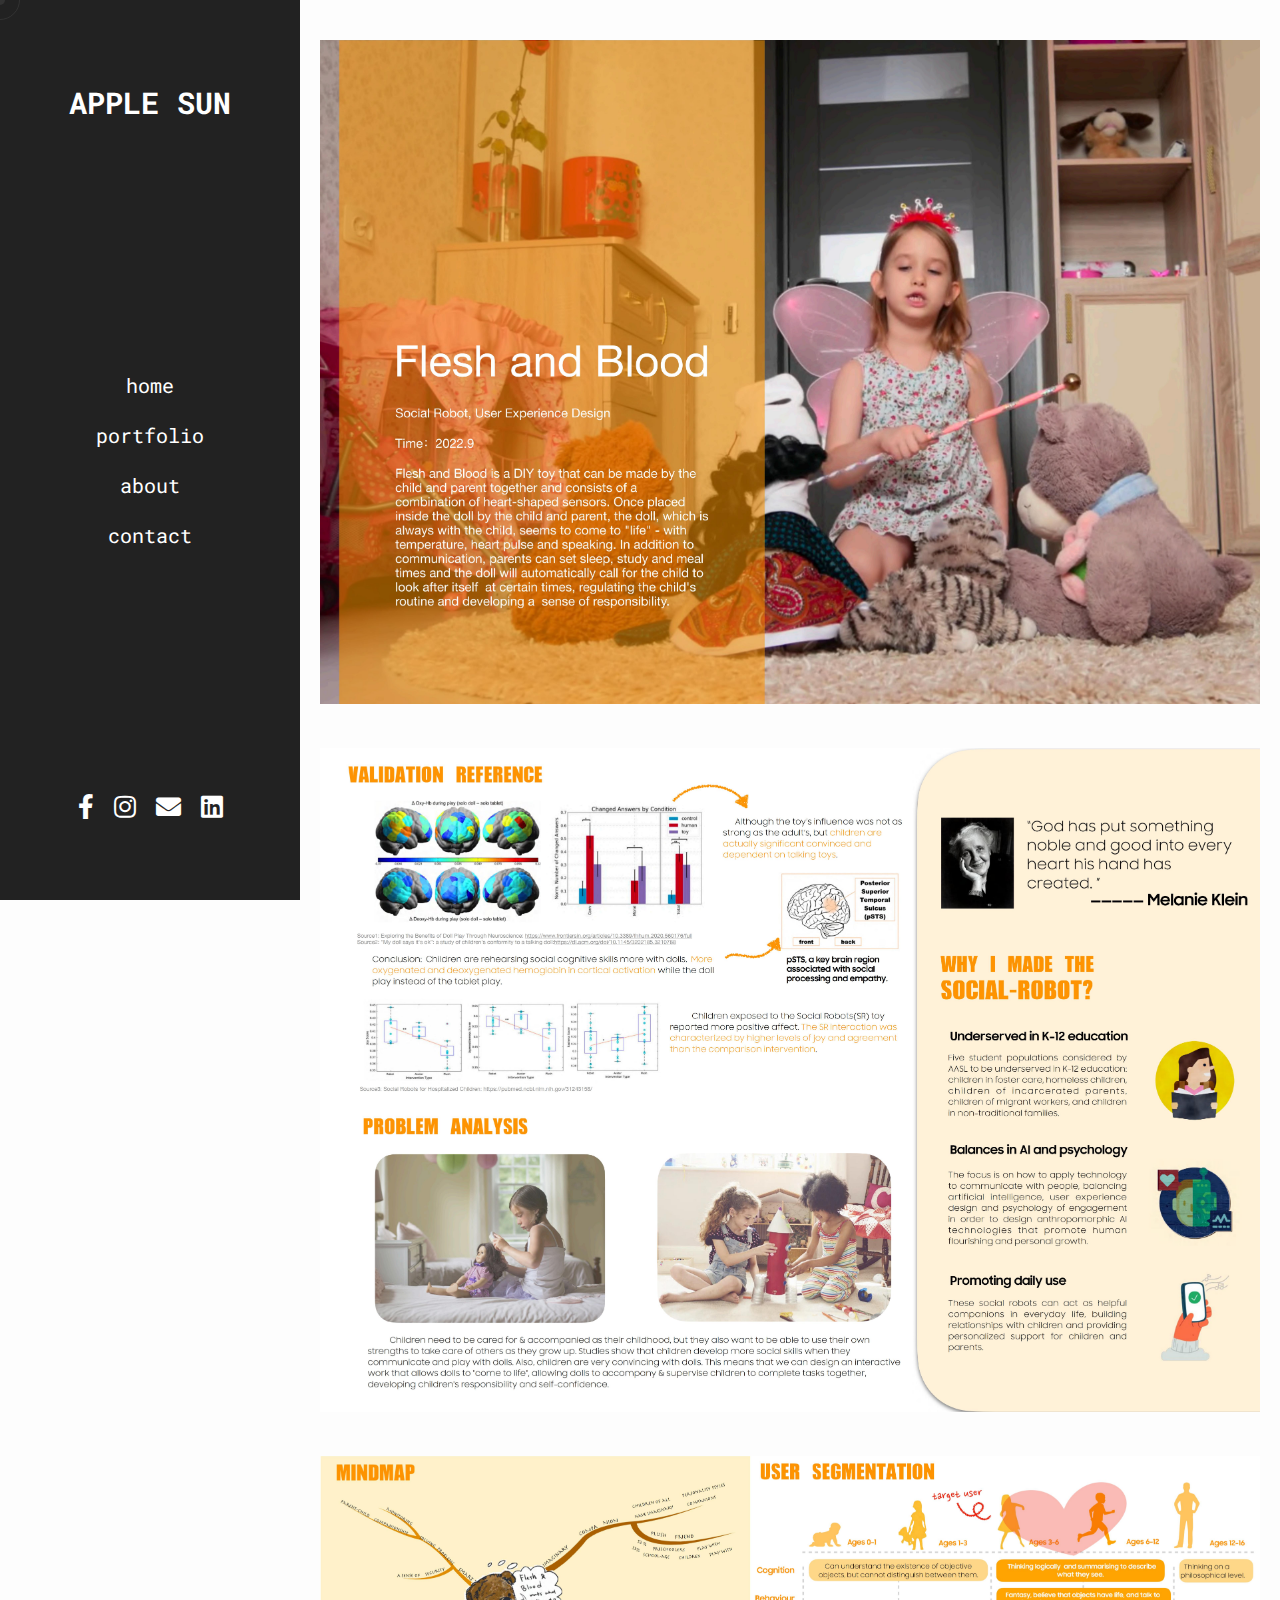
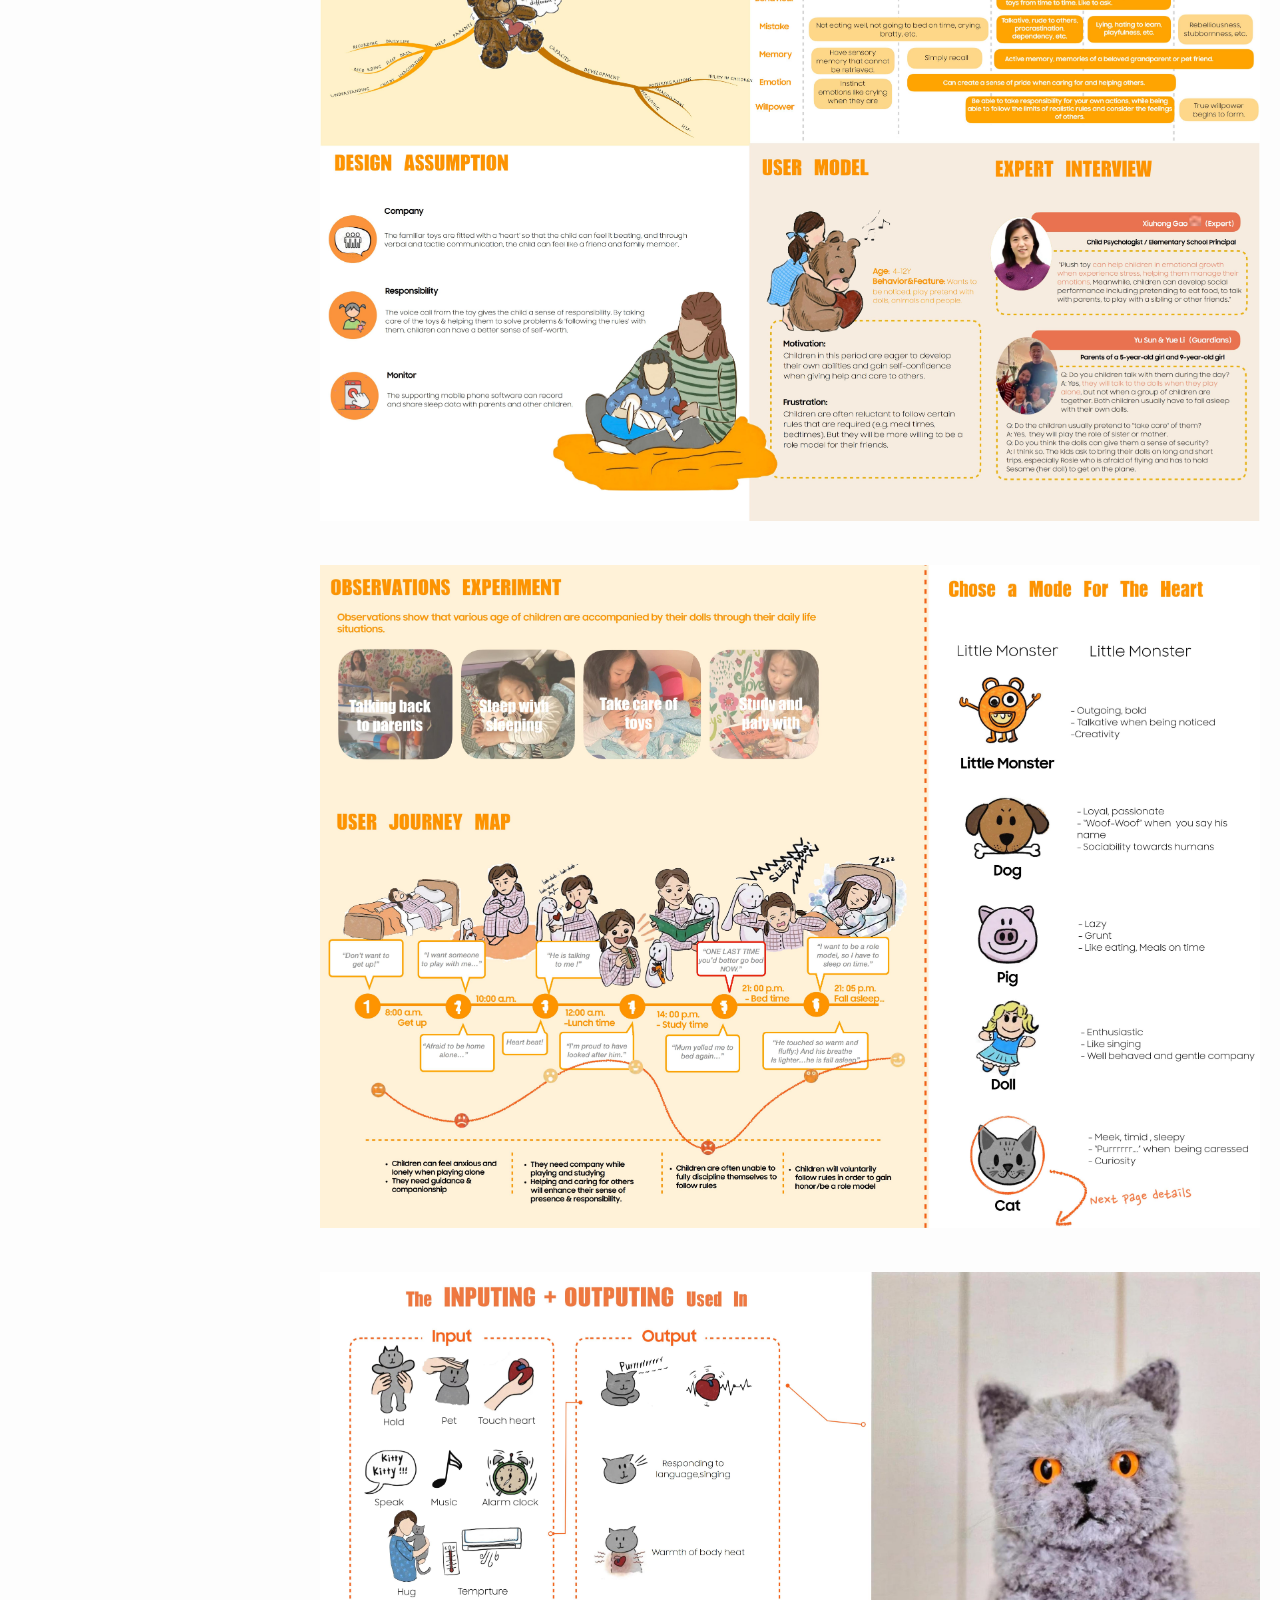
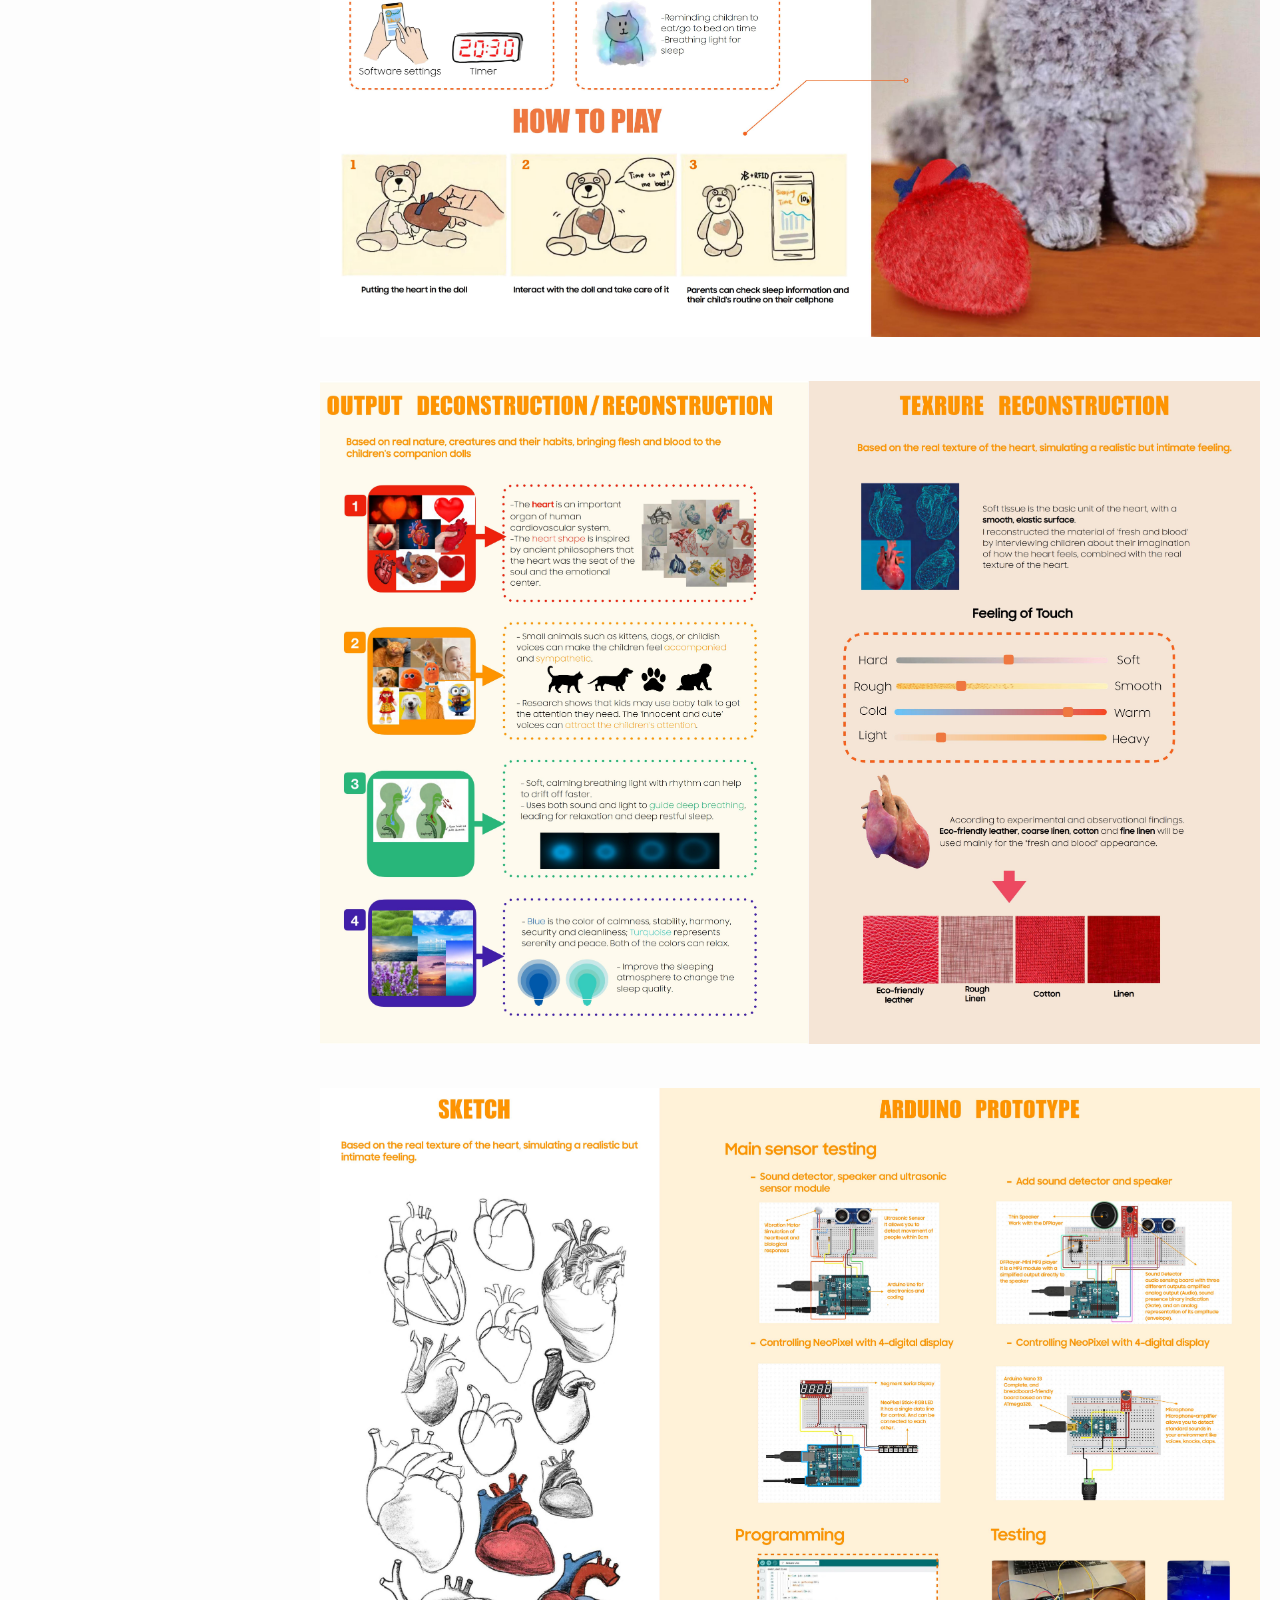
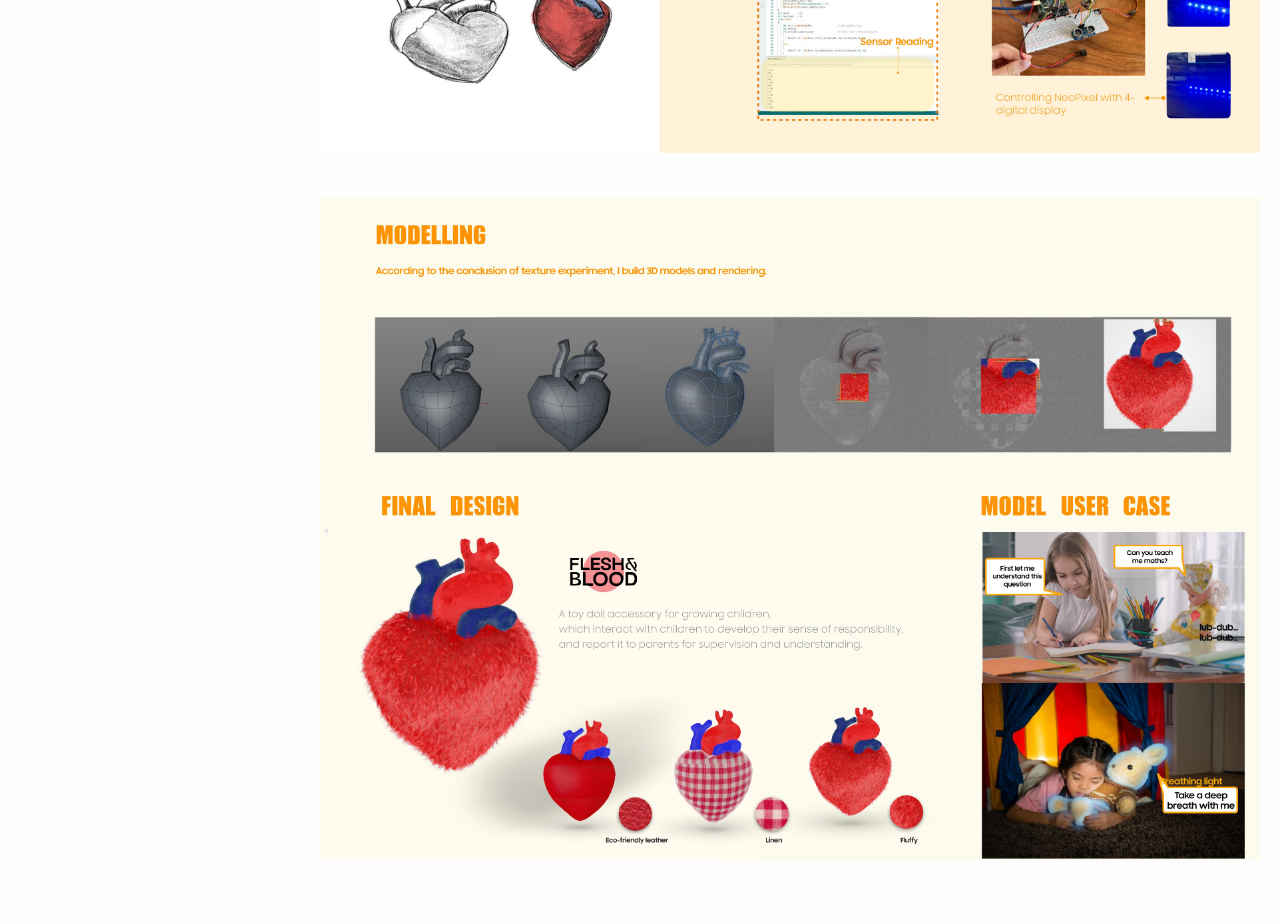
<file: flesh.html>
<!DOCTYPE html>
<html lang="en">
<head>
    <meta charset="UTF-8">
    <meta http-equiv="X-UA-Compatible" content="IE=edge">
    <meta name="viewport" content="width=device-width, initial-scale=1.0">
    <title>Museum</title>

    <!-- font awesome cdn link  -->
    <link rel="stylesheet" href="https://cdnjs.cloudflare.com/ajax/libs/font-awesome/5.15.3/css/all.min.css">
  

    <!-- custom css file link  -->
    <link rel="stylesheet" href="css/style.css">

</head>
<body>

<!-- custom cursors  -->
<div class="cursor-1"></div>
<div class="cursor-2"></div>


<div id="menu-bars" class="fas fa-bars"></div>
    
<!-- header section starts  -->

<header>

    <a href="#" class="logo"> Apple Sun </a>

    <nav class="navbar">
        <a href="index.html#home">home</a>
        <a href="index.html#portfolio">portfolio</a>
        <a href="index.html#about">about</a>
        <a href="index.html#contact">contact</a>
    </nav>

    <div class="follow">
        <a href="https://www.facebook.com/Zhuofan Su/" class="fab fa-facebook-f"></a>
        <a href="https://www.instagram.com/catcatgirlo_o/" class="fab fa-instagram"></a>
        <a href="mailto:zhuofans@andrew.cmu.edu" class="fas fa-envelope"></a>
        <a href="https://www.linkedin.com/in/apple-sun-2948a728a/" class="fab fa-linkedin"></a>
        <!--
            Font Awesome classes. Font Awesome has two types of classes for icons:

            Brands Icons (e.g., "fab fa-facebook-f"): These are used for social media icons and are prefixed with "fab."
            
            Solid Icons (e.g., "fas fa-envelope"): These are used for solid-filled icons and are prefixed with "fas."
        -->
    </div>

</header>

<!-- header section ends -->
<!-- title section starts -->
<section id="portfolio">
    <!--
    <div class="portfolio-intro">
        <h1 class="portfolio-title">Touching Museum</h1>
        <h2 class="portfolio-subtitle">Human-computer interaction design</h2>
        <h2 class="portfolio-subtitle">User experience design</h2>
        <p class="portfolio-date">Time: 2021.5</p>
        <p class="portfolio-personal">Personal Design</p>
    </div>
     -->
     <!--
    <div class="portfolio-description">
        <h3 class="description-title"></h3>
        <img src="images/museum/touch museum.jpg" alt="Portfolio introduction image">
    </div>
    -->

    <div class="portfolio-content">
        <h3 class="content-title"></h3>
        <div class="portfolio-item">
            <img src="images/flesh/flesh.jpg" alt="Content image 1">
        </div>
        <div class="portfolio-item">
            <img src="images/flesh/flesh01.jpg" alt="Content image 2">
        </div>
        <div class="portfolio-item">
            <img src="images/flesh/flesh02.jpg" alt="Content image 2">
        </div>
        <div class="portfolio-item">
            <img src="images/flesh/flesh03.jpg" alt="Content image 3">
        </div>
        <div class="portfolio-item">
            <img src="images/flesh/flesh04.jpg" alt="Content image 4">
        </div>
        <div class="portfolio-item">
            <img src="images/flesh/flesh05.jpg" alt="Content image 4">
        </div>
        <div class="portfolio-item">
            <img src="images/flesh/flesh06.jpg" alt="Content image 4">
        </div>
        <div class="portfolio-item">
            <img src="images/flesh/flesh07.jpg" alt="Content image 4">
        </div>
    </div>
</section>
<!-- title section ends -->

<!-- custom js file link  -->
<script src="js/script.js"></script>



</body>
</html>
</file>
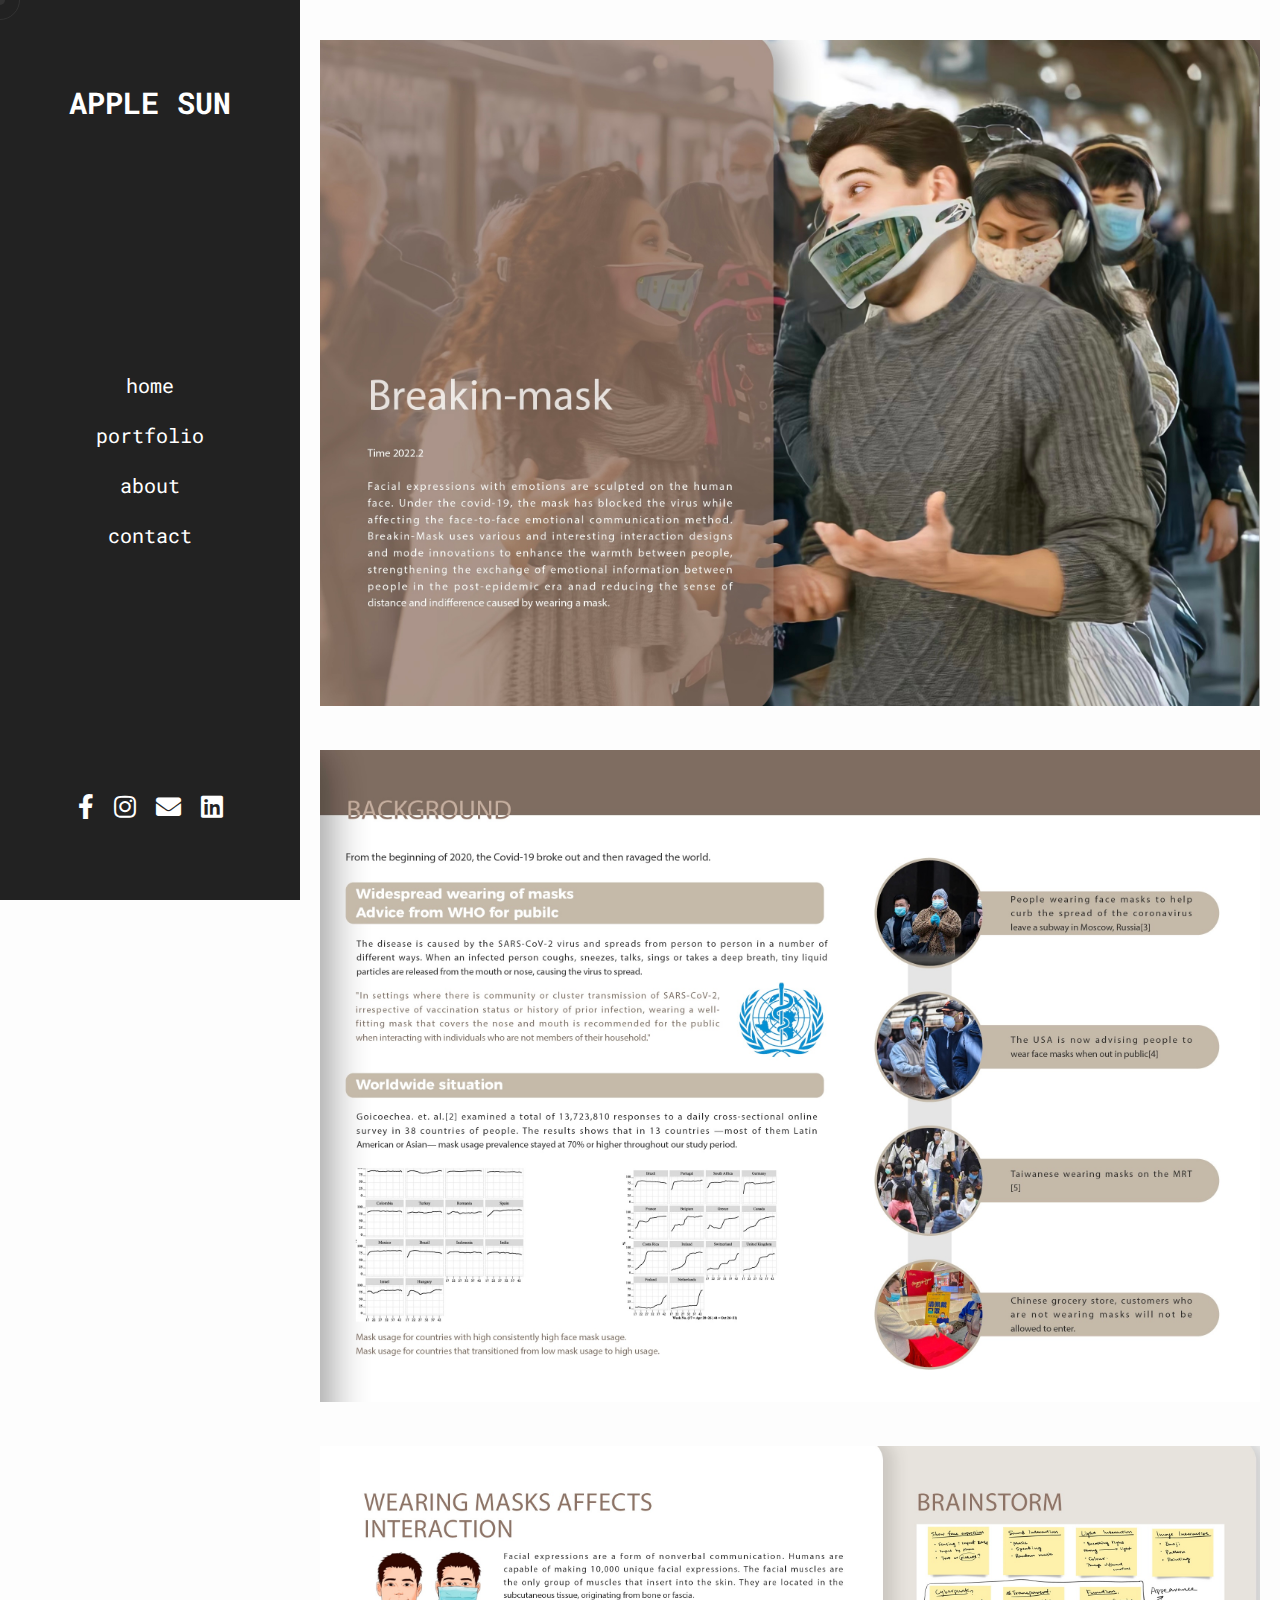
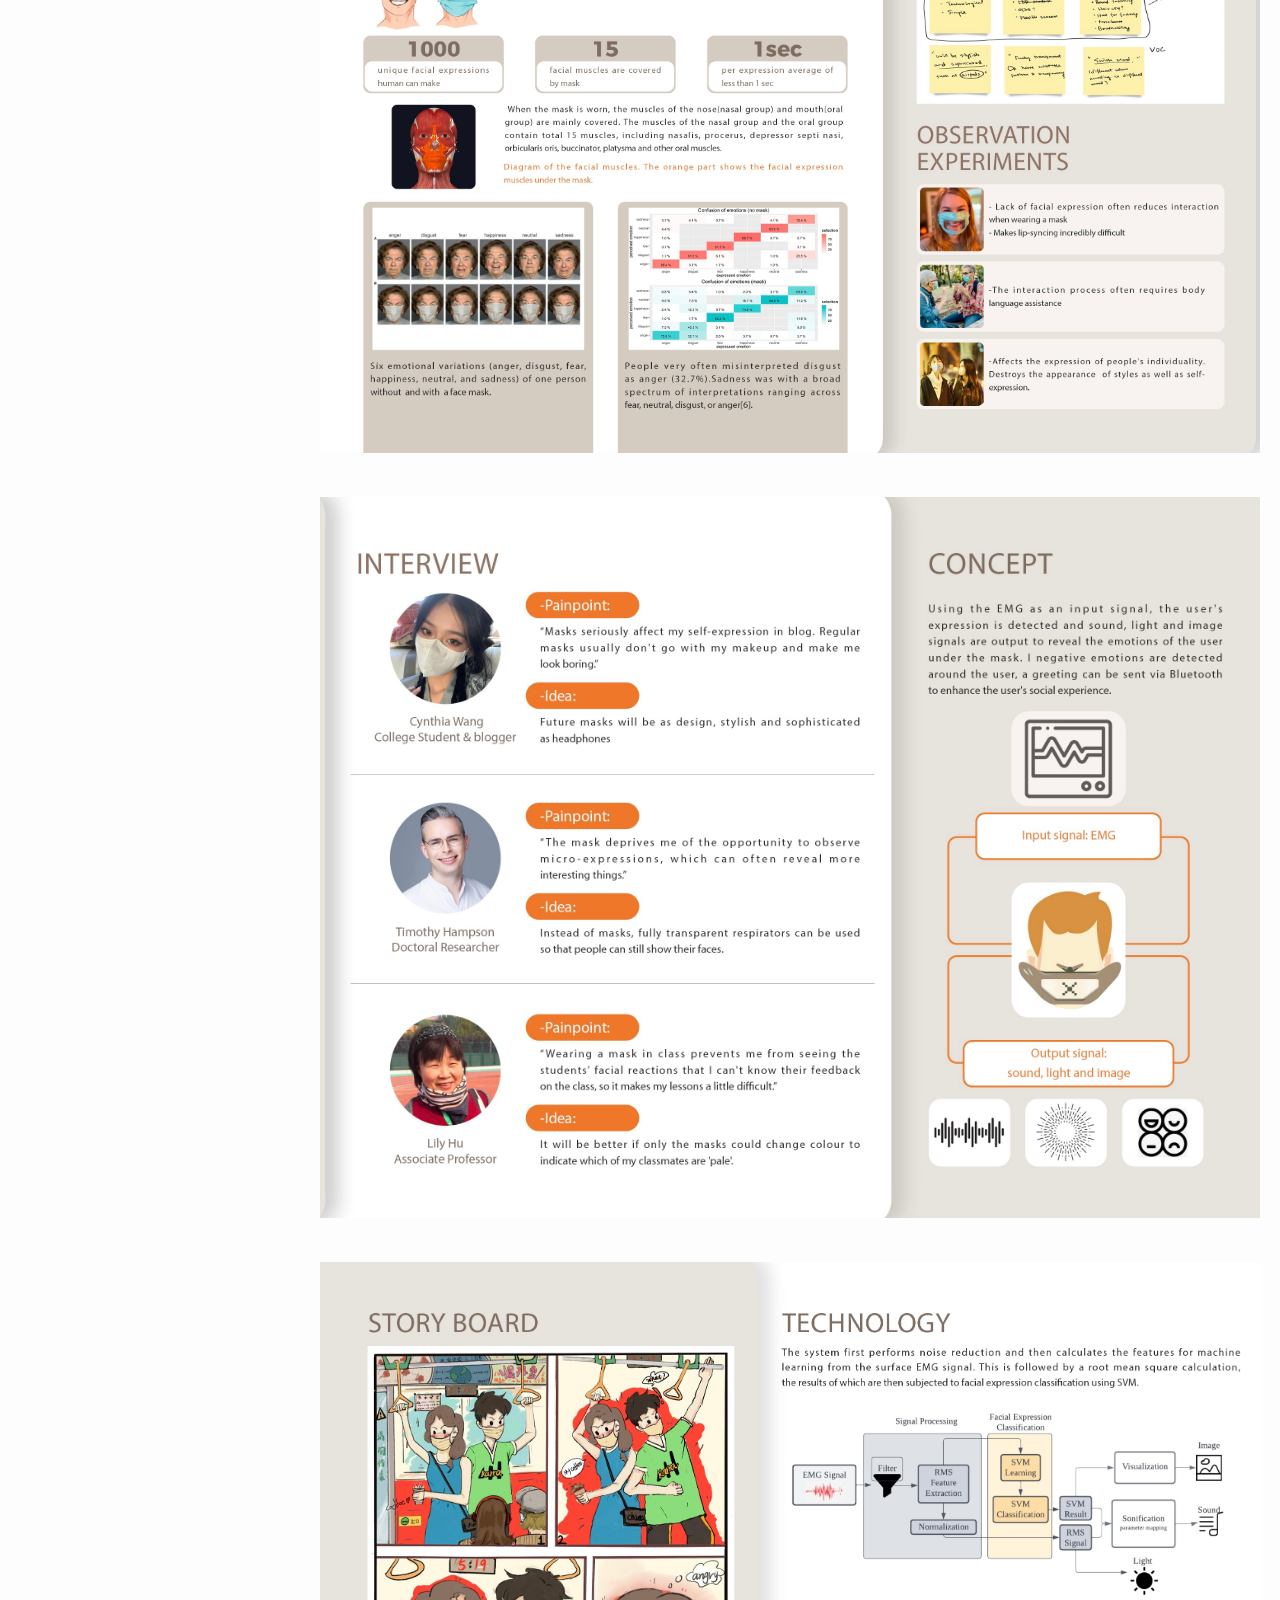
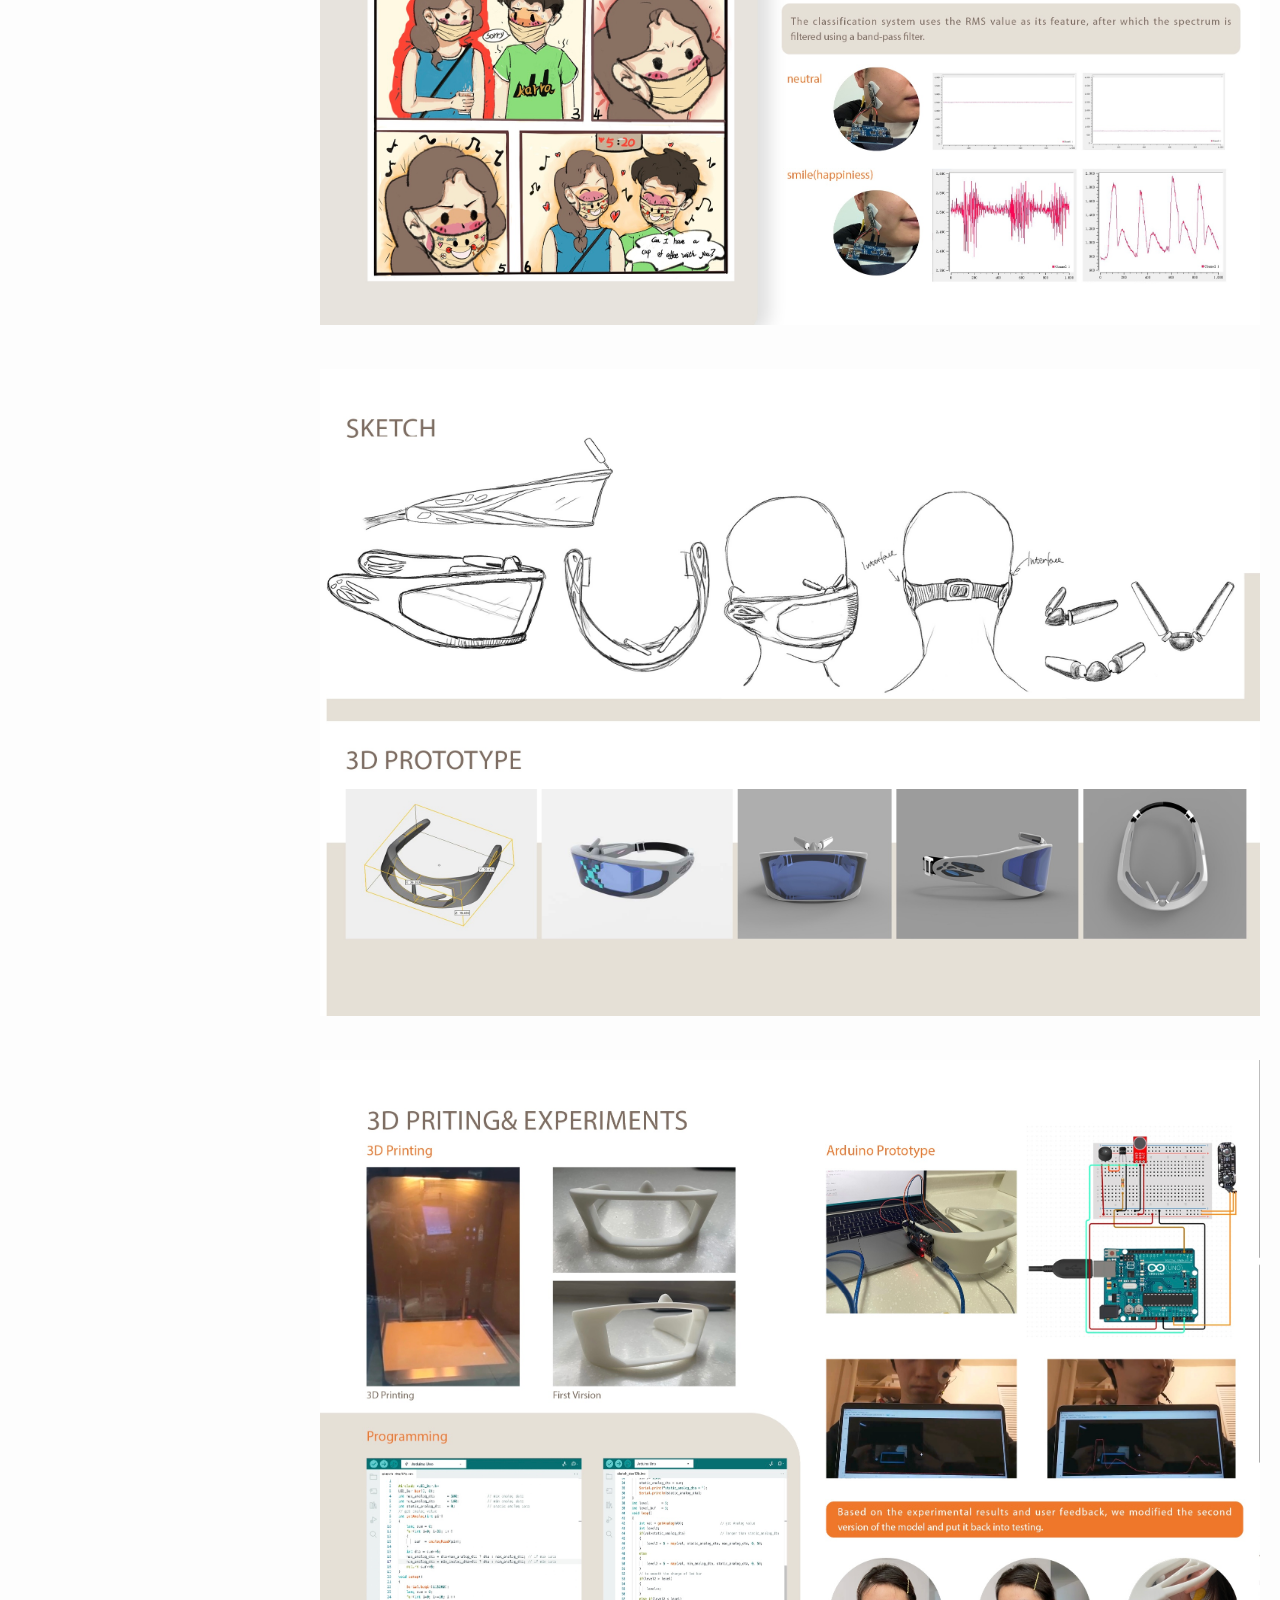
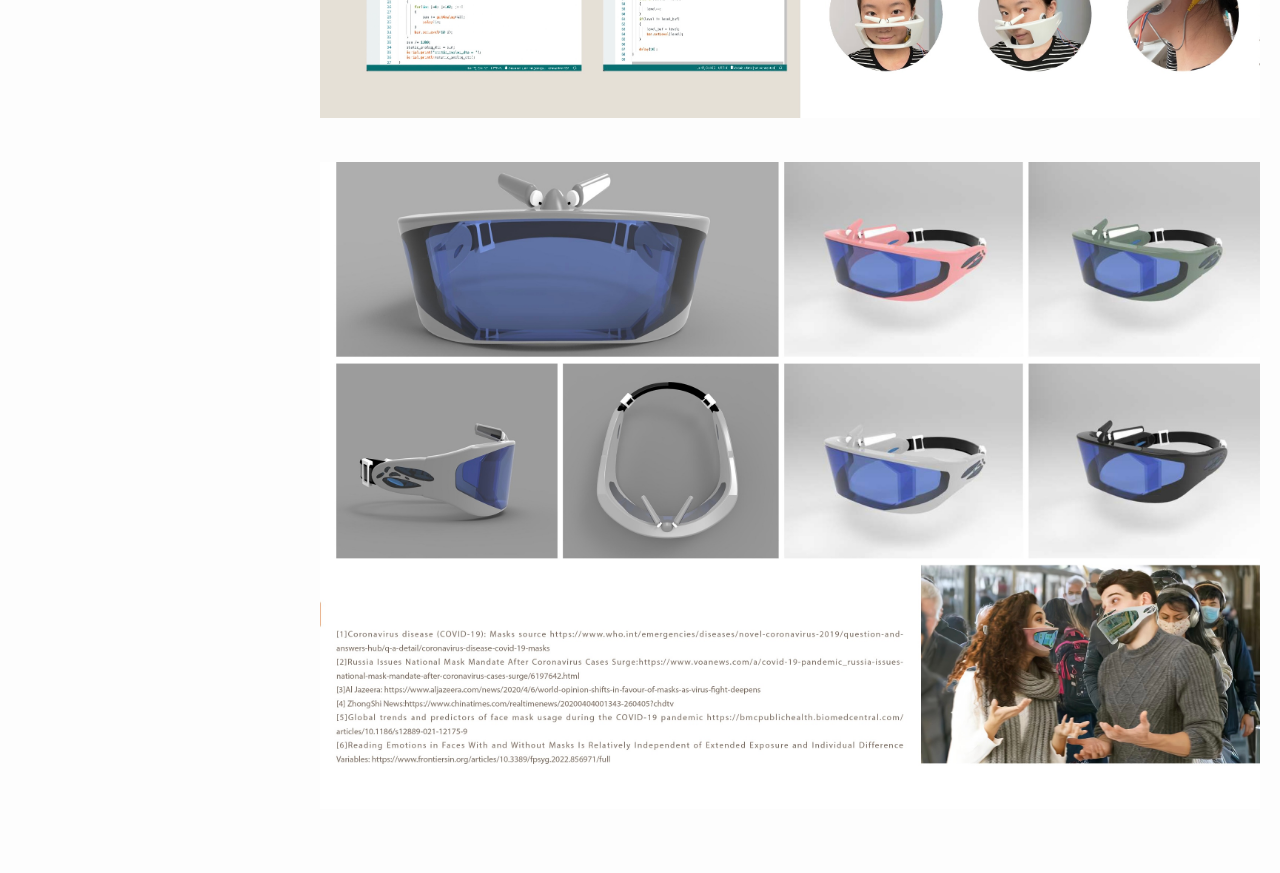
<file: mask.html>
<!DOCTYPE html>
<html lang="en">
<head>
    <meta charset="UTF-8">
    <meta http-equiv="X-UA-Compatible" content="IE=edge">
    <meta name="viewport" content="width=device-width, initial-scale=1.0">
    <title>Mask</title>

    <!-- font awesome cdn link  -->
    <link rel="stylesheet" href="https://cdnjs.cloudflare.com/ajax/libs/font-awesome/5.15.3/css/all.min.css">
  

    <!-- custom css file link  -->
    <link rel="stylesheet" href="css/style.css">

</head>
<body>

<!-- custom cursors  -->
<div class="cursor-1"></div>
<div class="cursor-2"></div>


<div id="menu-bars" class="fas fa-bars"></div>
    
<!-- header section starts  -->

<header>

    <a href="#" class="logo"> Apple Sun </a>

    <nav class="navbar">
        <a href="index.html#home">home</a>
        <a href="index.html#portfolio">portfolio</a>
        <a href="index.html#about">about</a>
        <a href="index.html#contact">contact</a>
    </nav>

    <div class="follow">
        <a href="https://www.facebook.com/Zhuofan Su/" class="fab fa-facebook-f"></a>
        <a href="https://www.instagram.com/catcatgirlo_o/" class="fab fa-instagram"></a>
        <a href="mailto:zhuofans@andrew.cmu.edu" class="fas fa-envelope"></a>
        <a href="https://www.linkedin.com/in/apple-sun-2948a728a/" class="fab fa-linkedin"></a>
        <!--
            Font Awesome classes. Font Awesome has two types of classes for icons:

            Brands Icons (e.g., "fab fa-facebook-f"): These are used for social media icons and are prefixed with "fab."
            
            Solid Icons (e.g., "fas fa-envelope"): These are used for solid-filled icons and are prefixed with "fas."
        -->
    </div>

</header>

<!-- header section ends -->
<!-- title section starts -->
<section id="portfolio">
    <!--
    <div class="portfolio-intro">
        <h1 class="portfolio-title">Touching Museum</h1>
        <h2 class="portfolio-subtitle">Human-computer interaction design</h2>
        <h2 class="portfolio-subtitle">User experience design</h2>
        <p class="portfolio-date">Time: 2021.5</p>
        <p class="portfolio-personal">Personal Design</p>
    </div>
     -->
     <!--
    <div class="portfolio-description">
        <h3 class="description-title"></h3>
        <img src="images/museum/touch museum.jpg" alt="Portfolio introduction image">
    </div>
    -->

    <div class="portfolio-content">
        <h3 class="content-title"></h3>
        <div class="portfolio-item">
            <img src="images/mask/mask.jpg" alt="Content image 1">
        </div>
        <div class="portfolio-item">
            <img src="images/mask/mask2.jpg" alt="Content image 2">
        </div>
        <div class="portfolio-item">
            <img src="images/mask/mask3.jpg" alt="Content image 3">
        </div>
        <div class="portfolio-item">
            <img src="images/mask/mask4.jpg" alt="Content image 4">
        </div>
        <div class="portfolio-item">
            <img src="images/mask/mask5.jpg" alt="Content image 4">
        </div>
        <div class="portfolio-item">
            <img src="images/mask/mask6.jpg" alt="Content image 4">
        </div>
        <div class="portfolio-item">
            <img src="images/mask/mask7.jpg" alt="Content image 4">
        </div>
        <div class="portfolio-item">
            <img src="images/mask/mask8.jpg" alt="Content image 4">
        </div>
    </div>
</section>
<!-- title section ends -->

<!-- custom js file link  -->
<script src="js/script.js"></script>



</body>
</html>
</file>
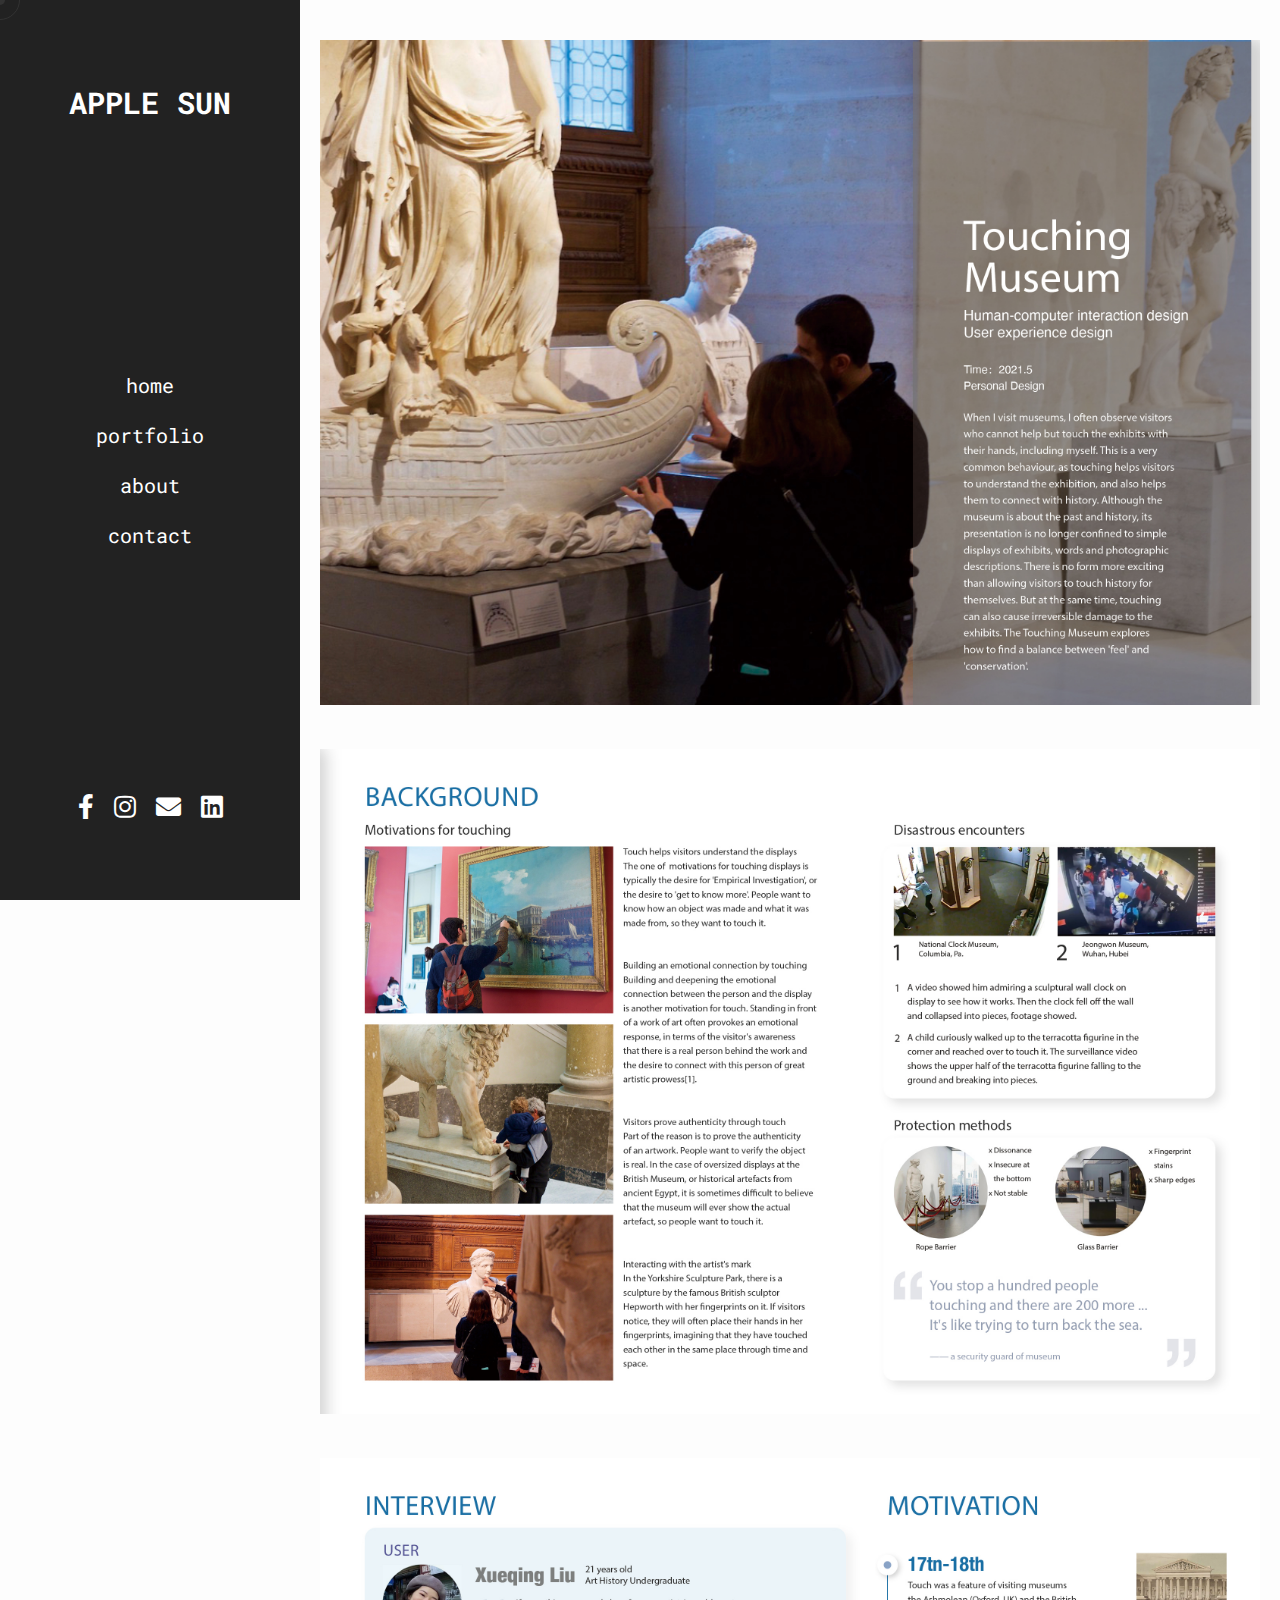
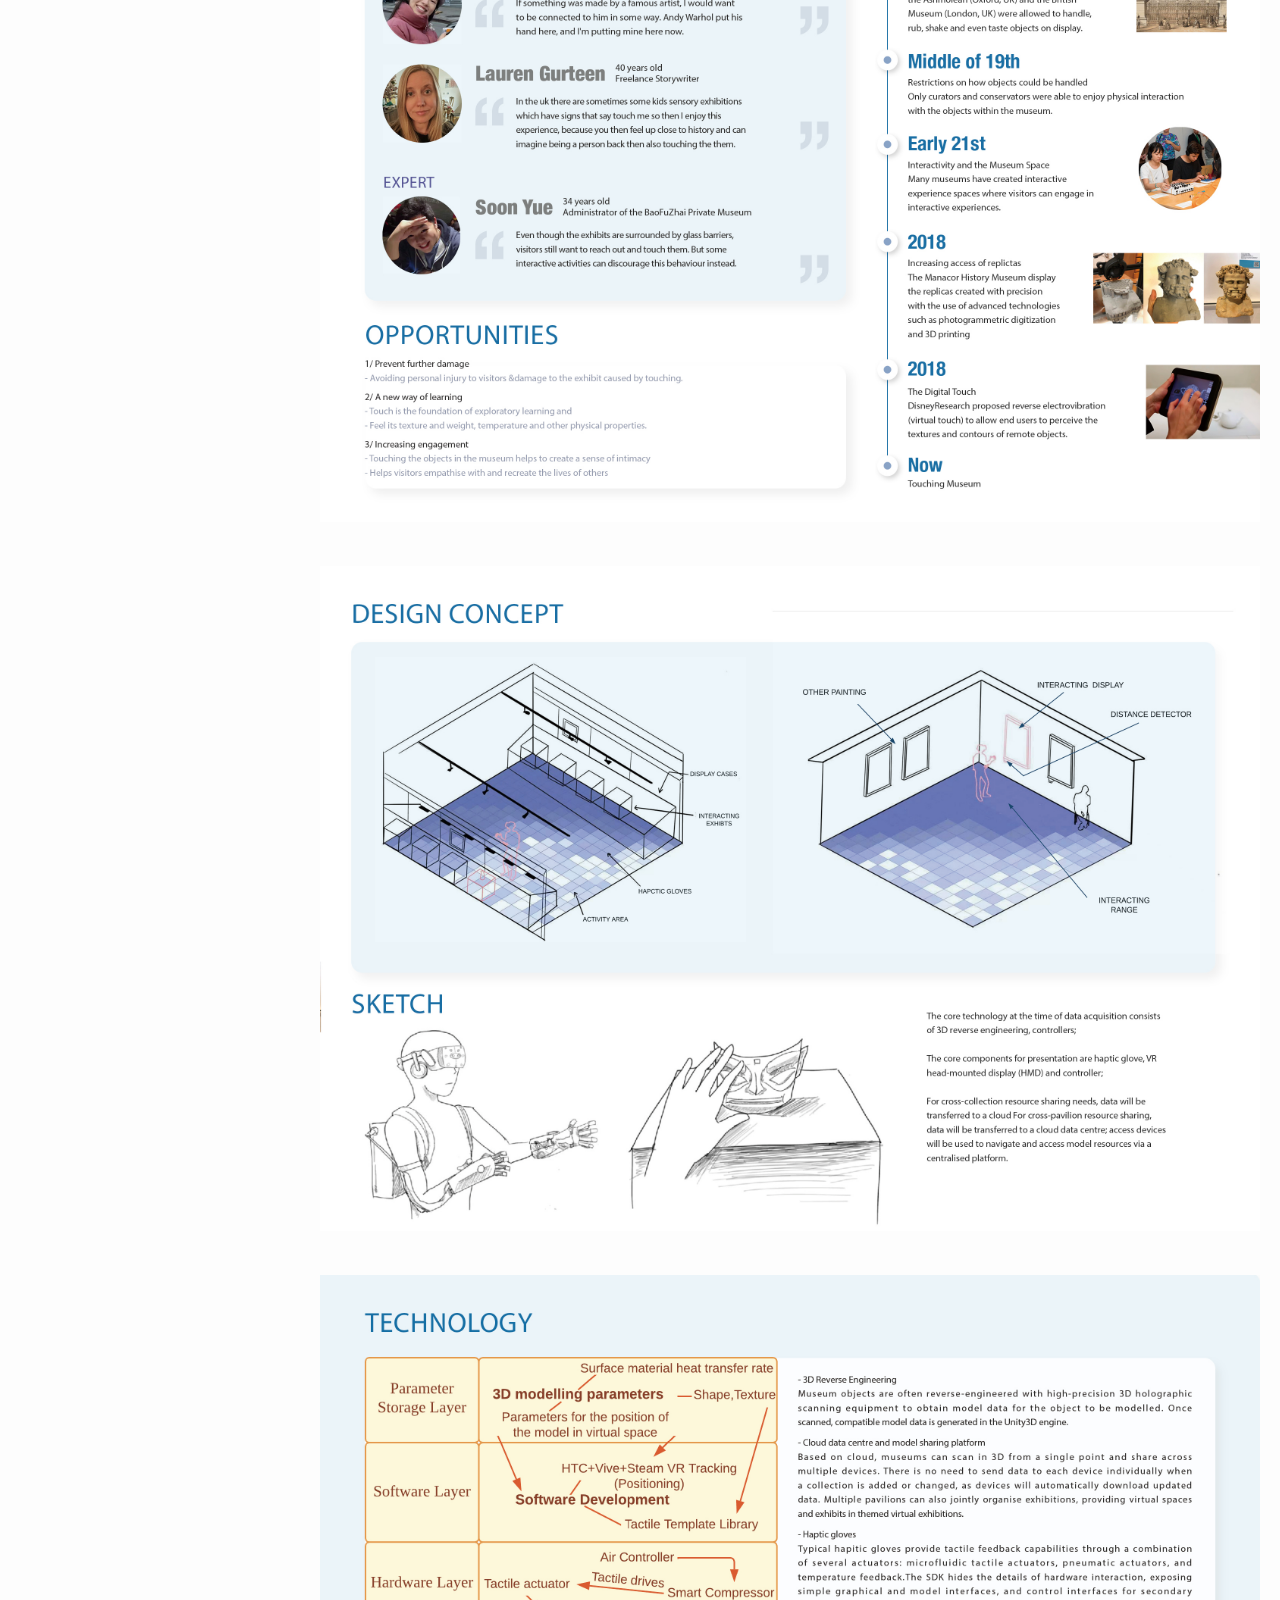
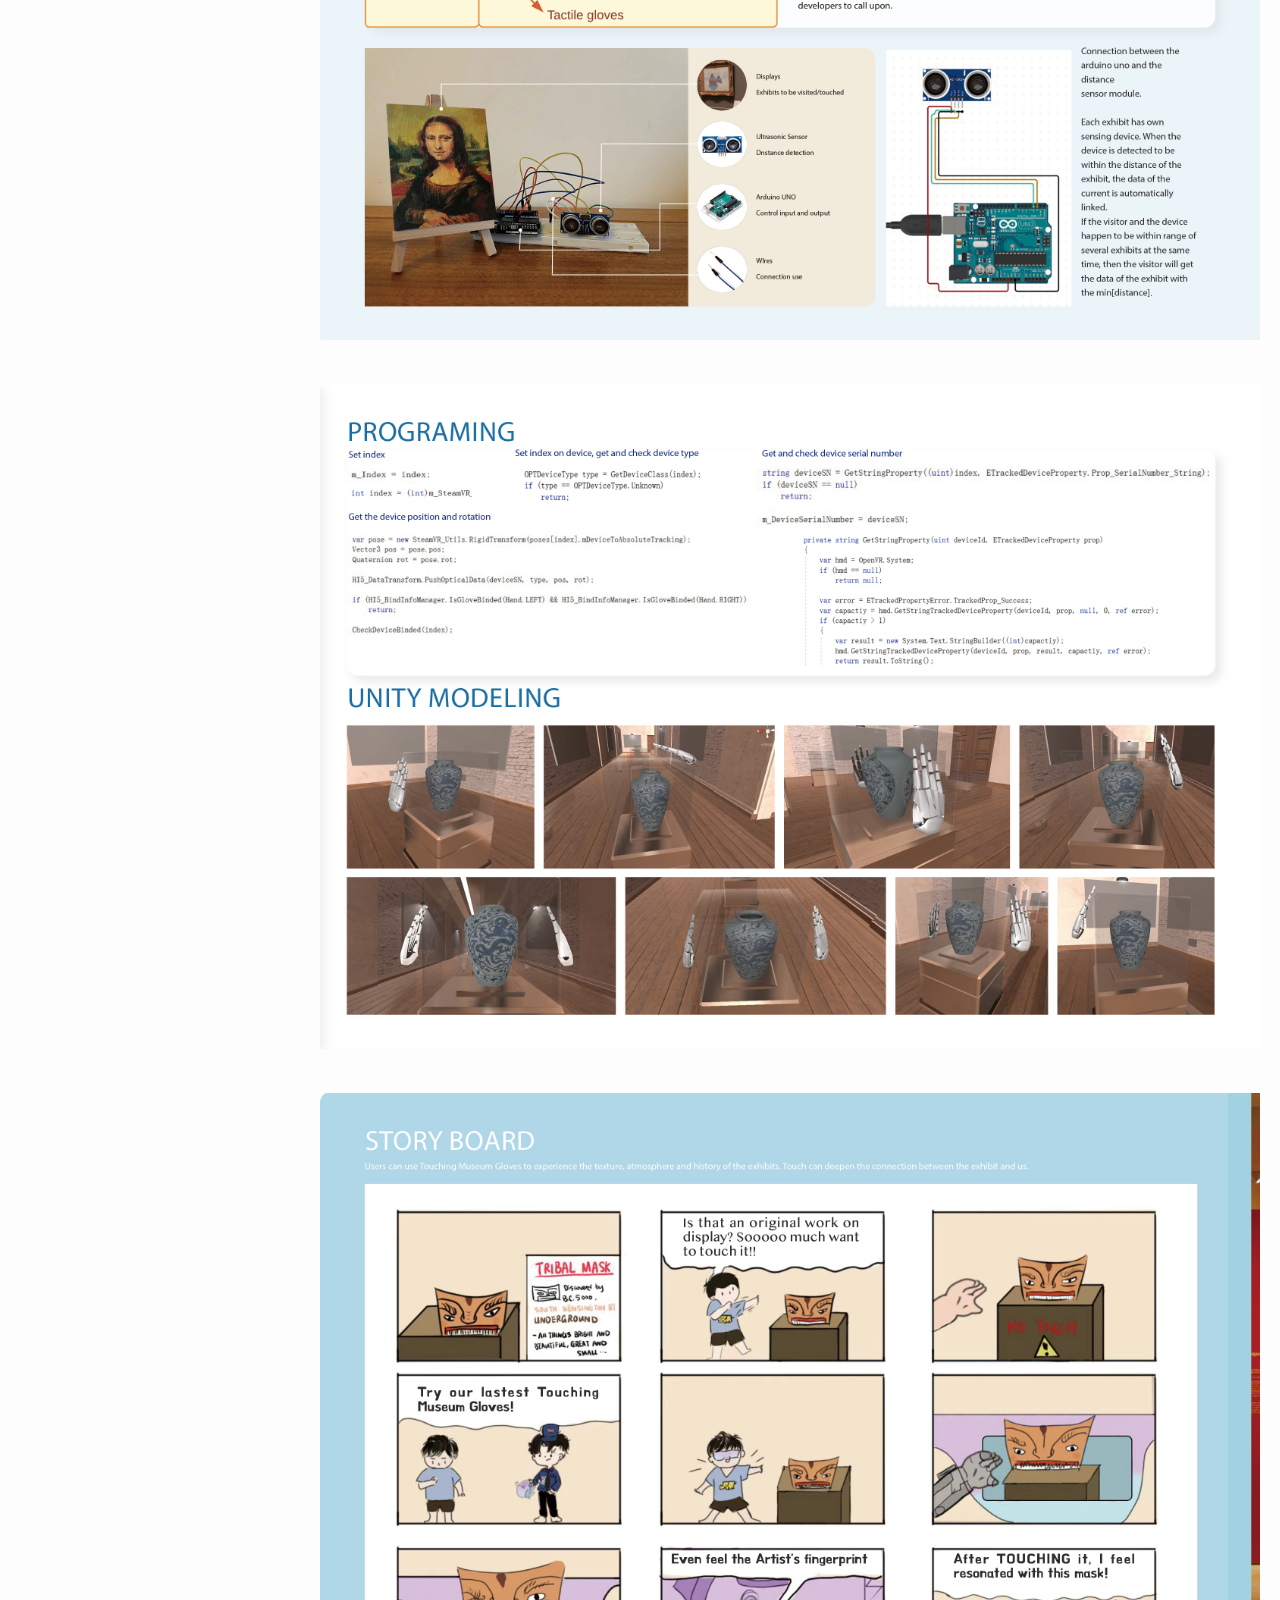
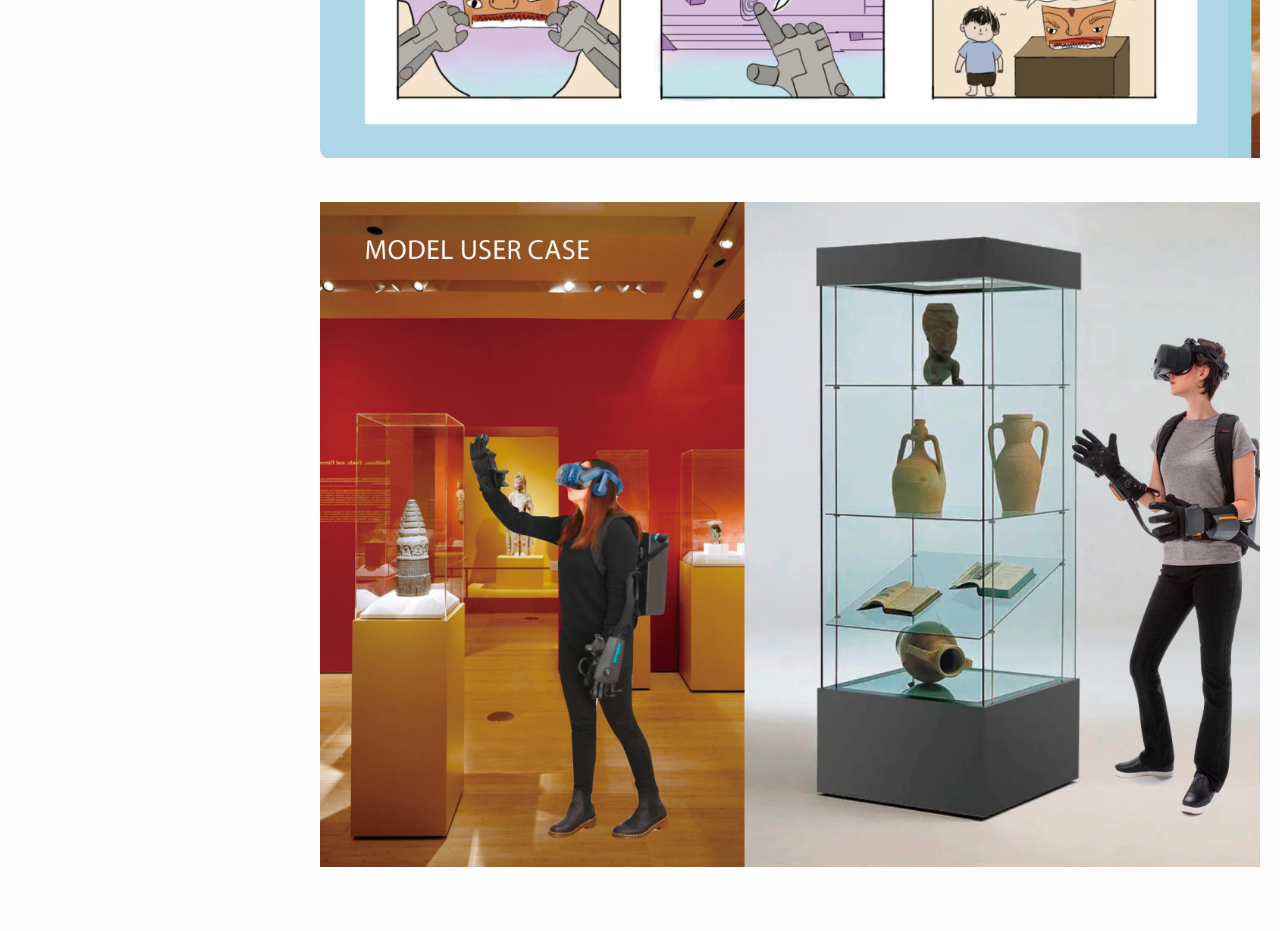
<file: museum.html>
<!DOCTYPE html>
<html lang="en">
<head>
    <meta charset="UTF-8">
    <meta http-equiv="X-UA-Compatible" content="IE=edge">
    <meta name="viewport" content="width=device-width, initial-scale=1.0">
    <title>Museum</title>

    <!-- font awesome cdn link  -->
    <link rel="stylesheet" href="https://cdnjs.cloudflare.com/ajax/libs/font-awesome/5.15.3/css/all.min.css">
  

    <!-- custom css file link  -->
    <link rel="stylesheet" href="css/style.css">

</head>
<body>

<!-- custom cursors  -->
<div class="cursor-1"></div>
<div class="cursor-2"></div>


<div id="menu-bars" class="fas fa-bars"></div>
    
<!-- header section starts  -->

<header>

    <a href="#" class="logo"> Apple Sun </a>

    <nav class="navbar">
        <a href="index.html#home">home</a>
        <a href="index.html#portfolio">portfolio</a>
        <a href="index.html#about">about</a>
        <a href="index.html#contact">contact</a>
    </nav>

    <div class="follow">
        <a href="https://www.facebook.com/Zhuofan Su/" class="fab fa-facebook-f"></a>
        <a href="https://www.instagram.com/catcatgirlo_o/" class="fab fa-instagram"></a>
        <a href="mailto:zhuofans@andrew.cmu.edu" class="fas fa-envelope"></a>
        <a href="https://www.linkedin.com/in/apple-sun-2948a728a/" class="fab fa-linkedin"></a>
        <!--
            Font Awesome classes. Font Awesome has two types of classes for icons:

            Brands Icons (e.g., "fab fa-facebook-f"): These are used for social media icons and are prefixed with "fab."
            
            Solid Icons (e.g., "fas fa-envelope"): These are used for solid-filled icons and are prefixed with "fas."
        -->
    </div>

</header>

<!-- header section ends -->
<!-- title section starts -->
<section id="portfolio">
    <!--
    <div class="portfolio-intro">
        <h1 class="portfolio-title">Touching Museum</h1>
        <h2 class="portfolio-subtitle">Human-computer interaction design</h2>
        <h2 class="portfolio-subtitle">User experience design</h2>
        <p class="portfolio-date">Time: 2021.5</p>
        <p class="portfolio-personal">Personal Design</p>
    </div>
     -->
    <div class="portfolio-description">
        <h3 class="description-title"></h3>
        <img src="images/museum/touch museum.jpg" alt="Portfolio introduction image">
    </div>

    <div class="portfolio-content">
        <h3 class="content-title"></h3>
        <div class="portfolio-item">
            <img src="images/museum/touch museum2.jpg" alt="Content image 1">
        </div>
        <div class="portfolio-item">
            <img src="images/museum/touch museum3.jpg" alt="Content image 2">
        </div>
        <div class="portfolio-item">
            <img src="images/museum/touch museum4.jpg" alt="Content image 3">
        </div>
        <div class="portfolio-item">
            <img src="images/museum/touch museum5.jpg" alt="Content image 4">
        </div>
        <div class="portfolio-item">
            <img src="images/museum/touch museum6.jpg" alt="Content image 5">
        </div>
        <div class="portfolio-item">
            <img src="images/museum/touch museum7.jpg" alt="Content image 6">
        </div>
        <div class="portfolio-item">
            <img src="images/museum/touch museum8.jpg" alt="Content image 7">
        </div>
    </div>
</section>
<!-- title section ends -->

<!-- custom js file link  -->
<script src="js/script.js"></script>



</body>
</html>
</file>
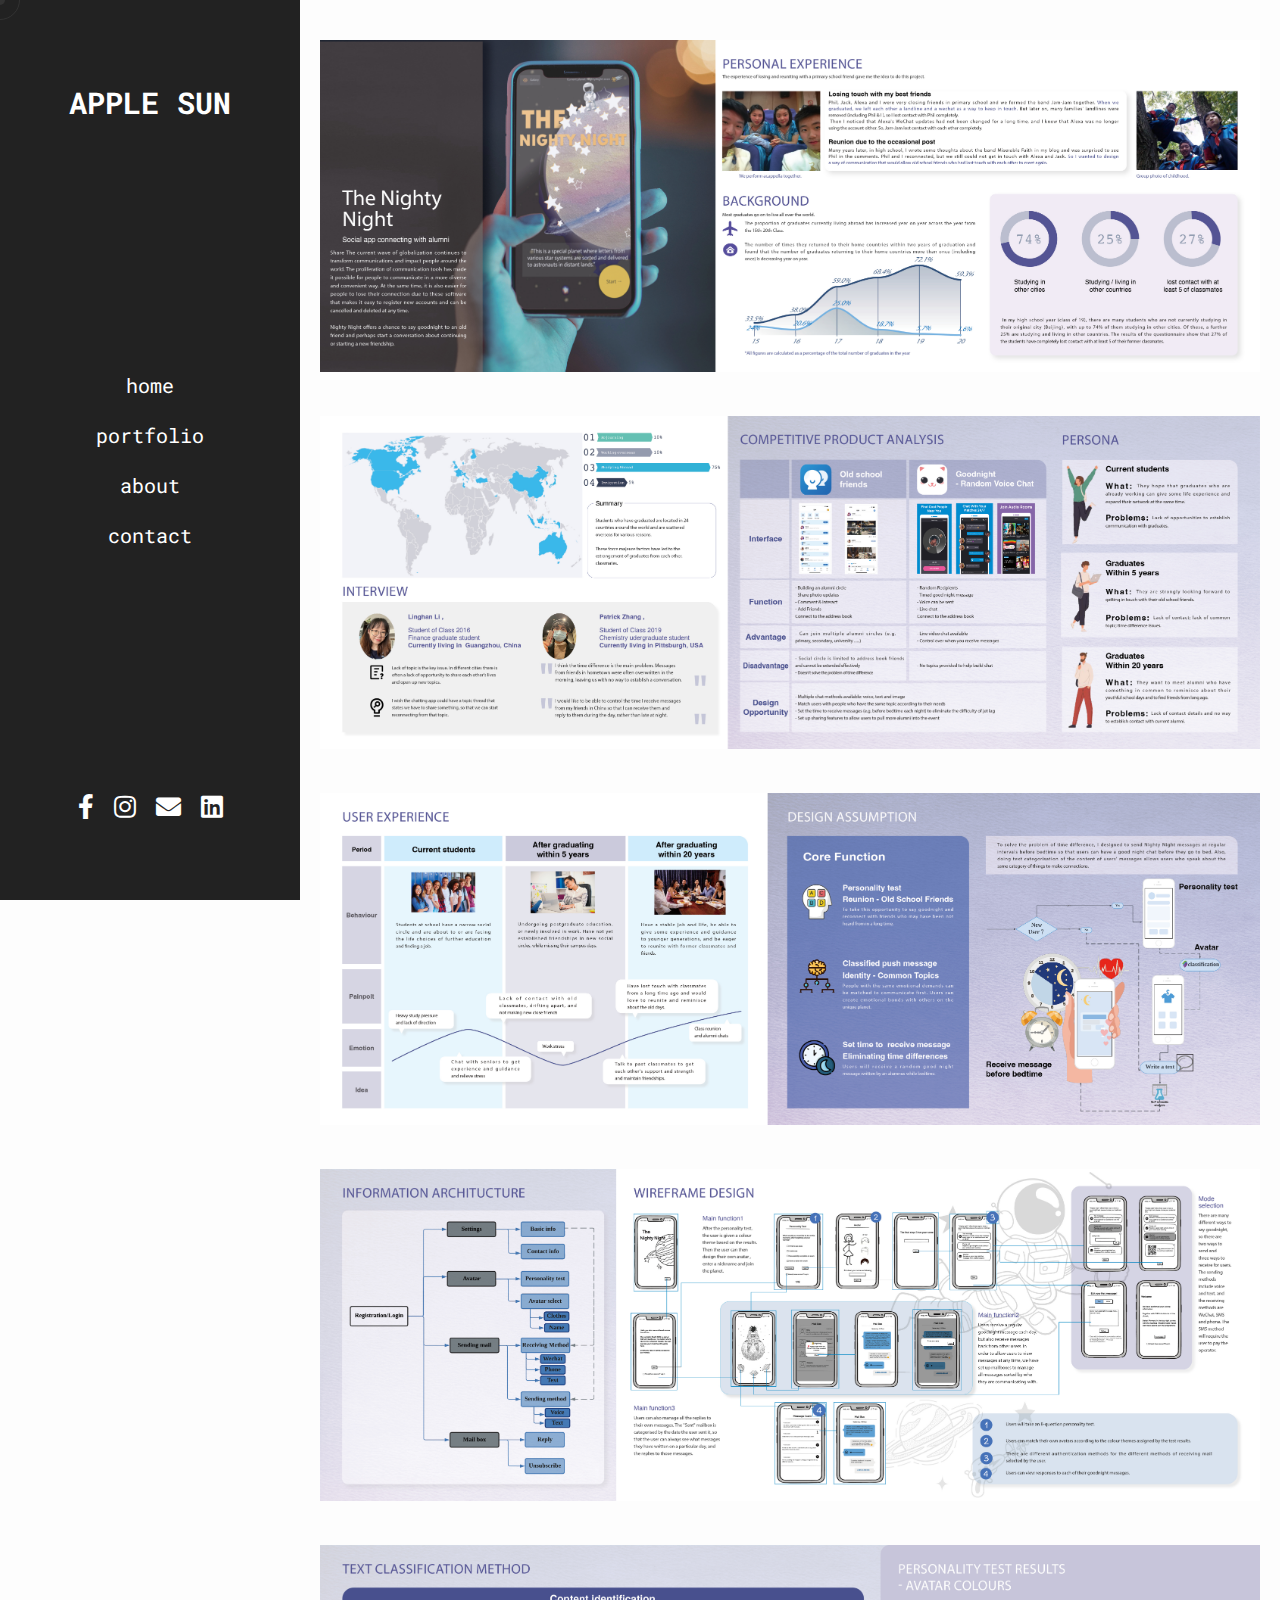
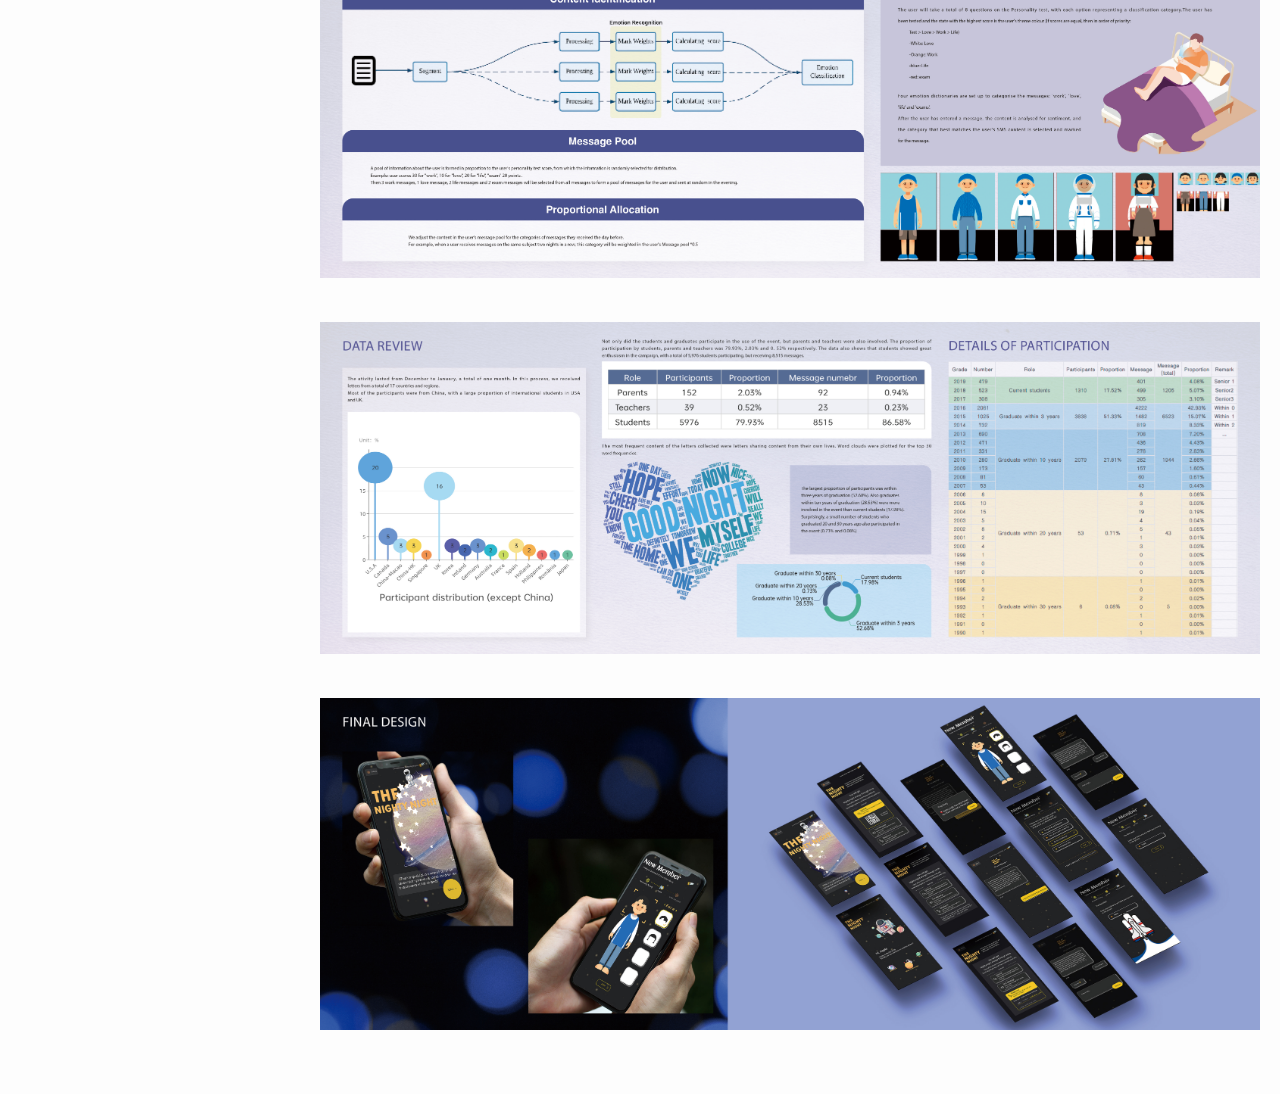
<file: nightynight.html>
<!DOCTYPE html>
<html lang="en">
<head>
    <meta charset="UTF-8">
    <meta http-equiv="X-UA-Compatible" content="IE=edge">
    <meta name="viewport" content="width=device-width, initial-scale=1.0">
    <title>Nighty Night</title>

    <!-- font awesome cdn link  -->
    <link rel="stylesheet" href="https://cdnjs.cloudflare.com/ajax/libs/font-awesome/5.15.3/css/all.min.css">
  

    <!-- custom css file link  -->
    <link rel="stylesheet" href="css/style.css">

</head>
<body>

<!-- custom cursors  -->
<div class="cursor-1"></div>
<div class="cursor-2"></div>


<div id="menu-bars" class="fas fa-bars"></div>
    
<!-- header section starts  -->

<header>

    <a href="#" class="logo"> Apple Sun </a>

    <nav class="navbar">
        <a href="index.html#home">home</a>
        <a href="index.html#portfolio">portfolio</a>
        <a href="index.html#about">about</a>
        <a href="index.html#contact">contact</a>
    </nav>

    <div class="follow">
        <a href="https://www.facebook.com/Zhuofan Su/" class="fab fa-facebook-f"></a>
        <a href="https://www.instagram.com/catcatgirlo_o/" class="fab fa-instagram"></a>
        <a href="mailto:zhuofans@andrew.cmu.edu" class="fas fa-envelope"></a>
        <a href="https://www.linkedin.com/in/apple-sun-2948a728a/" class="fab fa-linkedin"></a>
        <!--
            Font Awesome classes. Font Awesome has two types of classes for icons:

            Brands Icons (e.g., "fab fa-facebook-f"): These are used for social media icons and are prefixed with "fab."
            
            Solid Icons (e.g., "fas fa-envelope"): These are used for solid-filled icons and are prefixed with "fas."
        -->
    </div>

</header>

<!-- header section ends -->
<!-- title section starts -->
<section id="portfolio">
    <!--
    <div class="portfolio-intro">
        <h1 class="portfolio-title">Touching Museum</h1>
        <h2 class="portfolio-subtitle">Human-computer interaction design</h2>
        <h2 class="portfolio-subtitle">User experience design</h2>
        <p class="portfolio-date">Time: 2021.5</p>
        <p class="portfolio-personal">Personal Design</p>
    </div>
     -->
     <!--
    <div class="portfolio-description">
        <h3 class="description-title"></h3>
        <img src="images/museum/touch museum.jpg" alt="Portfolio introduction image">
    </div>
    -->

    <div class="portfolio-content">
        <h3 class="content-title"></h3>
        <div class="portfolio-item">
            <img src="images/night/nightynight.jpg" alt="Content image 1">
        </div>
        <div class="portfolio-item">
            <img src="images/night/nightynight2.jpg" alt="Content image 2">
        </div>
        <div class="portfolio-item">
            <img src="images/night/nightynight3.jpg" alt="Content image 3">
        </div>
        <div class="portfolio-item">
            <img src="images/night/nightynight4.jpg" alt="Content image 4">
        </div>
        <div class="portfolio-item">
            <img src="images/night/nightynight5.jpg" alt="Content image 4">
        </div>
        <div class="portfolio-item">
            <img src="images/night/nightynight6.jpg" alt="Content image 4">
        </div>
        <div class="portfolio-item">
            <img src="images/night/nightynight7.jpg" alt="Content image 4">
        </div>
    </div>
</section>
<!-- title section ends -->

<!-- custom js file link  -->
<script src="js/script.js"></script>



</body>
</html>
</file>
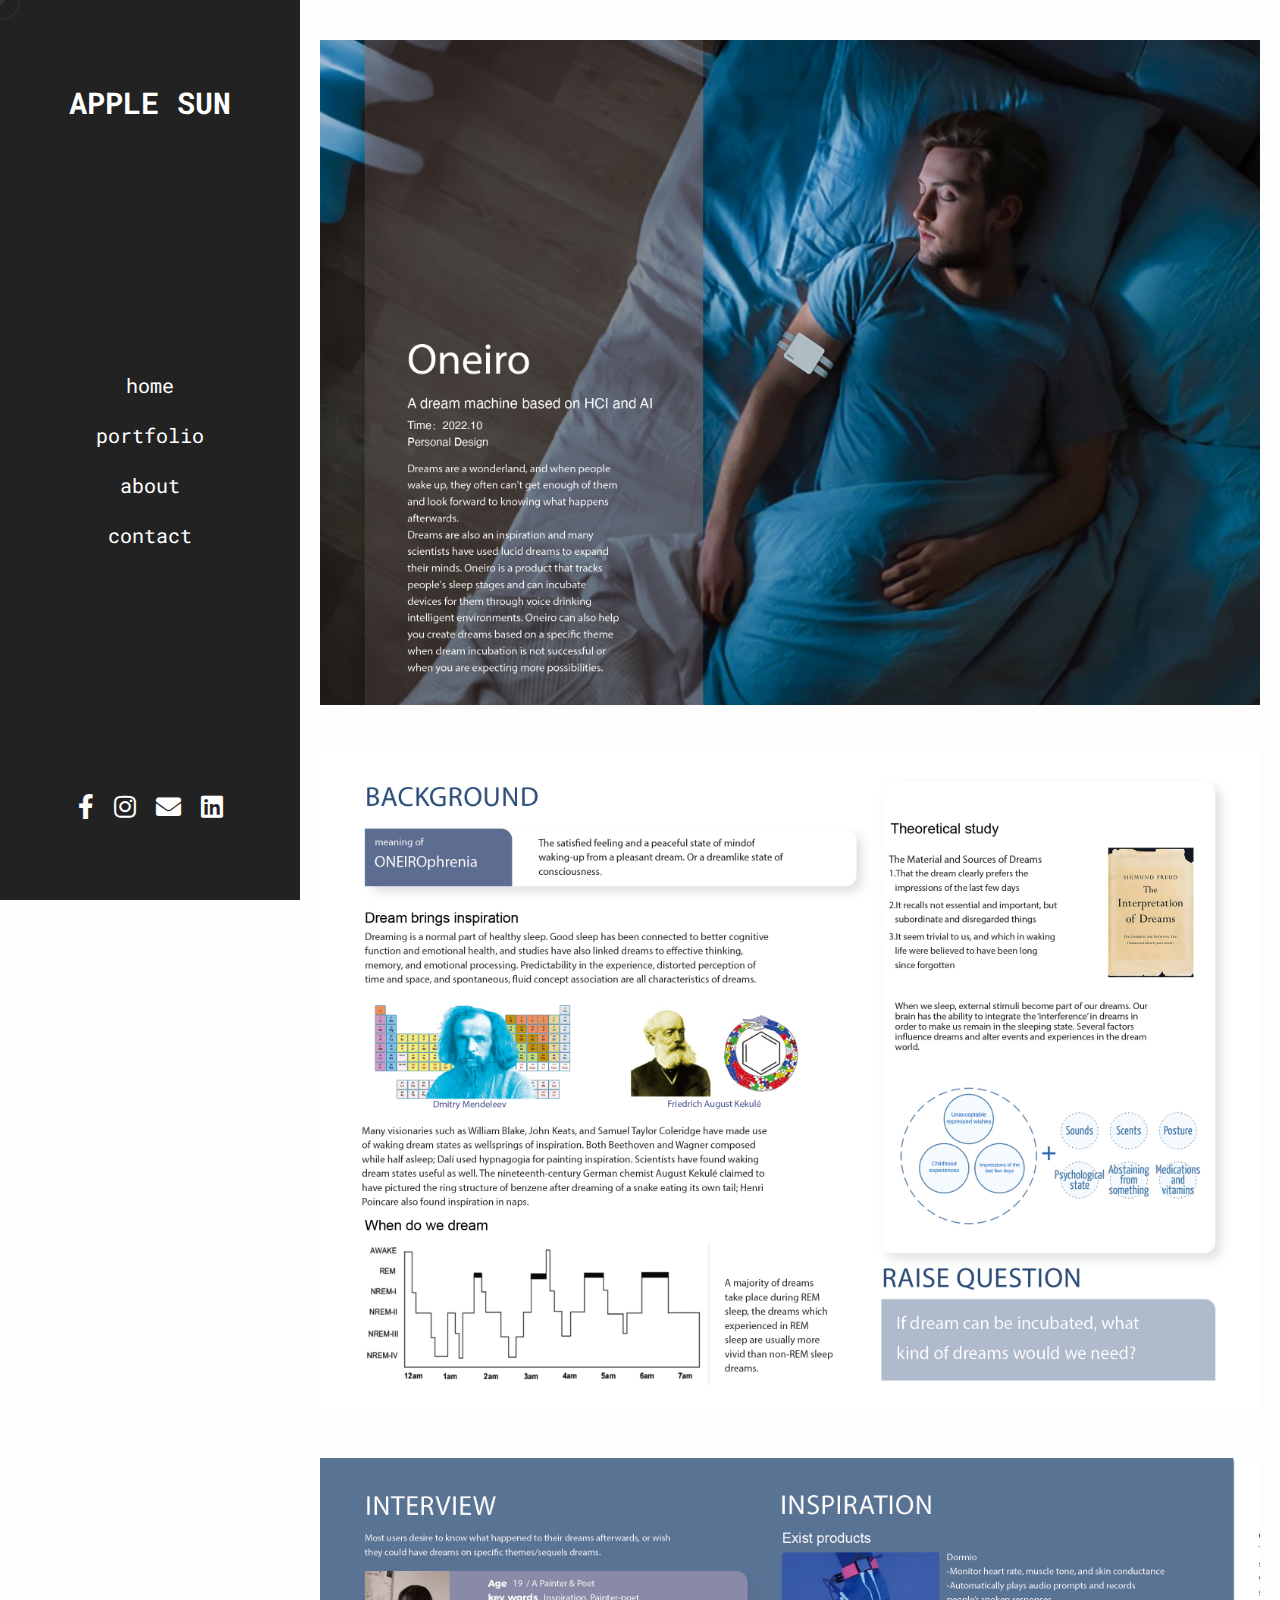
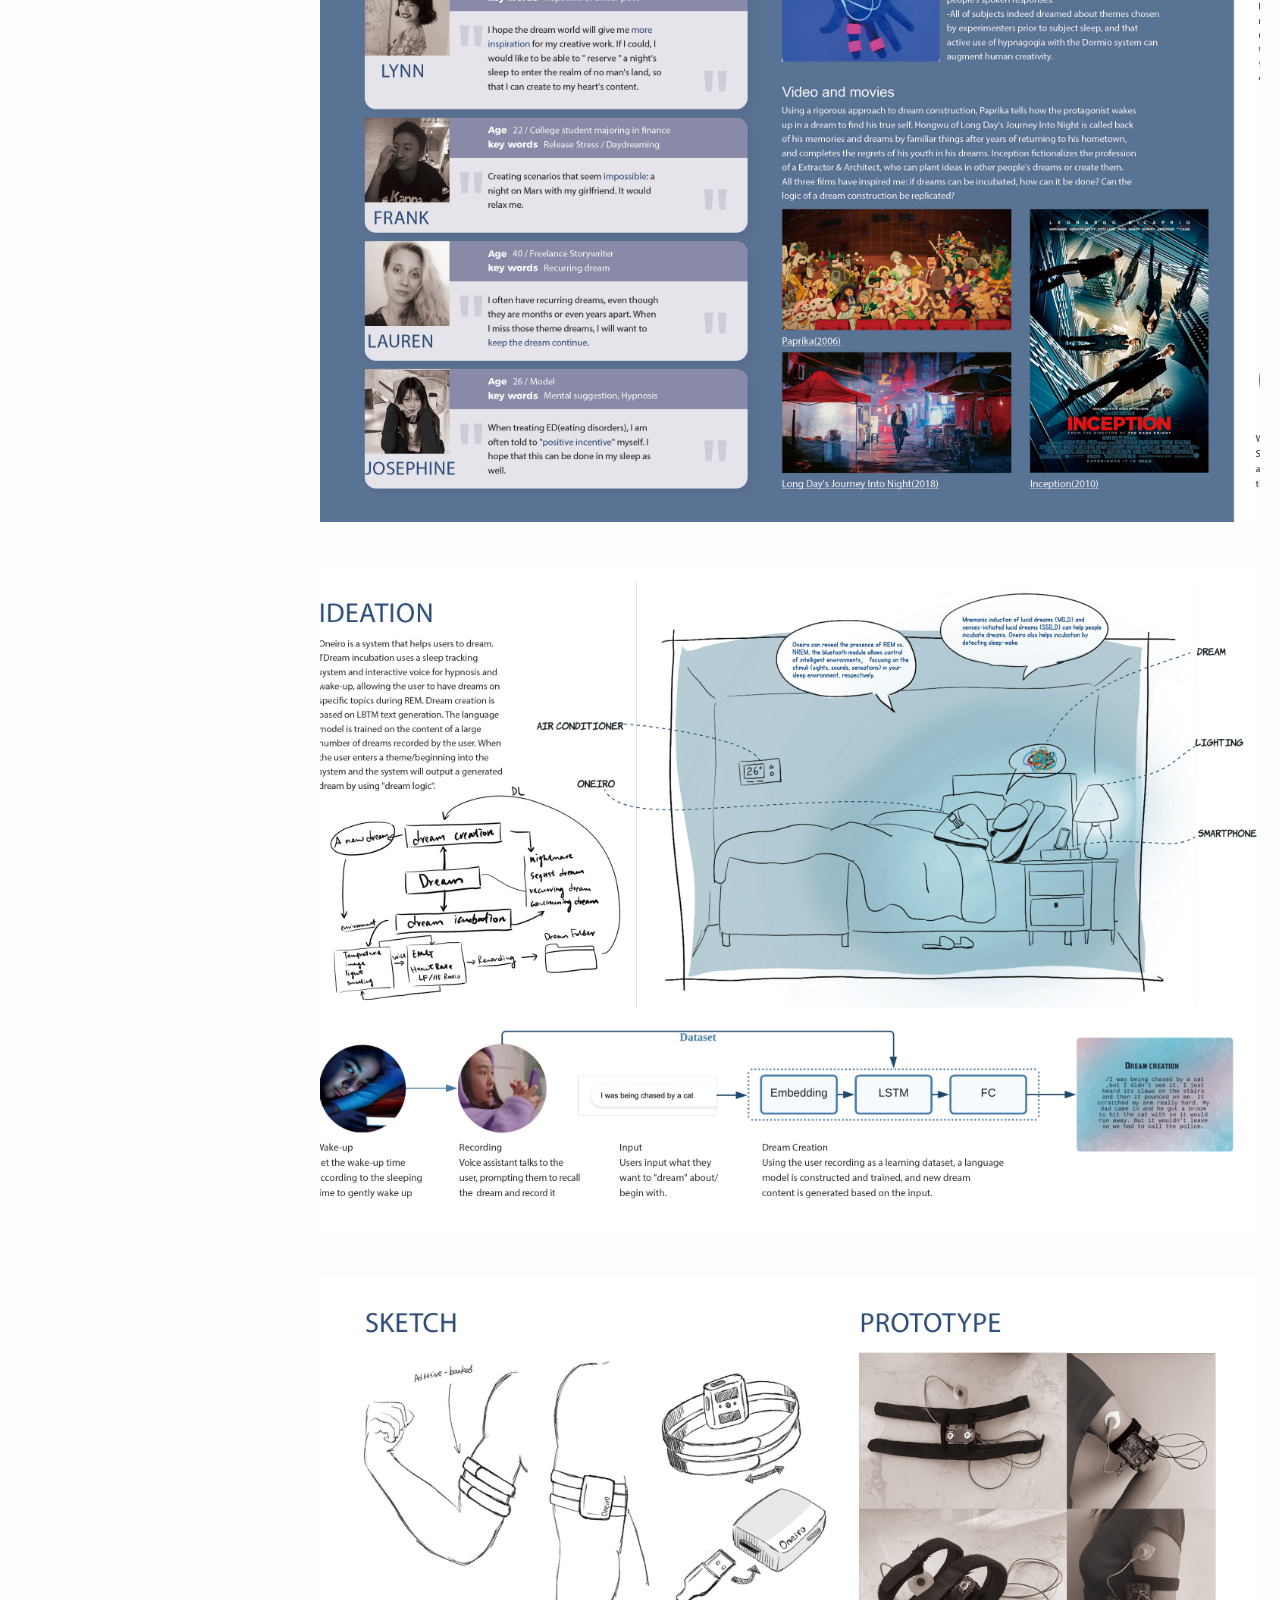
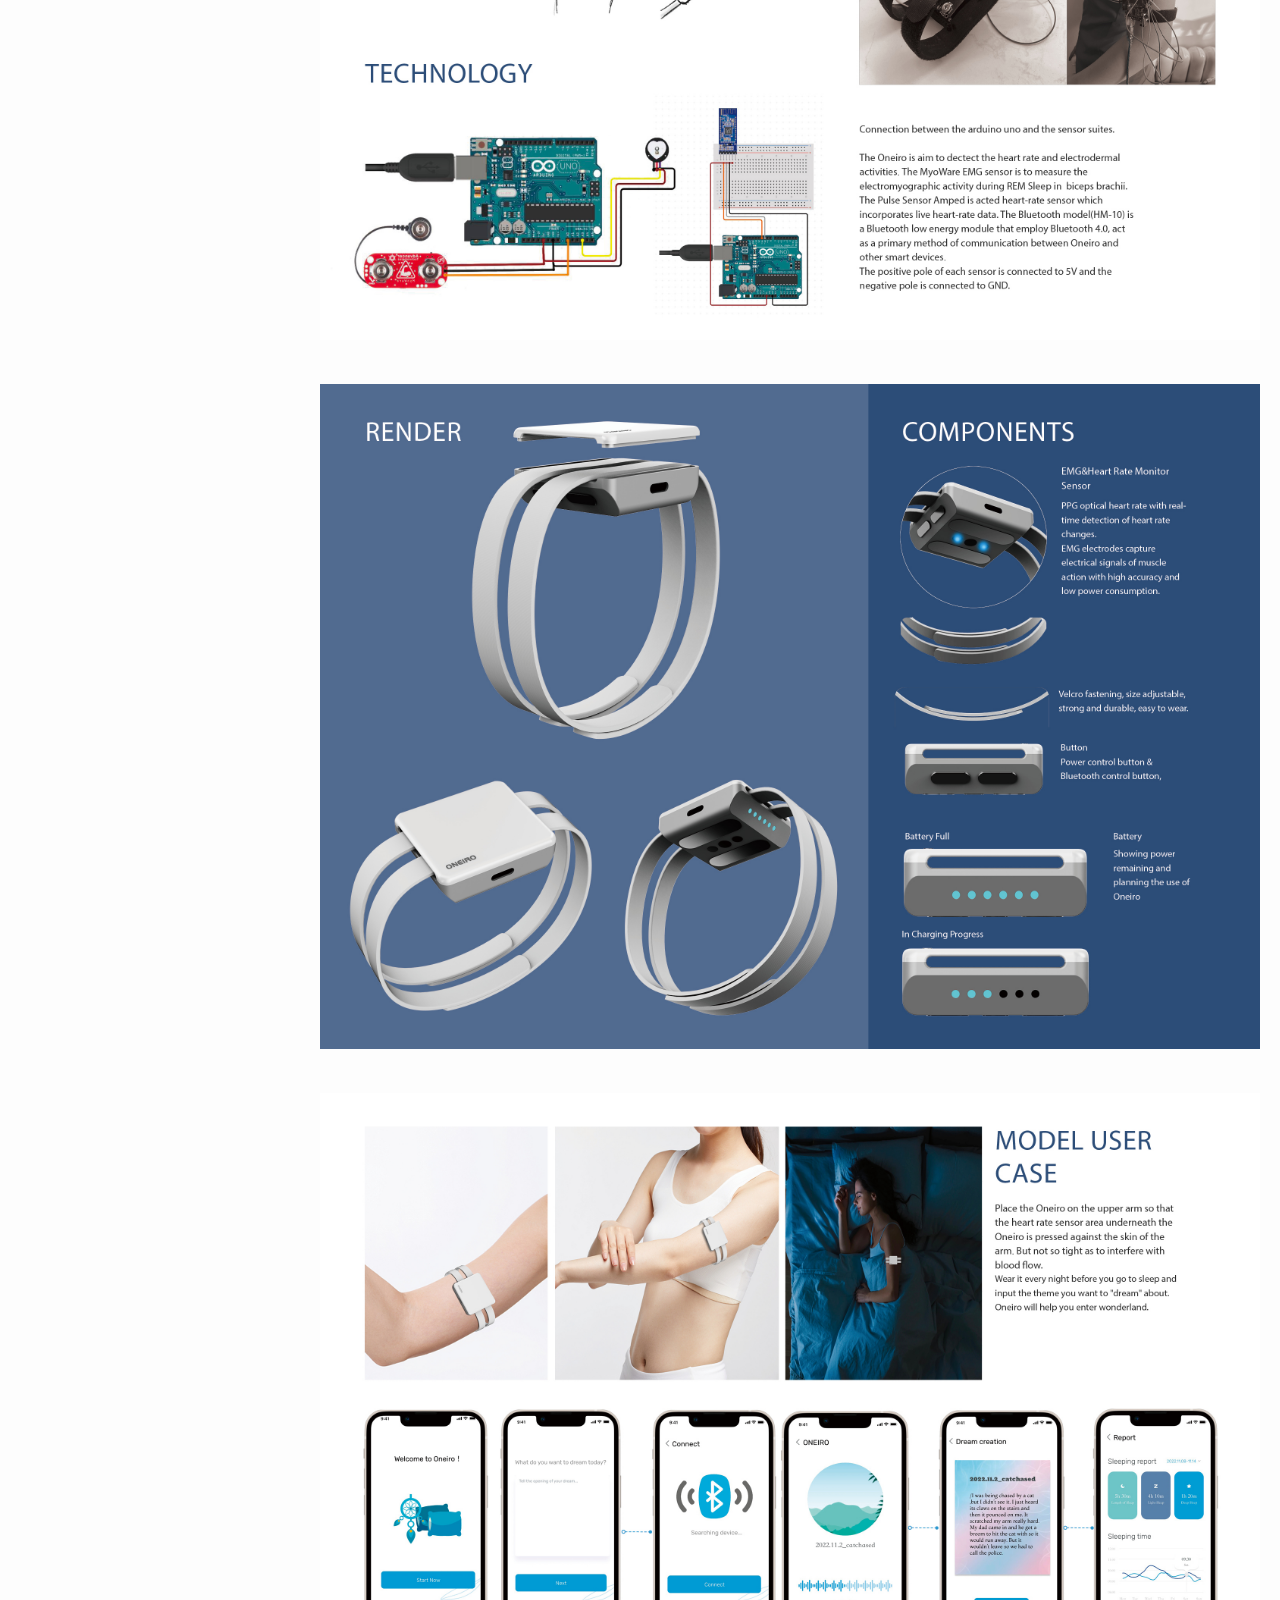
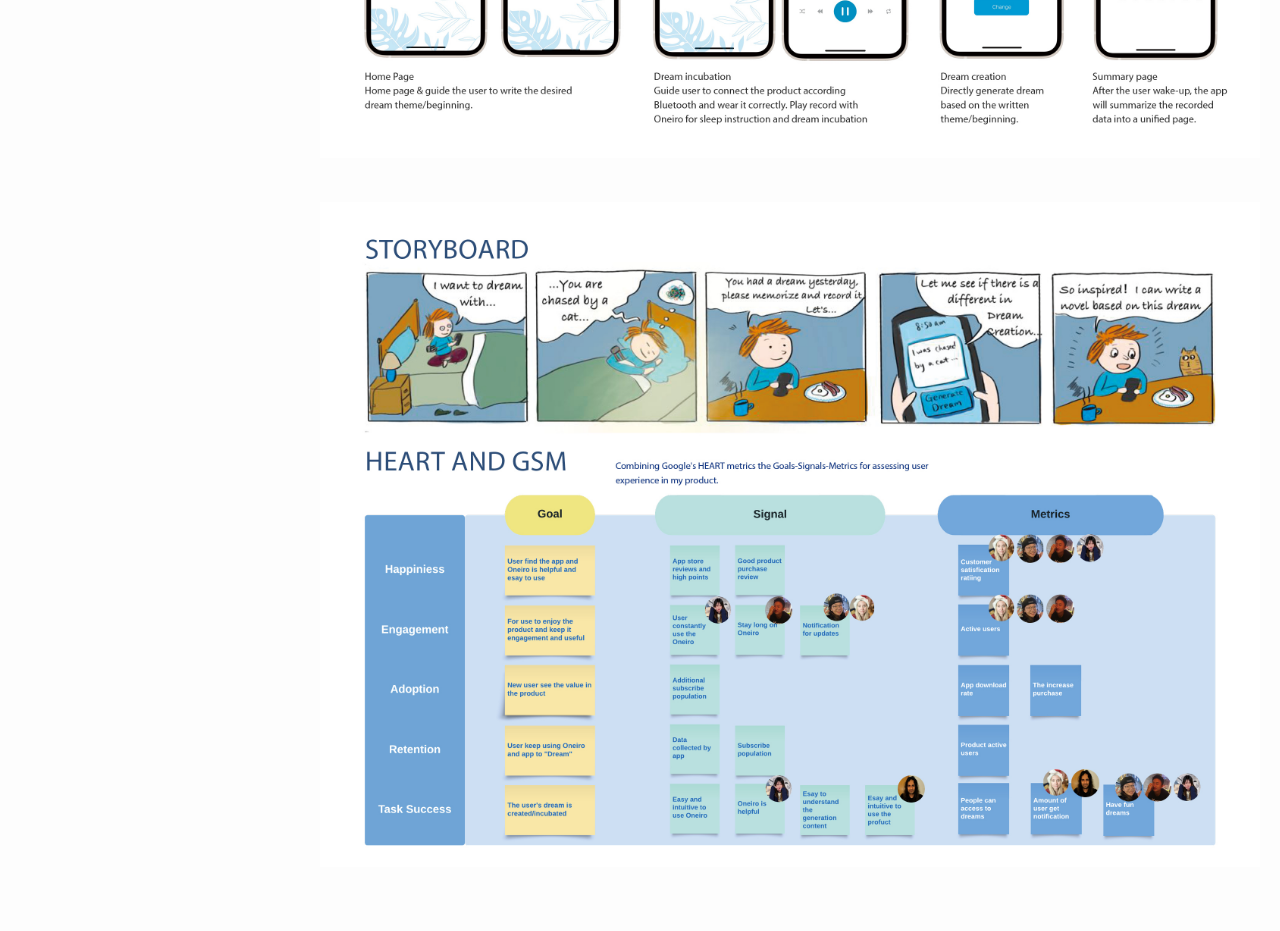
<file: oneiro.html>
<!DOCTYPE html>
<html lang="en">
<head>
    <meta charset="UTF-8">
    <meta http-equiv="X-UA-Compatible" content="IE=edge">
    <meta name="viewport" content="width=device-width, initial-scale=1.0">
    <title>Oneiro</title>

    <!-- font awesome cdn link  -->
    <link rel="stylesheet" href="https://cdnjs.cloudflare.com/ajax/libs/font-awesome/5.15.3/css/all.min.css">
  

    <!-- custom css file link  -->
    <link rel="stylesheet" href="css/style.css">

</head>
<body>

<!-- custom cursors  -->
<div class="cursor-1"></div>
<div class="cursor-2"></div>


<div id="menu-bars" class="fas fa-bars"></div>
    
<!-- header section starts  -->

<header>

    <a href="#" class="logo"> Apple Sun </a>

    <nav class="navbar">
        <a href="index.html#home">home</a>
        <a href="index.html#portfolio">portfolio</a>
        <a href="index.html#about">about</a>
        <a href="index.html#contact">contact</a>
    </nav>

    <div class="follow">
        <a href="https://www.facebook.com/Zhuofan Su/" class="fab fa-facebook-f"></a>
        <a href="https://www.instagram.com/catcatgirlo_o/" class="fab fa-instagram"></a>
        <a href="mailto:zhuofans@andrew.cmu.edu" class="fas fa-envelope"></a>
        <a href="https://www.linkedin.com/in/apple-sun-2948a728a/" class="fab fa-linkedin"></a>
        <!--
            Font Awesome classes. Font Awesome has two types of classes for icons:

            Brands Icons (e.g., "fab fa-facebook-f"): These are used for social media icons and are prefixed with "fab."
            
            Solid Icons (e.g., "fas fa-envelope"): These are used for solid-filled icons and are prefixed with "fas."
        -->
    </div>

</header>

<!-- header section ends -->
<!-- title section starts -->
<section id="portfolio">
    <!--
    <div class="portfolio-intro">
        <h1 class="portfolio-title">Touching Museum</h1>
        <h2 class="portfolio-subtitle">Human-computer interaction design</h2>
        <h2 class="portfolio-subtitle">User experience design</h2>
        <p class="portfolio-date">Time: 2021.5</p>
        <p class="portfolio-personal">Personal Design</p>
    </div>
     -->
     <!--
    <div class="portfolio-description">
        <h3 class="description-title"></h3>
        <img src="images/museum/touch museum.jpg" alt="Portfolio introduction image">
    </div>
    -->

    <div class="portfolio-content">
        <h3 class="content-title"></h3>
        <div class="portfolio-item">
            <img src="images/oneiro/dream.jpg" alt="Content image 1">
        </div>
        <div class="portfolio-item">
            <img src="images/oneiro/dream2.jpg" alt="Content image 2">
        </div>
        <div class="portfolio-item">
            <img src="images/oneiro/dream3.jpg" alt="Content image 3">
        </div>
        <div class="portfolio-item">
            <img src="images/oneiro/dream4.jpg" alt="Content image 4">
        </div>
        <div class="portfolio-item">
            <img src="images/oneiro/dream5.jpg" alt="Content image 4">
        </div>
        <div class="portfolio-item">
            <img src="images/oneiro/dream6.jpg" alt="Content image 4">
        </div>
        <div class="portfolio-item">
            <img src="images/oneiro/dream7.jpg" alt="Content image 4">
        </div>
        <div class="portfolio-item">
            <img src="images/oneiro/dream8.jpg" alt="Content image 4">
        </div>
    </div>
</section>
<!-- title section ends -->

<!-- custom js file link  -->
<script src="js/script.js"></script>



</body>
</html>
</file>
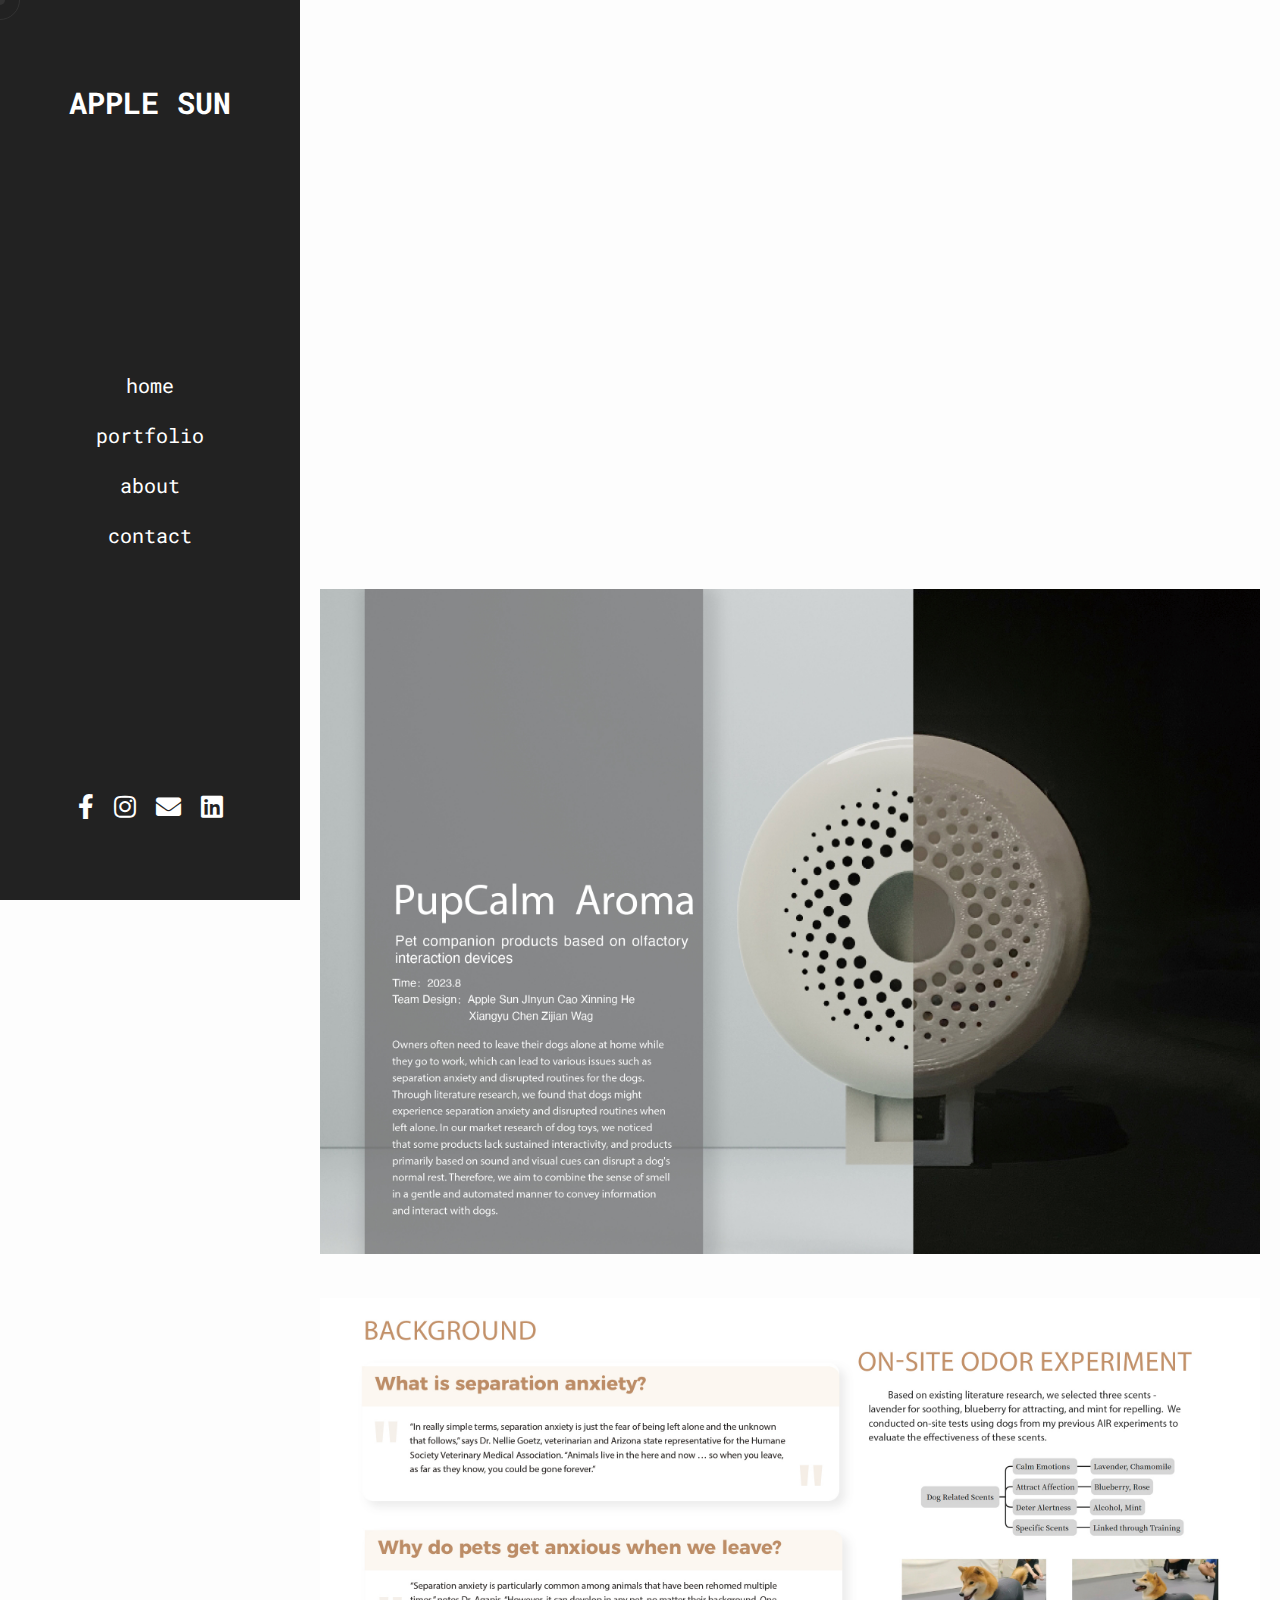
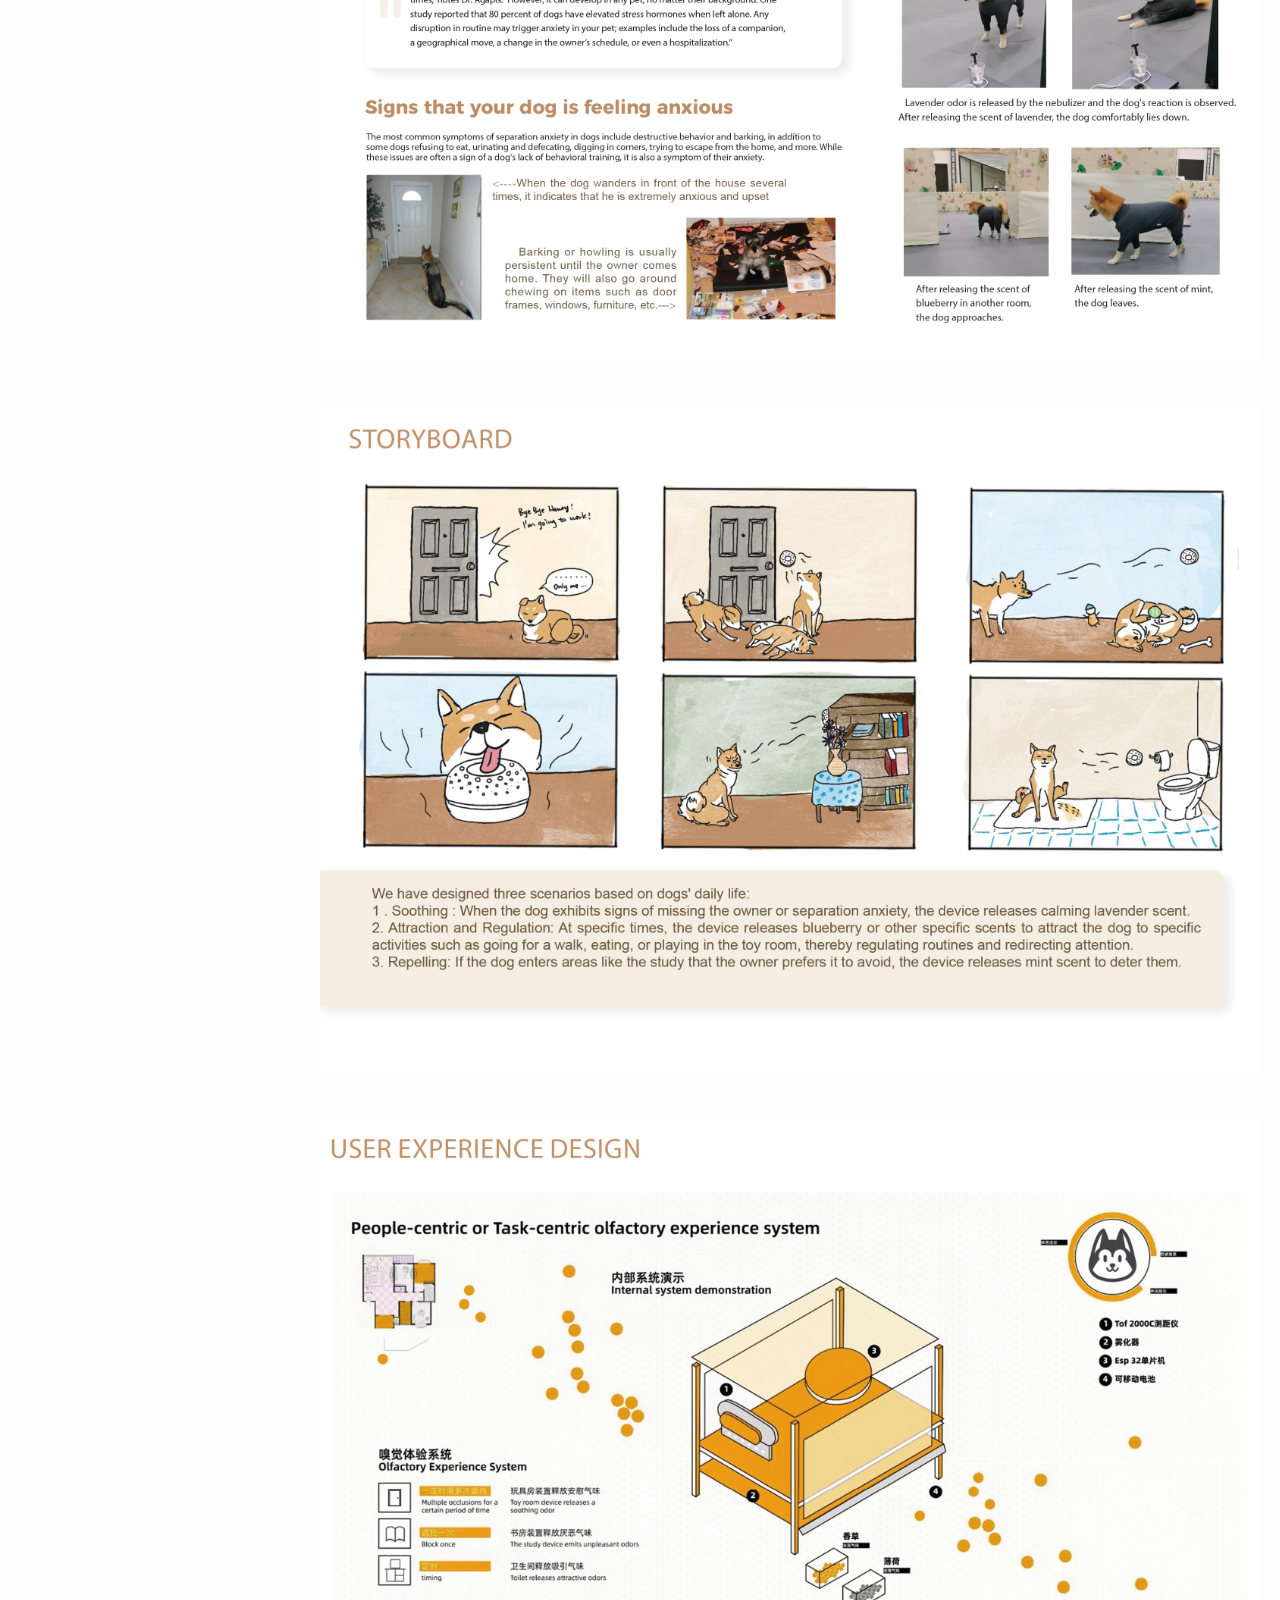
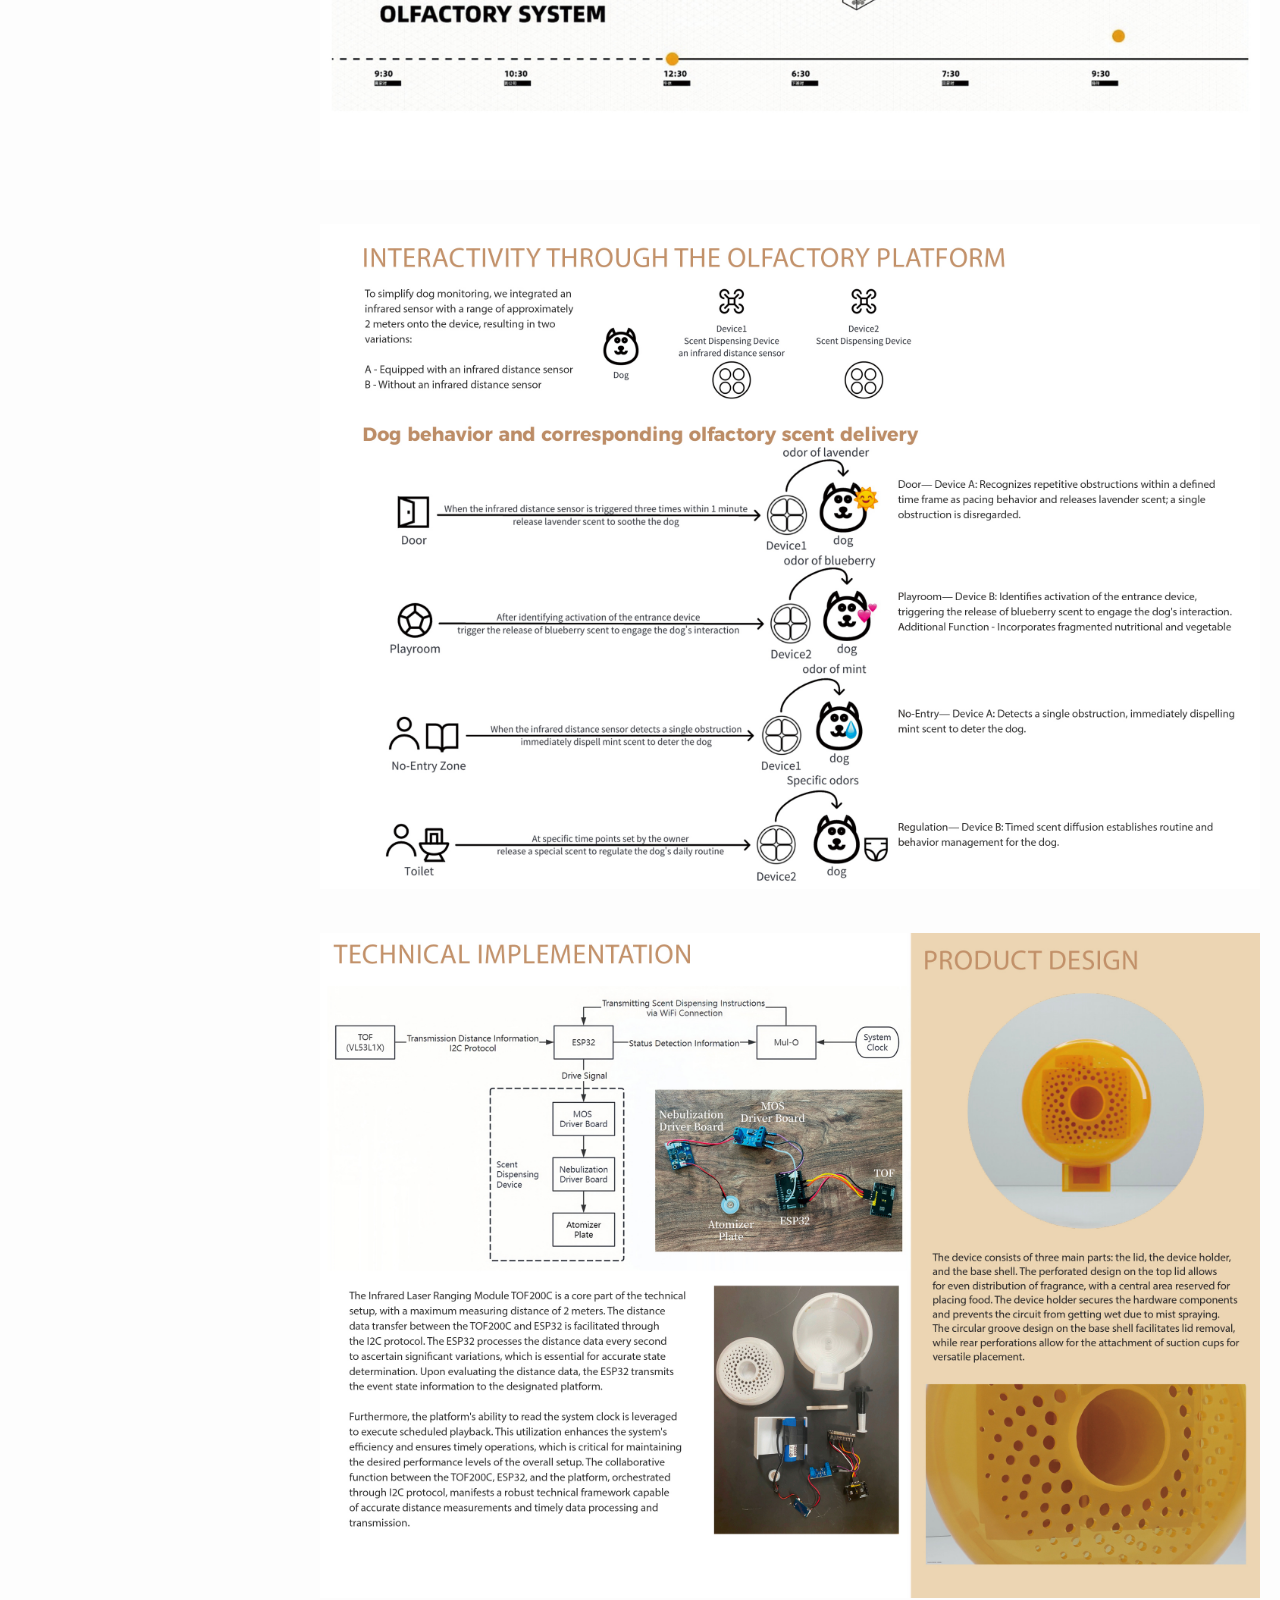
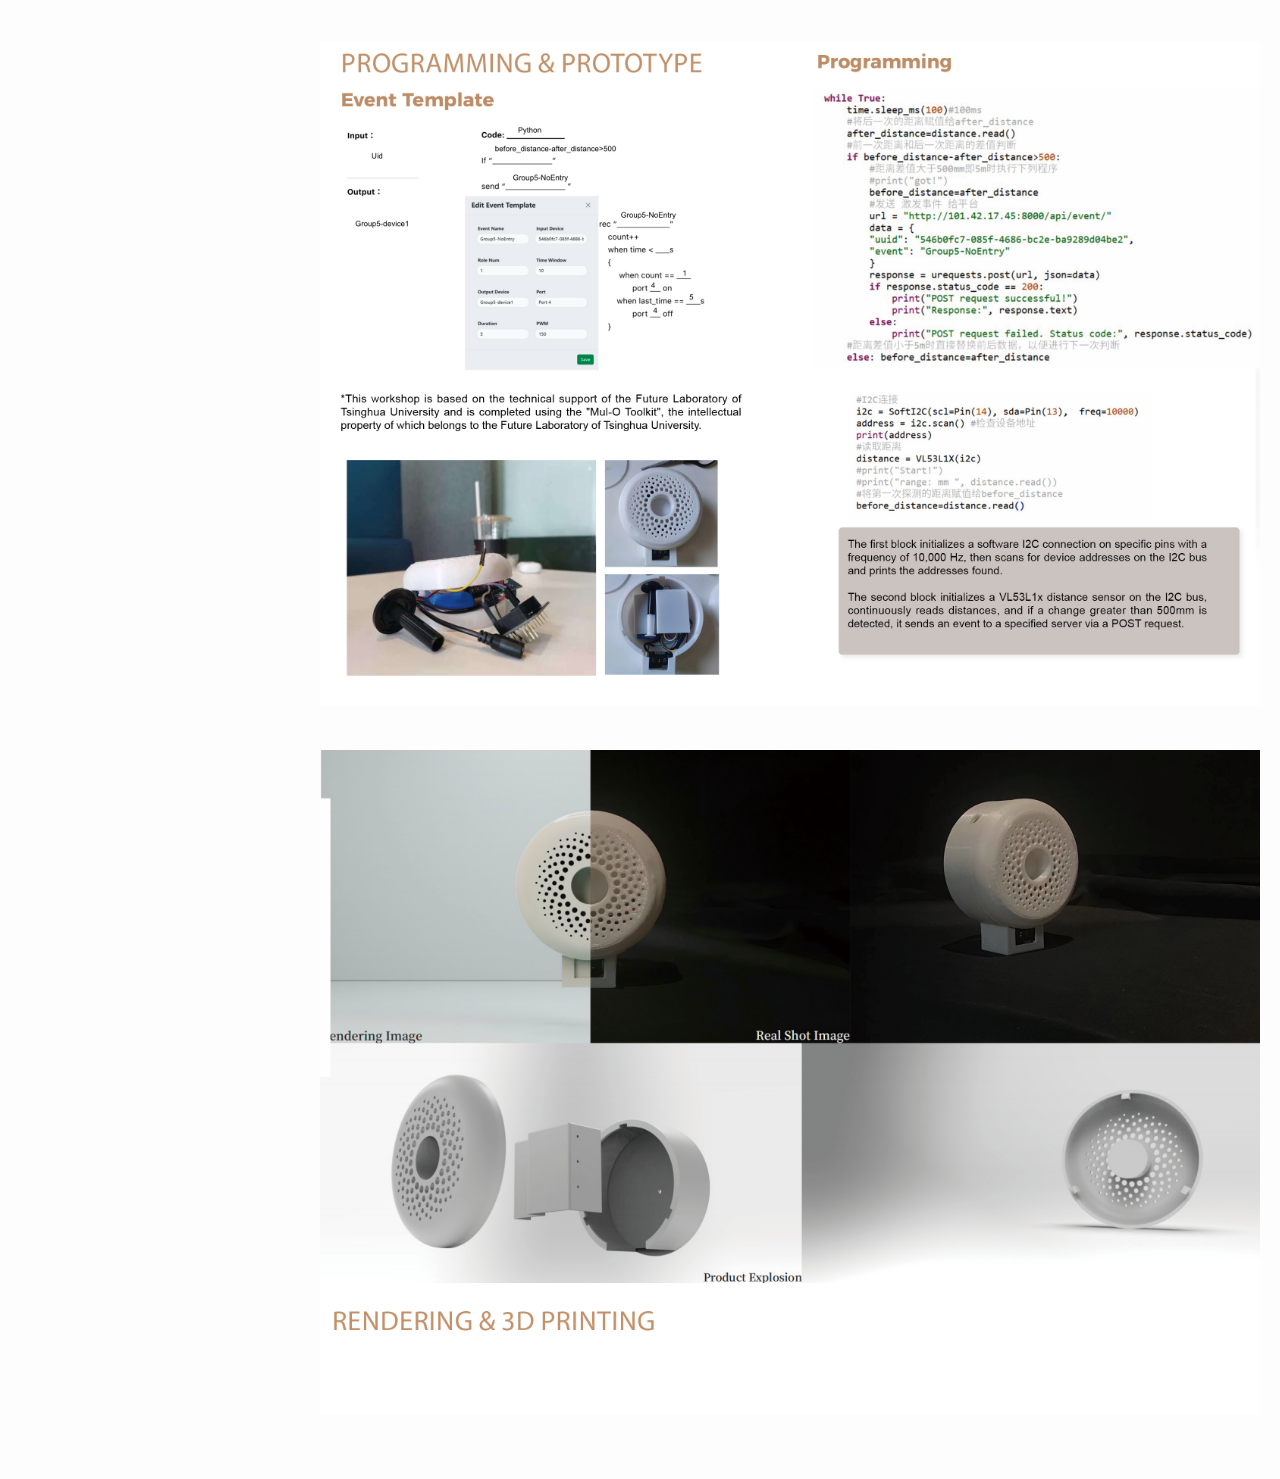
<file: puppy.html>
<!DOCTYPE html>
<html lang="en">
<head>
    <meta charset="UTF-8">
    <meta http-equiv="X-UA-Compatible" content="IE=edge">
    <meta name="viewport" content="width=device-width, initial-scale=1.0">
    <title>Puppy</title>

    <!-- font awesome cdn link  -->
    <link rel="stylesheet" href="https://cdnjs.cloudflare.com/ajax/libs/font-awesome/5.15.3/css/all.min.css">
  

    <!-- custom css file link  -->
    <link rel="stylesheet" href="css/style.css">

</head>
<body>

<!-- custom cursors  -->
<div class="cursor-1"></div>
<div class="cursor-2"></div>


<div id="menu-bars" class="fas fa-bars"></div>
    
<!-- header section starts  -->

<header>

    <a href="#" class="logo"> Apple Sun </a>

    <nav class="navbar">
        <a href="index.html#home">home</a>
        <a href="index.html#portfolio">portfolio</a>
        <a href="index.html#about">about</a>
        <a href="index.html#contact">contact</a>
    </nav>

    <div class="follow">
        <a href="https://www.facebook.com/Zhuofan Su/" class="fab fa-facebook-f"></a>
        <a href="https://www.instagram.com/catcatgirlo_o/" class="fab fa-instagram"></a>
        <a href="mailto:zhuofans@andrew.cmu.edu" class="fas fa-envelope"></a>
        <a href="https://www.linkedin.com/in/apple-sun-2948a728a/" class="fab fa-linkedin"></a>
        <!--
            Font Awesome classes. Font Awesome has two types of classes for icons:

            Brands Icons (e.g., "fab fa-facebook-f"): These are used for social media icons and are prefixed with "fab."
            
            Solid Icons (e.g., "fas fa-envelope"): These are used for solid-filled icons and are prefixed with "fas."
        -->
    </div>

</header>

<!-- header section ends -->
<!-- title section starts -->
<section id="portfolio">
    <!--
    <div class="portfolio-intro">
        <h1 class="portfolio-title">Touching Museum</h1>
        <h2 class="portfolio-subtitle">Human-computer interaction design</h2>
        <h2 class="portfolio-subtitle">User experience design</h2>
        <p class="portfolio-date">Time: 2021.5</p>
        <p class="portfolio-personal">Personal Design</p>
    </div>
     -->
     <!--
    <div class="portfolio-description">
        <h3 class="description-title"></h3>
        <img src="images/museum/touch museum.jpg" alt="Portfolio introduction image">
    </div>
    -->

        <div class="portfolio-video">
            <h3 class="description-title"></h3>
            <!-- Insert YouTube video -->
            <div class="video-container">
                <iframe src="https://www.youtube.com/embed/_A80QPJqB0M?si=MXBnS_4UZGS-Q1Wv" title="YouTube video player" frameborder="0" allow="accelerometer; autoplay; clipboard-write; encrypted-media; gyroscope; picture-in-picture; web-share" allowfullscreen></iframe>
            </div>
        </div>
        
        <!-- Portfolio introduction image (optional) -->
        <!-- <img src="images/museum/touch museum.jpg" alt="Portfolio introduction image"> -->
    </div>

    <div class="portfolio-content">
        <h3 class="content-title"></h3>
        <div class="portfolio-item">
            <img src="images/puppy/pup.jpg" alt="Content image 1">
        </div>
        <div class="portfolio-item">
            <img src="images/puppy/pup2.jpg" alt="Content image 3">
        </div>
        <div class="portfolio-item">
            <img src="images/puppy/pup3.jpg" alt="Content image 4">
        </div>
        <div class="portfolio-item">
            <img src="images/puppy/pup4.jpg" alt="Content image 4">
        </div>
        <div class="portfolio-item">
            <img src="images/puppy/pup5.jpg" alt="Content image 4">
        </div>
        <div class="portfolio-item">
            <img src="images/puppy/pup6.jpg" alt="Content image 4">
        </div>
        <div class="portfolio-item">
            <img src="images/puppy/pup7.jpg" alt="Content image 4">
        </div>
        <div class="portfolio-item">
            <img src="images/puppy/pup8.jpg" alt="Content image 4">
        </div>
    </div>
</section>
<!-- title section ends -->

<!-- custom js file link  -->
<script src="js/script.js"></script>



</body>
</html>
</file>
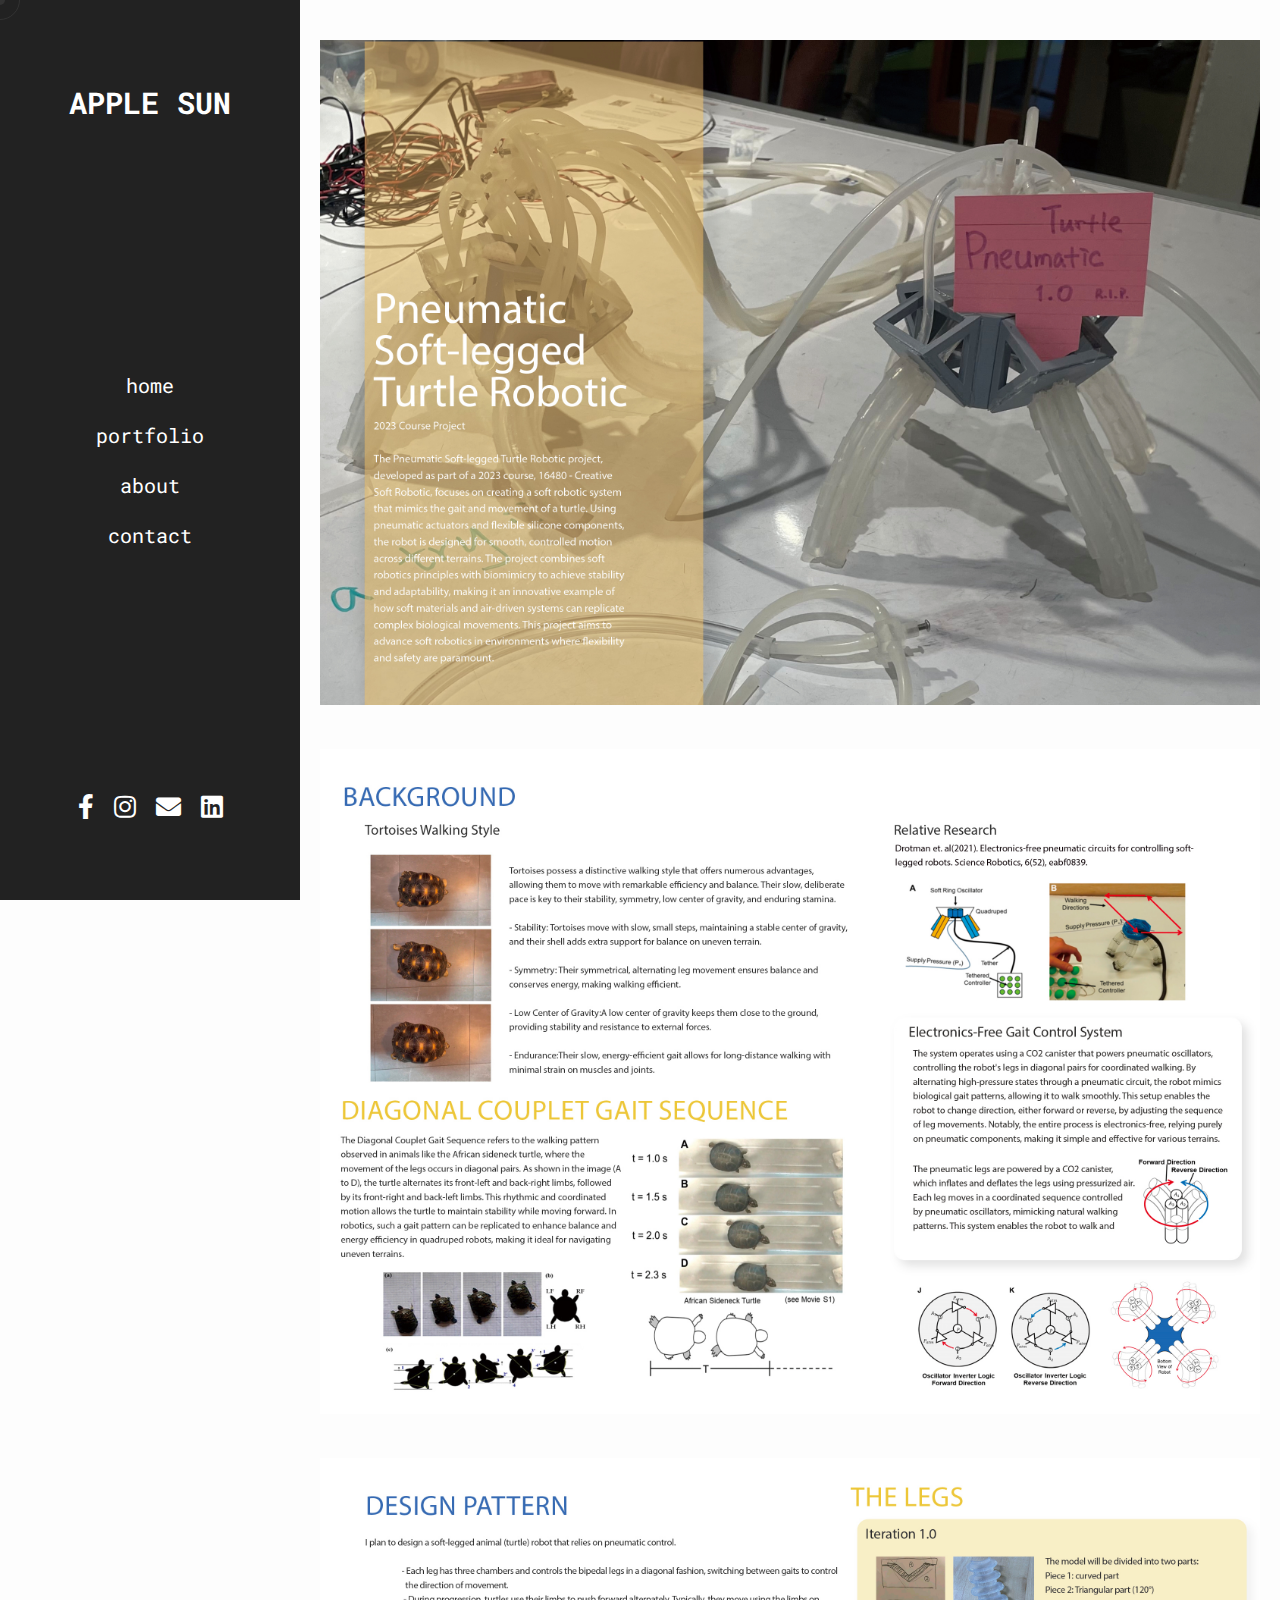
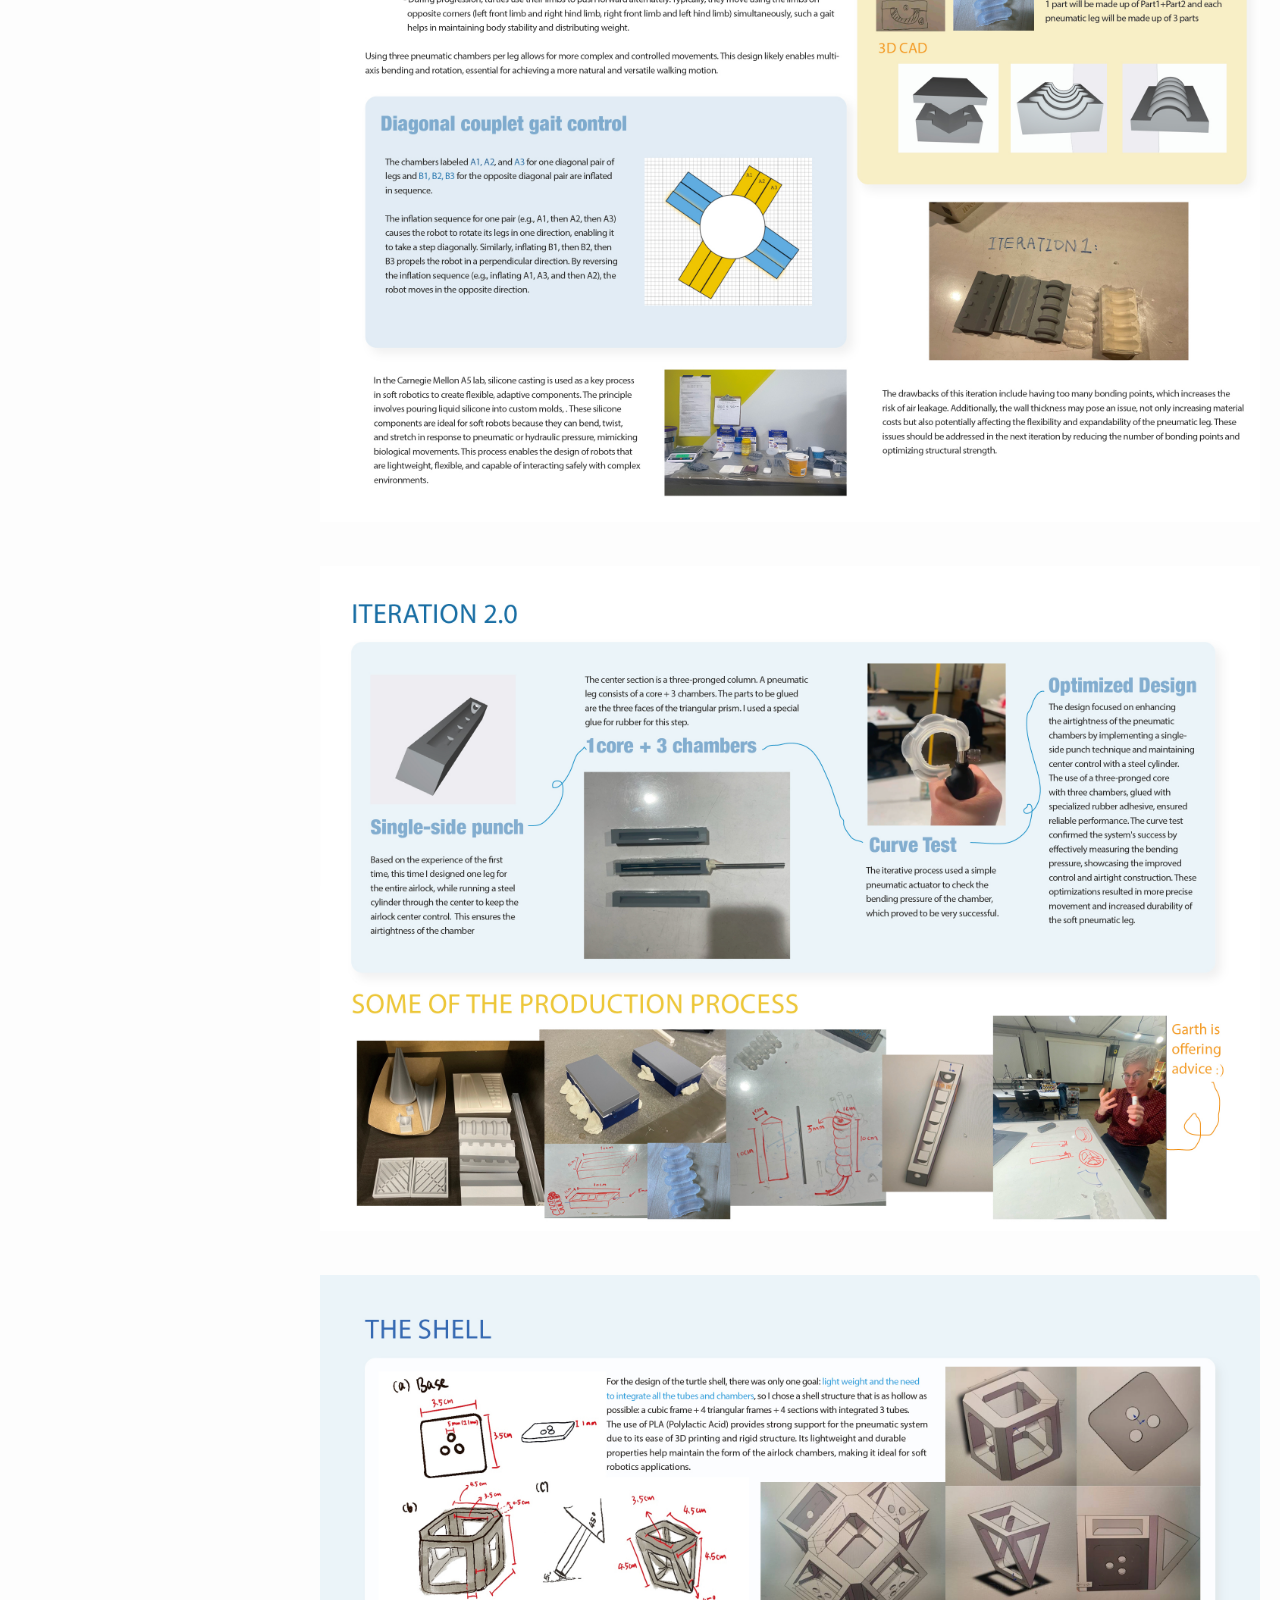
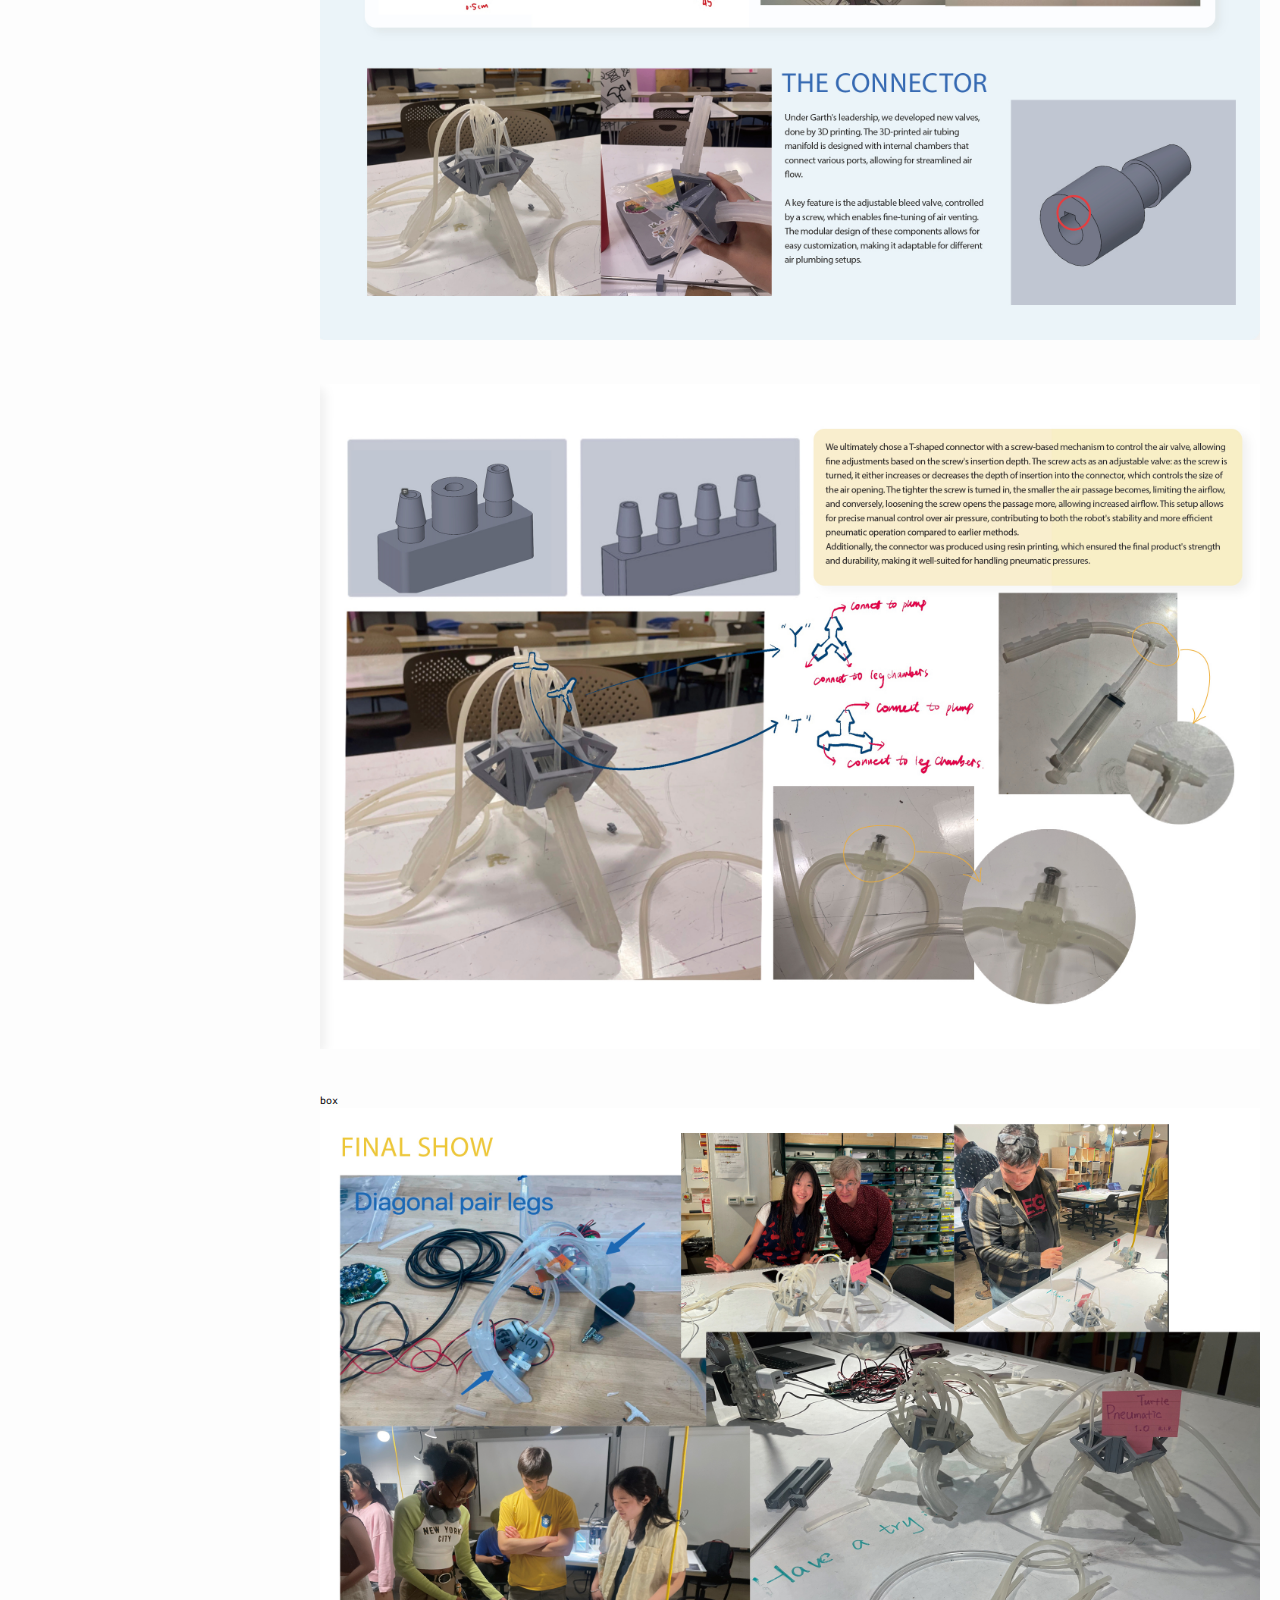
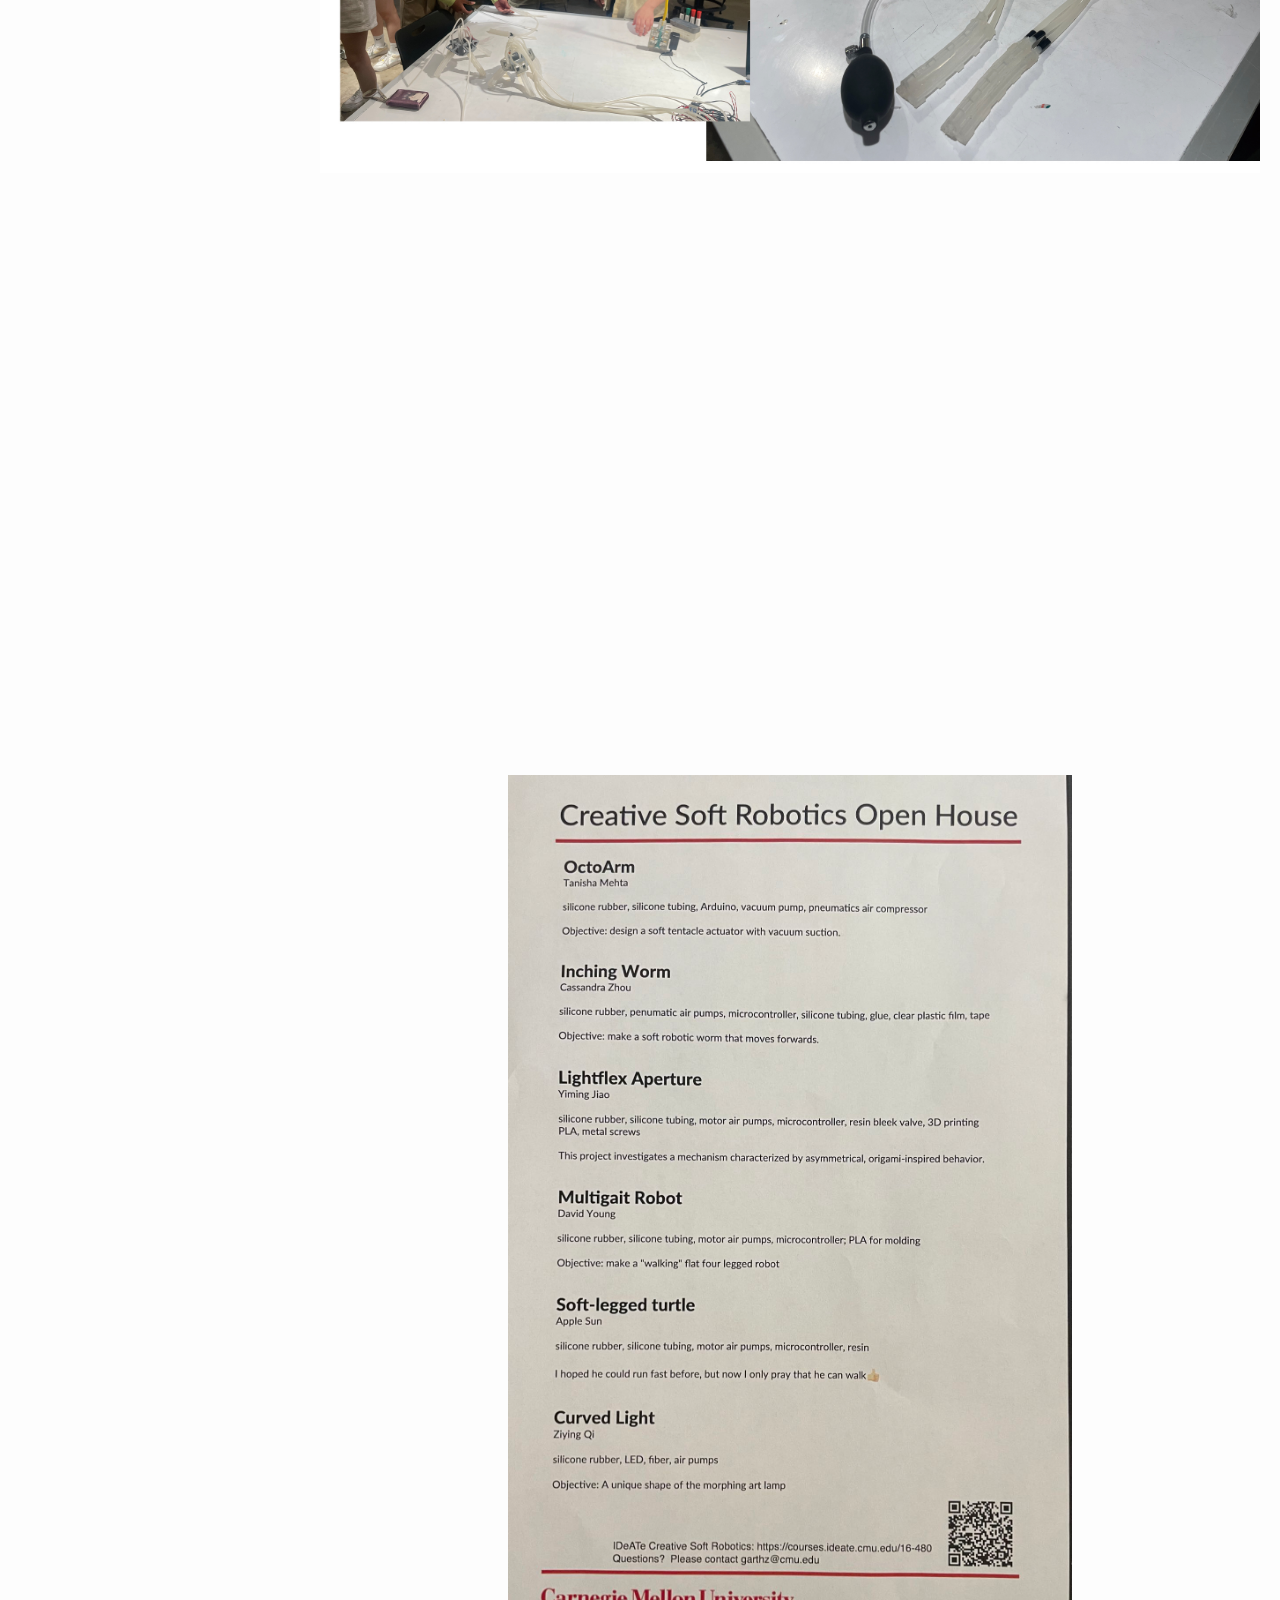
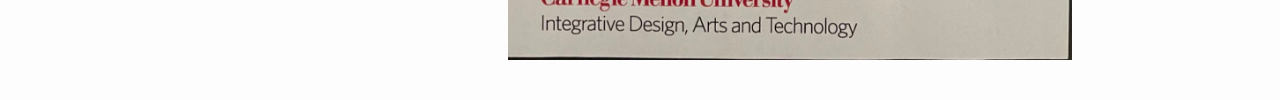
<file: robotic.html>
<!DOCTYPE html>
<html lang="en">
<head>
    <meta charset="UTF-8">
    <meta http-equiv="X-UA-Compatible" content="IE=edge">
    <meta name="viewport" content="width=device-width, initial-scale=1.0">
    <title>Robotics</title>

    <!-- font awesome cdn link  -->
    <link rel="stylesheet" href="https://cdnjs.cloudflare.com/ajax/libs/font-awesome/5.15.3/css/all.min.css">
  

    <!-- custom css file link  -->
    <link rel="stylesheet" href="css/style.css">

</head>
<body>

<!-- custom cursors  -->
<div class="cursor-1"></div>
<div class="cursor-2"></div>


<div id="menu-bars" class="fas fa-bars"></div>
    
<!-- header section starts  -->

<header>

    <a href="#" class="logo"> Apple Sun </a>

    <nav class="navbar">
        <a href="index.html#home">home</a>
        <a href="index.html#portfolio">portfolio</a>
        <a href="index.html#about">about</a>
        <a href="index.html#contact">contact</a>
    </nav>

    <div class="follow">
        <a href="https://www.facebook.com/Zhuofan Su/" class="fab fa-facebook-f"></a>
        <a href="https://www.instagram.com/catcatgirlo_o/" class="fab fa-instagram"></a>
        <a href="mailto:zhuofans@andrew.cmu.edu" class="fas fa-envelope"></a>
        <a href="https://www.linkedin.com/in/apple-sun-2948a728a/" class="fab fa-linkedin"></a>
        <!--
            Font Awesome classes. Font Awesome has two types of classes for icons:

            Brands Icons (e.g., "fab fa-facebook-f"): These are used for social media icons and are prefixed with "fab."
            
            Solid Icons (e.g., "fas fa-envelope"): These are used for solid-filled icons and are prefixed with "fas."
        -->
    </div>

</header>

<!-- header section ends -->
<!-- title section starts -->
<section id="portfolio">
    <!--
    <div class="portfolio-intro">
        <h1 class="portfolio-title">Touching Museum</h1>
        <h2 class="portfolio-subtitle">Human-computer interaction design</h2>
        <h2 class="portfolio-subtitle">User experience design</h2>
        <p class="portfolio-date">Time: 2021.5</p>
        <p class="portfolio-personal">Personal Design</p>
    </div>
     -->
     <!--
    <div class="portfolio-description">
        <h3 class="description-title"></h3>
        <img src="images/museum/touch museum.jpg" alt="Portfolio introduction image">
    </div>
    -->
   
        <!-- Portfolio introduction image (optional) -->
        <!-- <img src="images/museum/touch museum.jpg" alt="Portfolio introduction image"> -->
    </div>

    <div class="portfolio-content">
        <h3 class="content-title"></h3>
        <div class="portfolio-item">
            <img src="images/robotic/robotic.jpg" alt="Content image 1">
        </div>
        <div class="portfolio-item">
            <img src="images/robotic/robotic2.jpg" alt="Content image 3">
        </div>
        <div class="portfolio-item">
            <img src="images/robotic/robotic3.jpg" alt="Content image 4">
        </div>
        <div class="portfolio-item">
            <img src="images/robotic/robotic4.jpg" alt="Content image 4">
        </div>
        <div class="portfolio-item">
            <img src="images/robotic/robotic5.jpg" alt="Content image 4">
        </div>
        <div class="portfolio-item">
            <img src="images/robotic/robotic6.jpg" alt="Content image 4">
        </div>
        <div class="portfolio-item">box
            <img src="images/robotic/robotic7.jpg" alt="Content image 4">
        </div>
        <div class="portfolio-video">
            <h3 class="description-title"></h3>
            <!-- Insert YouTube video -->
            <div class="video-container">
                <iframe src="https://www.youtube.com/embed/lfl8yCoUSkw" title="YouTube video player" frameborder="0" allow="accelerometer; autoplay; clipboard-write; encrypted-media; gyroscope; picture-in-picture; web-share" allowfullscreen></iframe>
            </div>
        </div>
        
        
            <br>
            <br>
        <div class="portfolio-item">
            <img src="images/robotic/robotic8.jpg" alt="Content image 4" style="width: 60%; display: block; margin: 0 auto;">
        </div>
    </div>
</section>
<!-- title section ends -->

<!-- custom js file link  -->
<script src="js/script.js"></script>



</body>
</html>
</file>
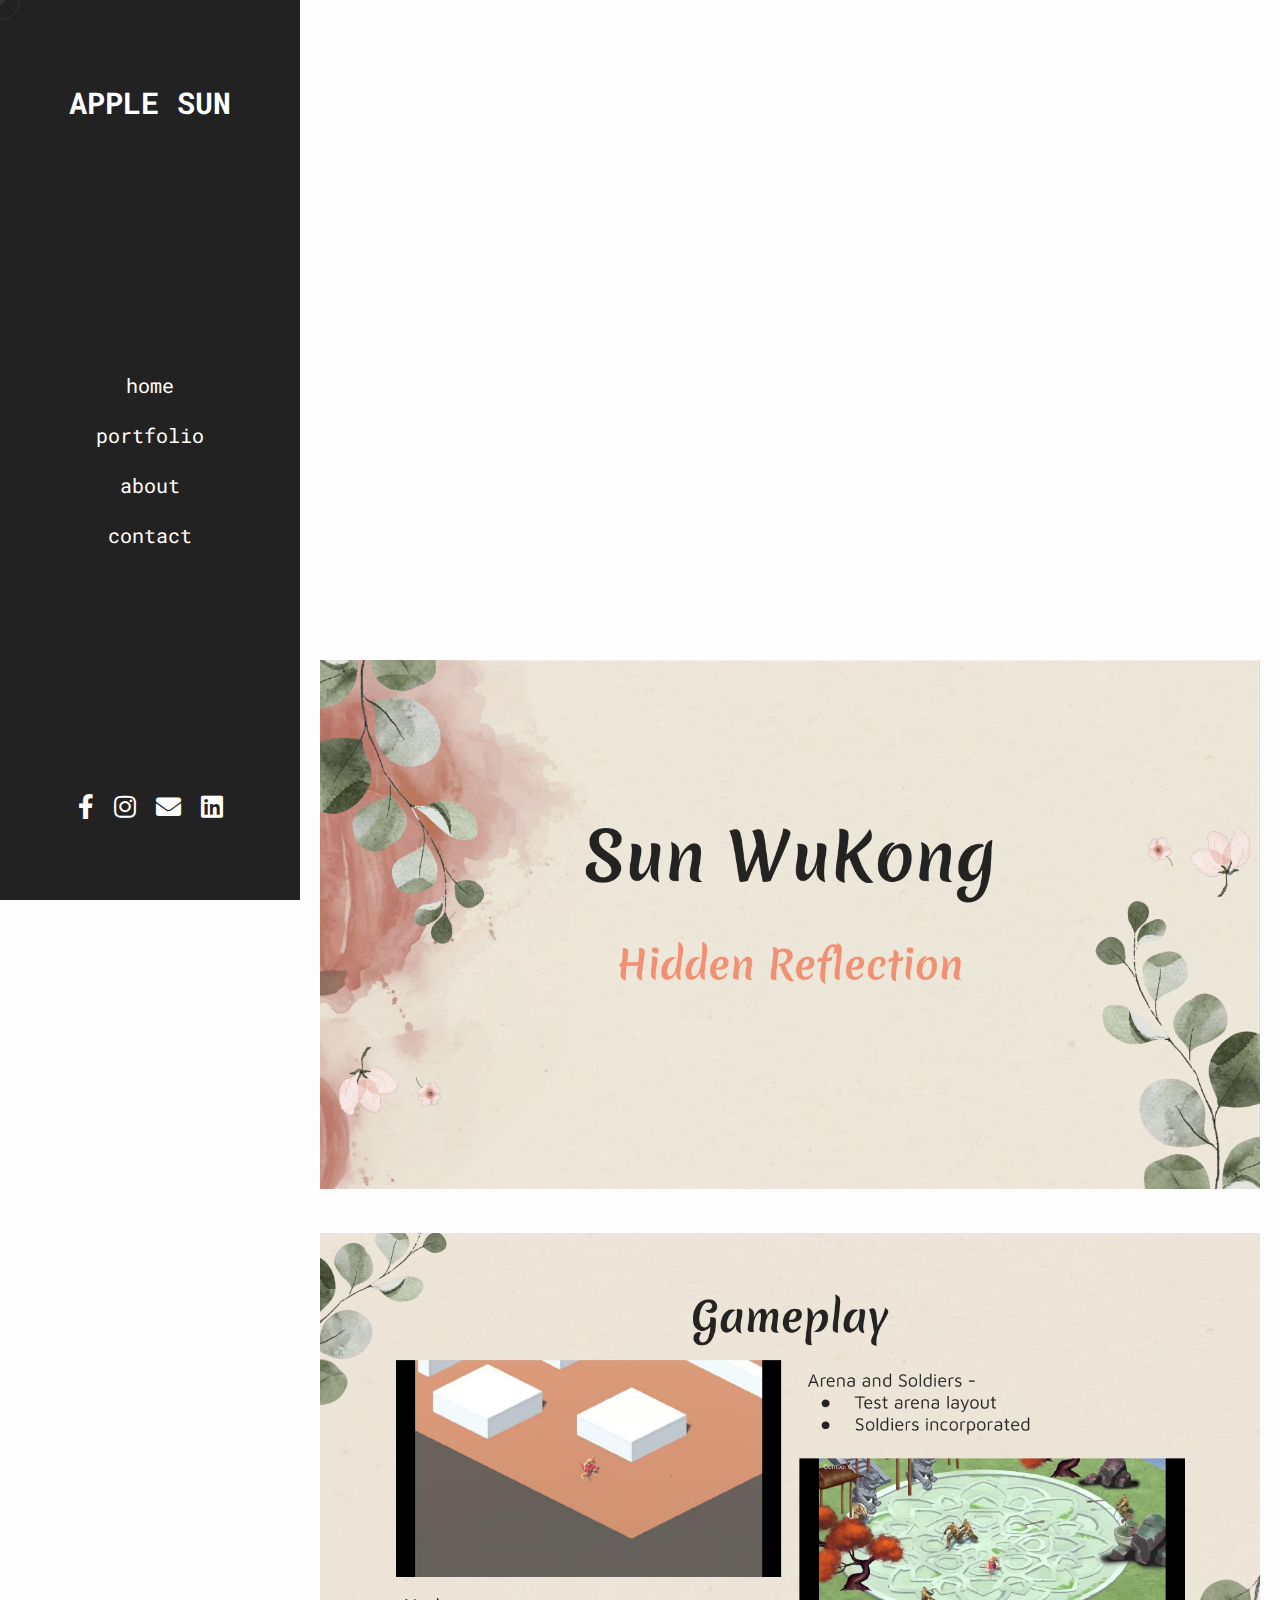
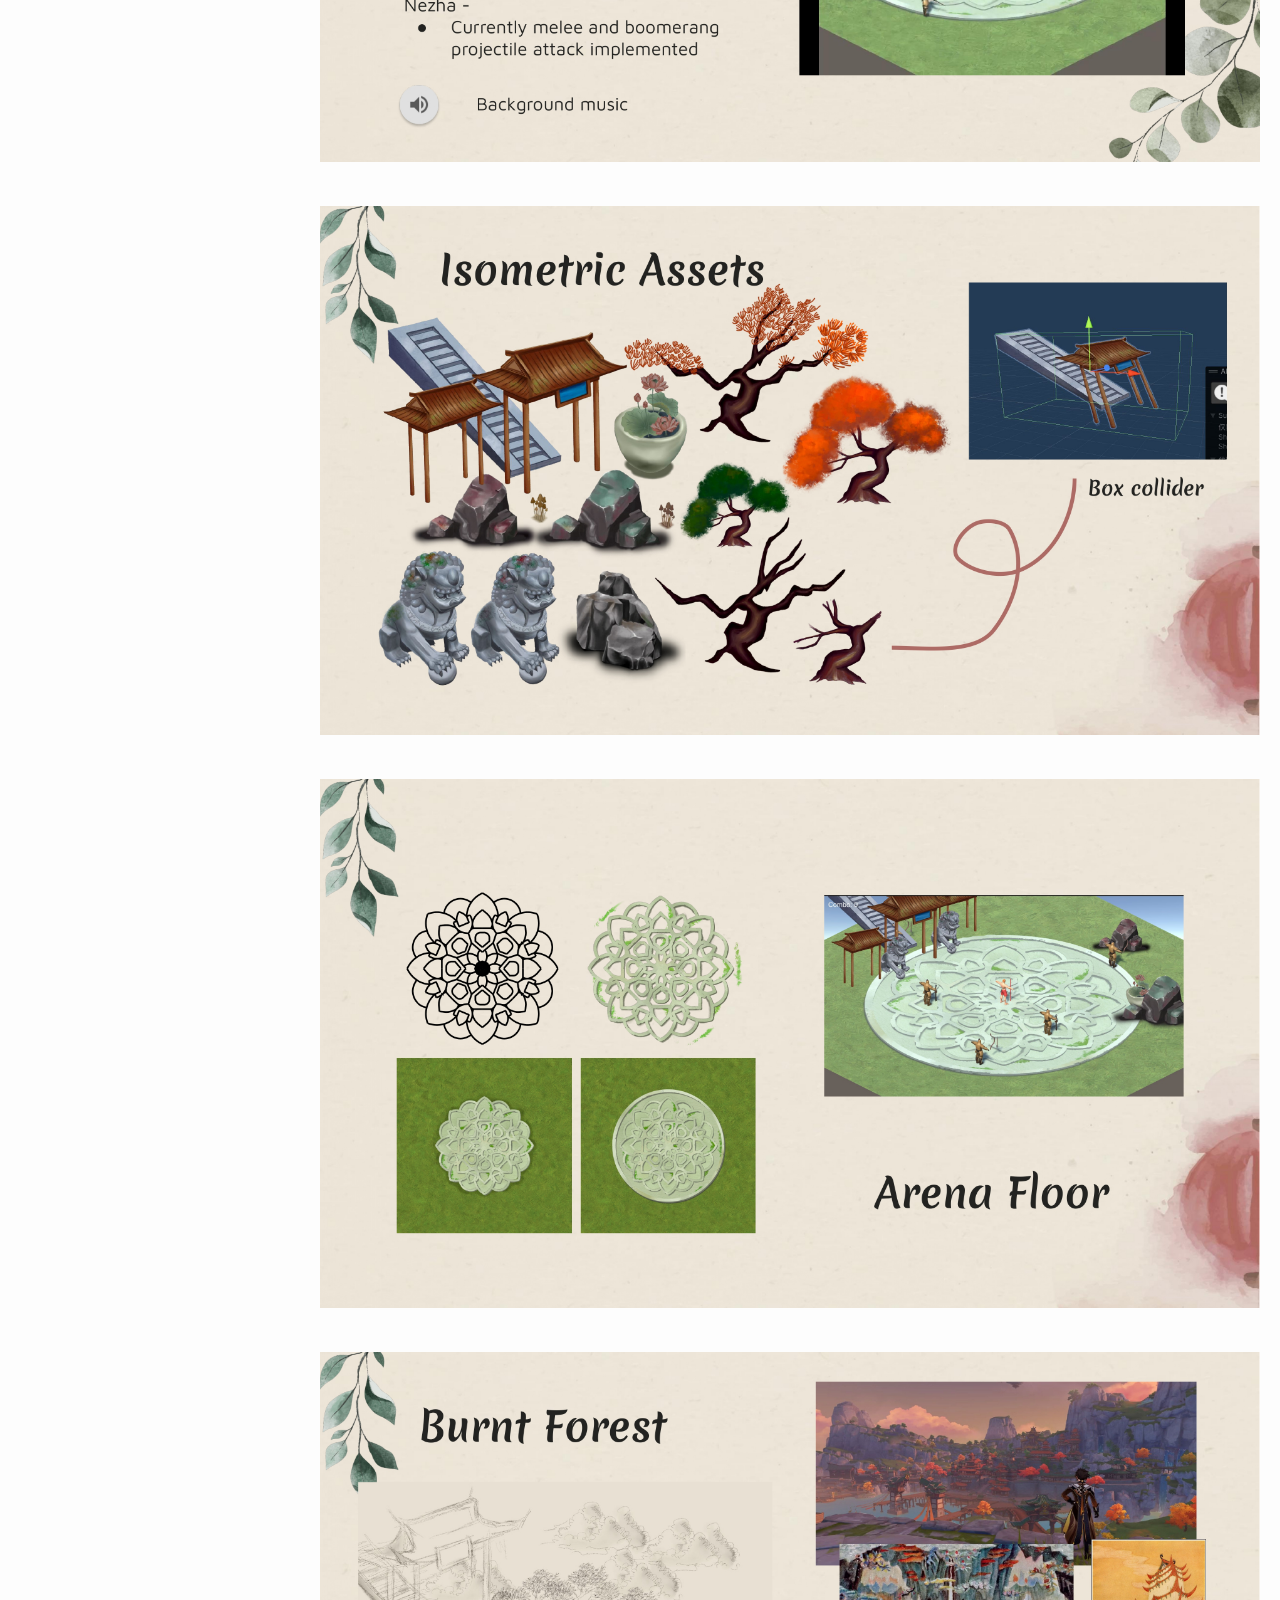
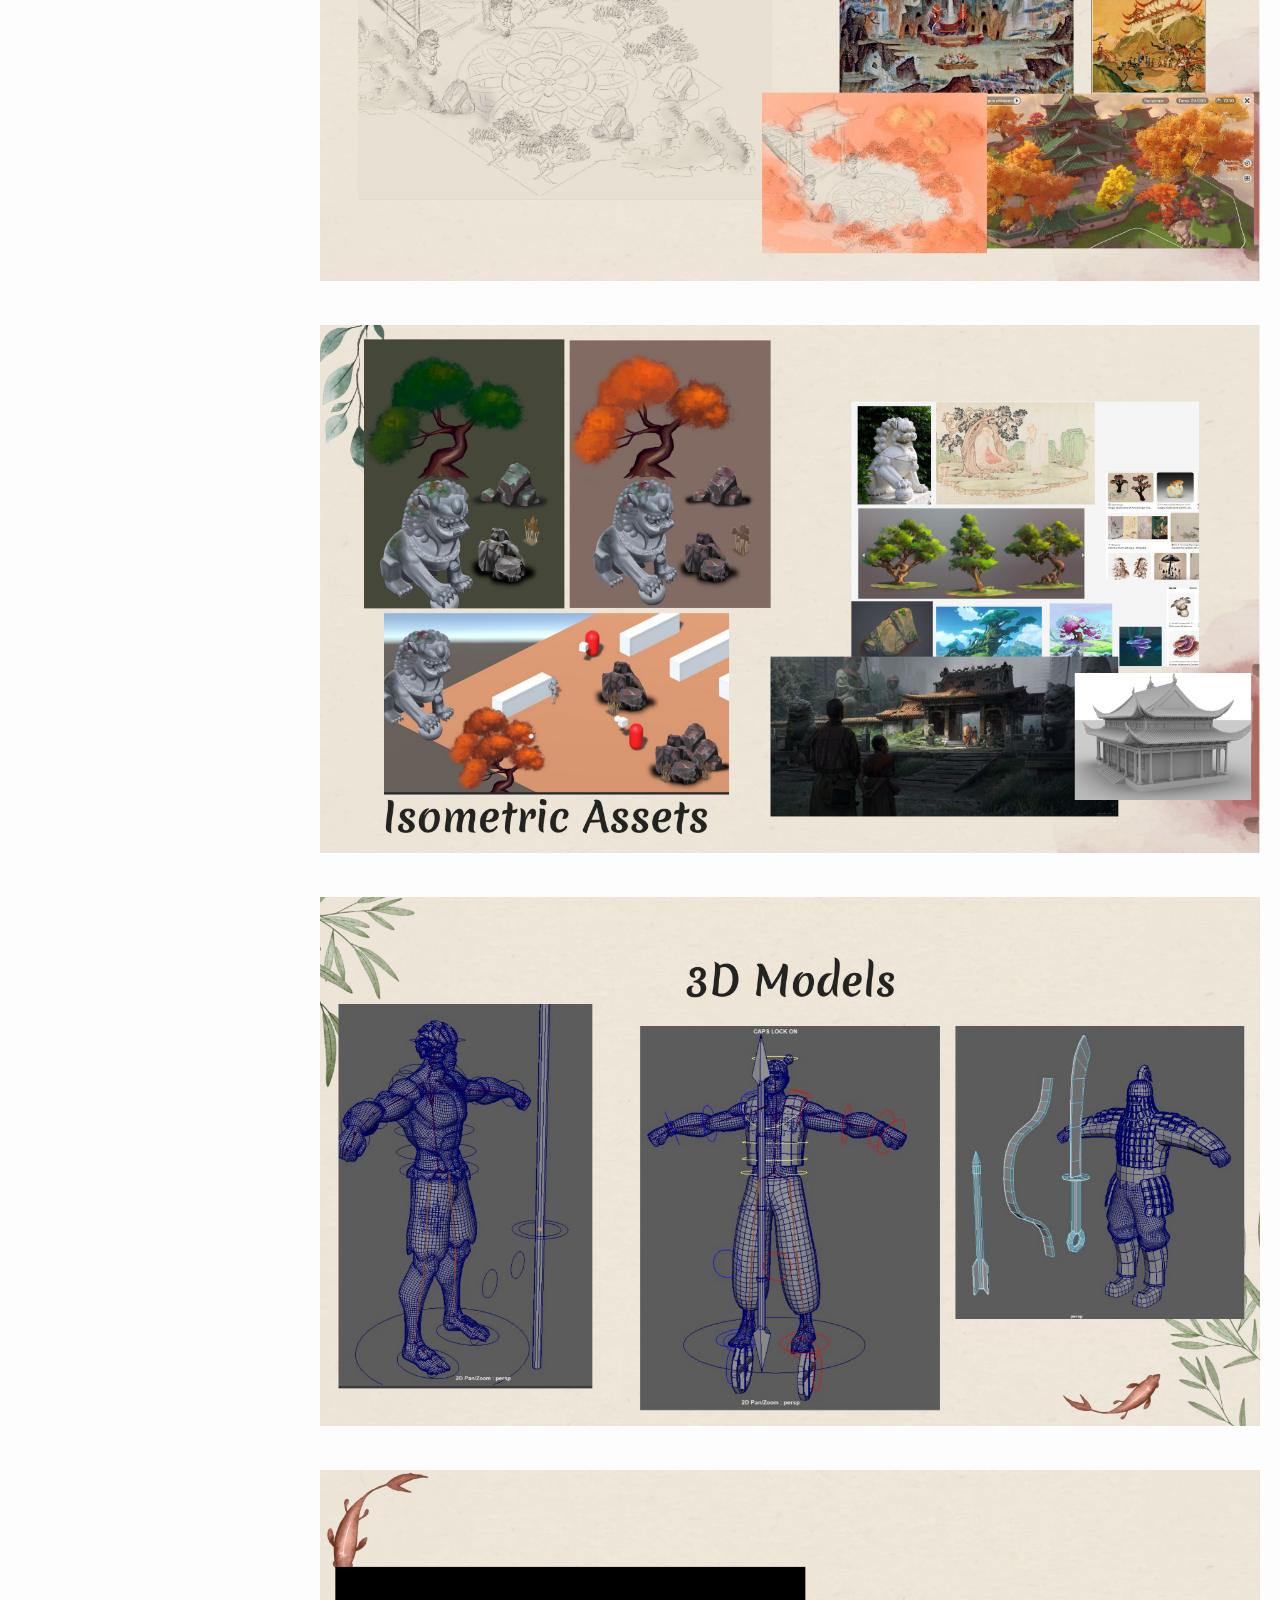
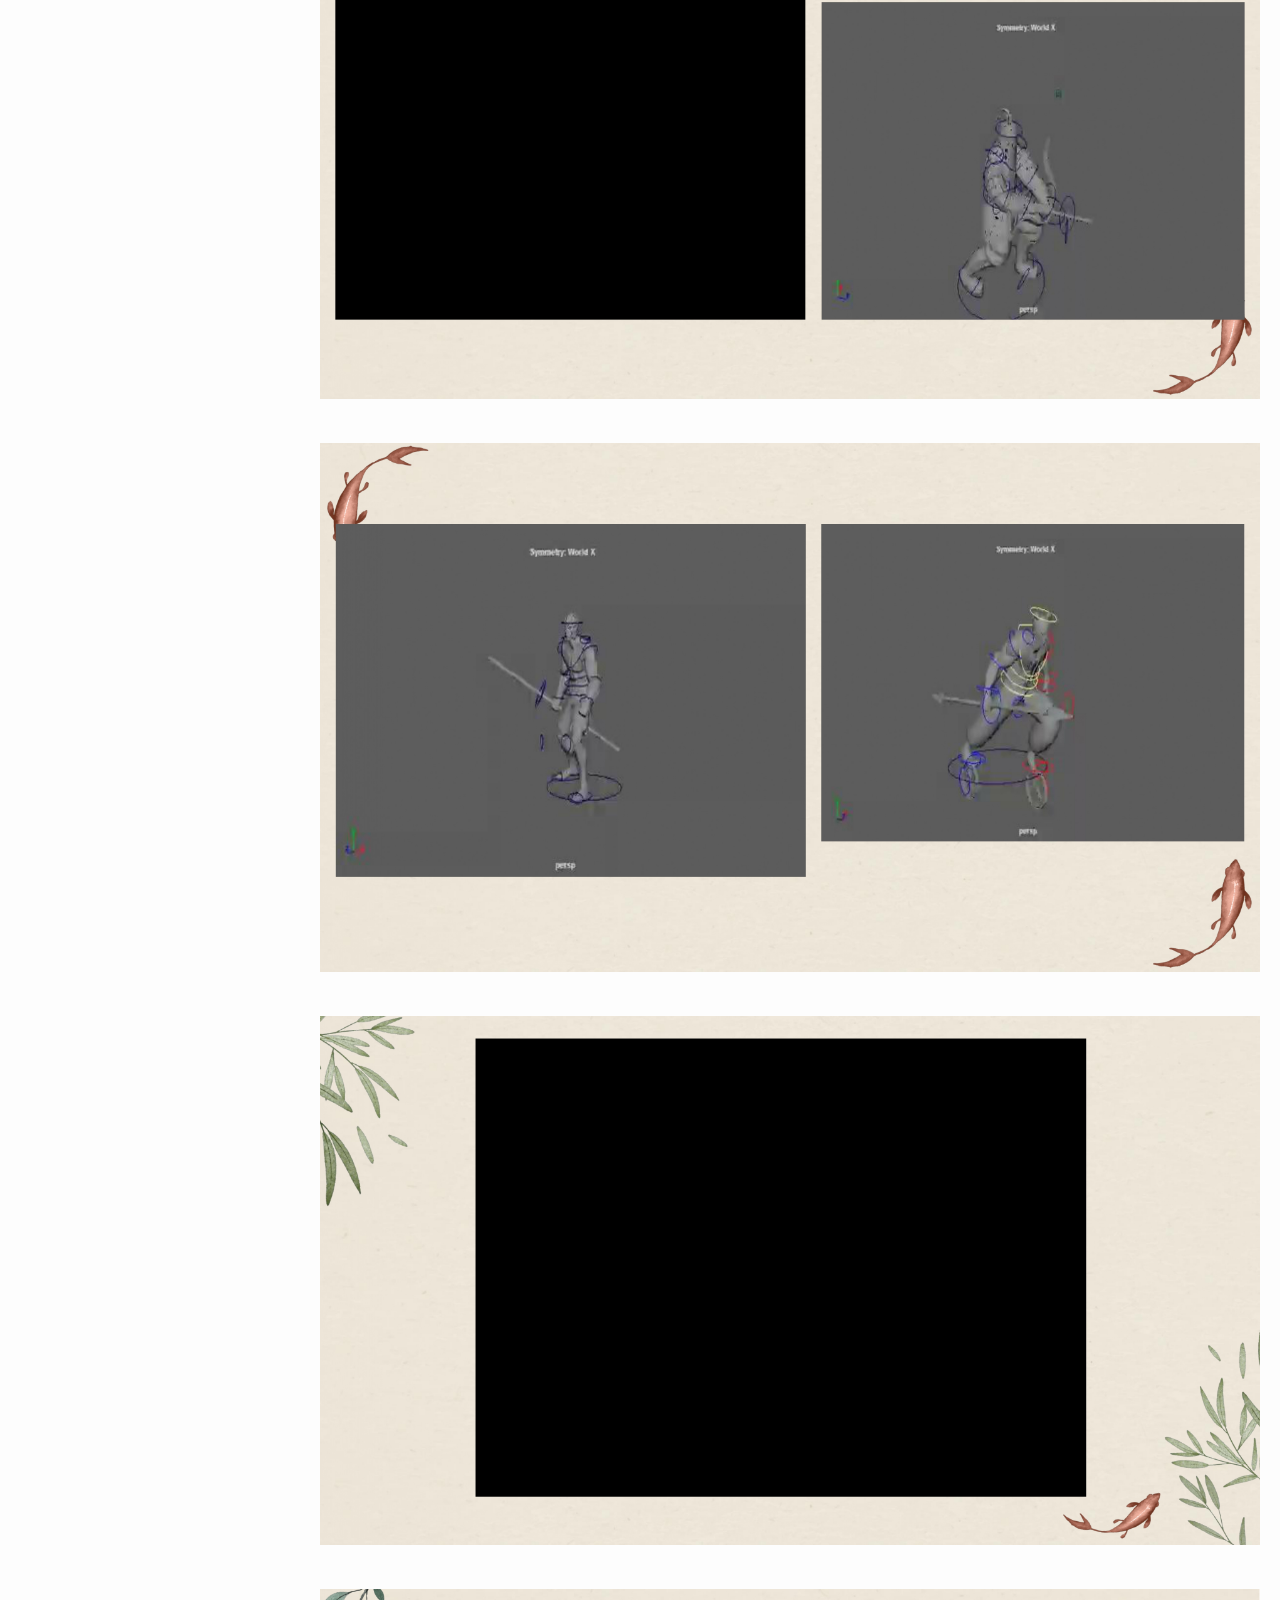
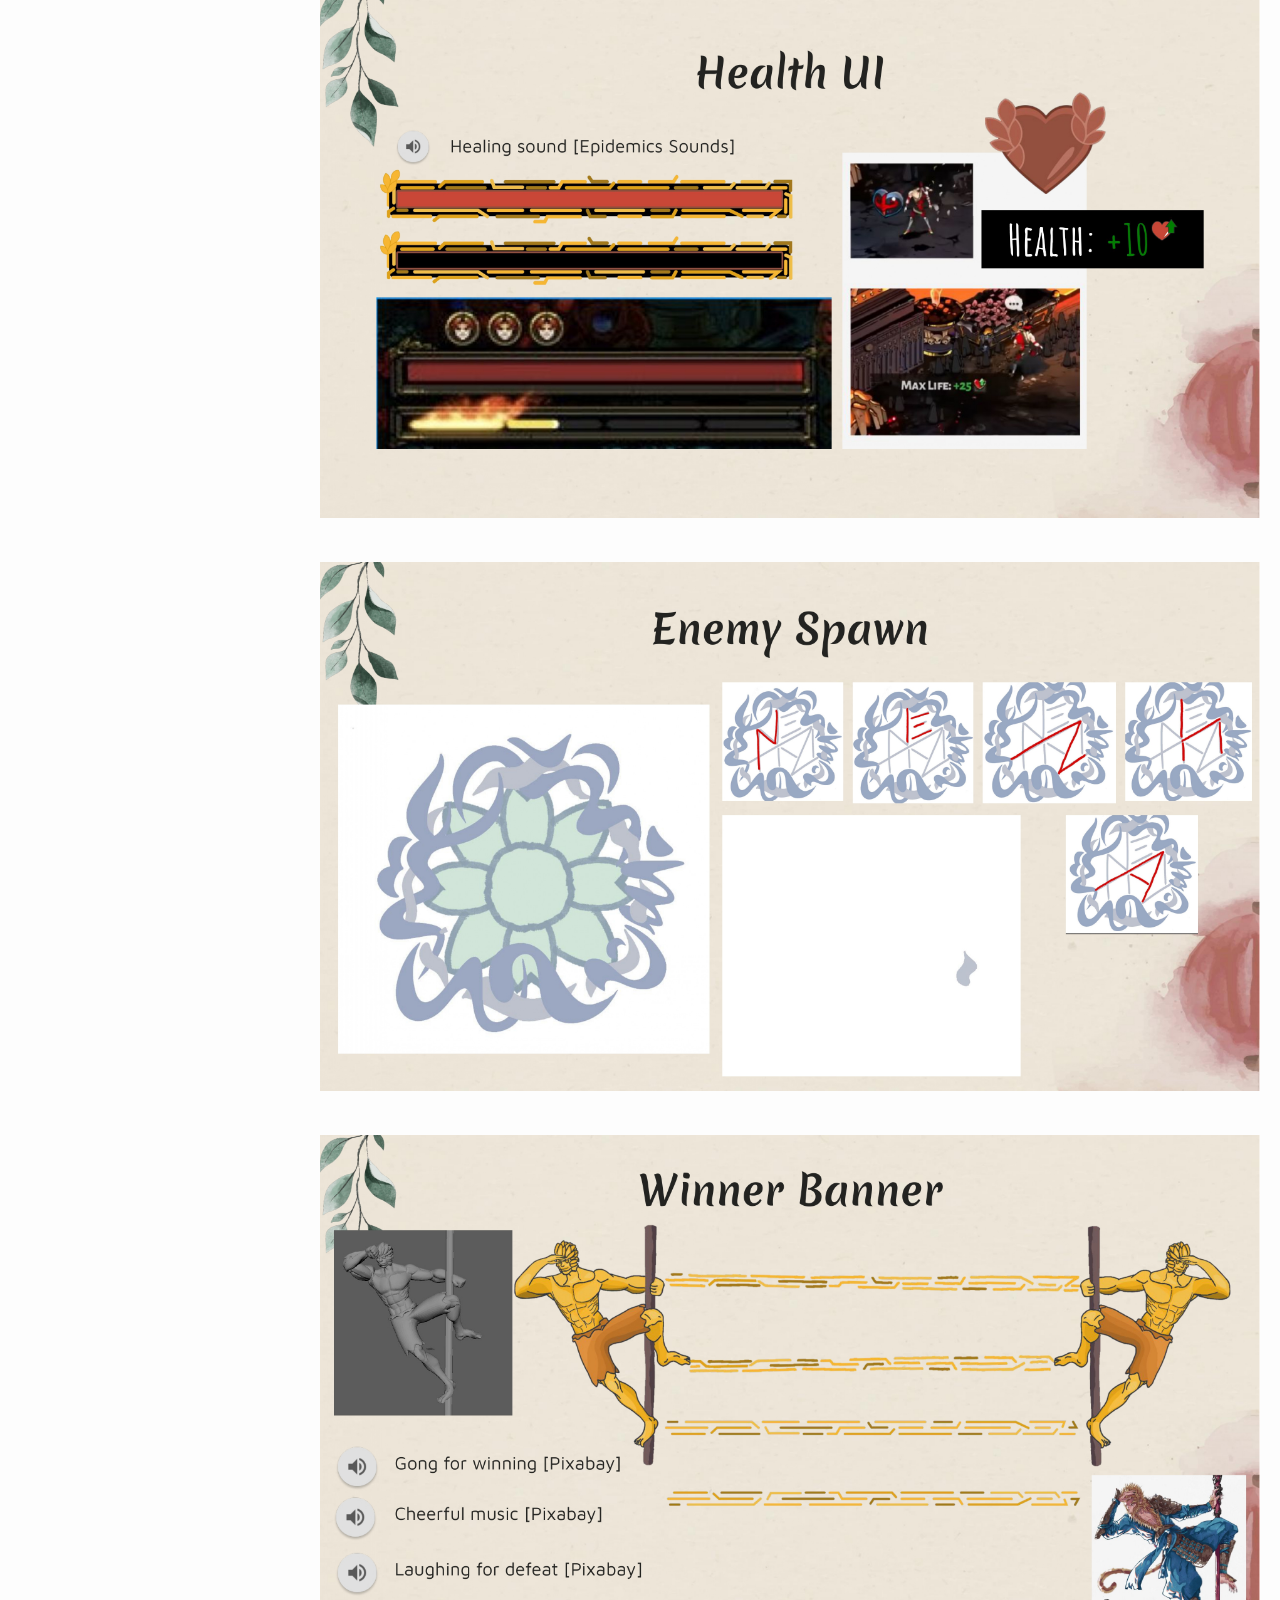
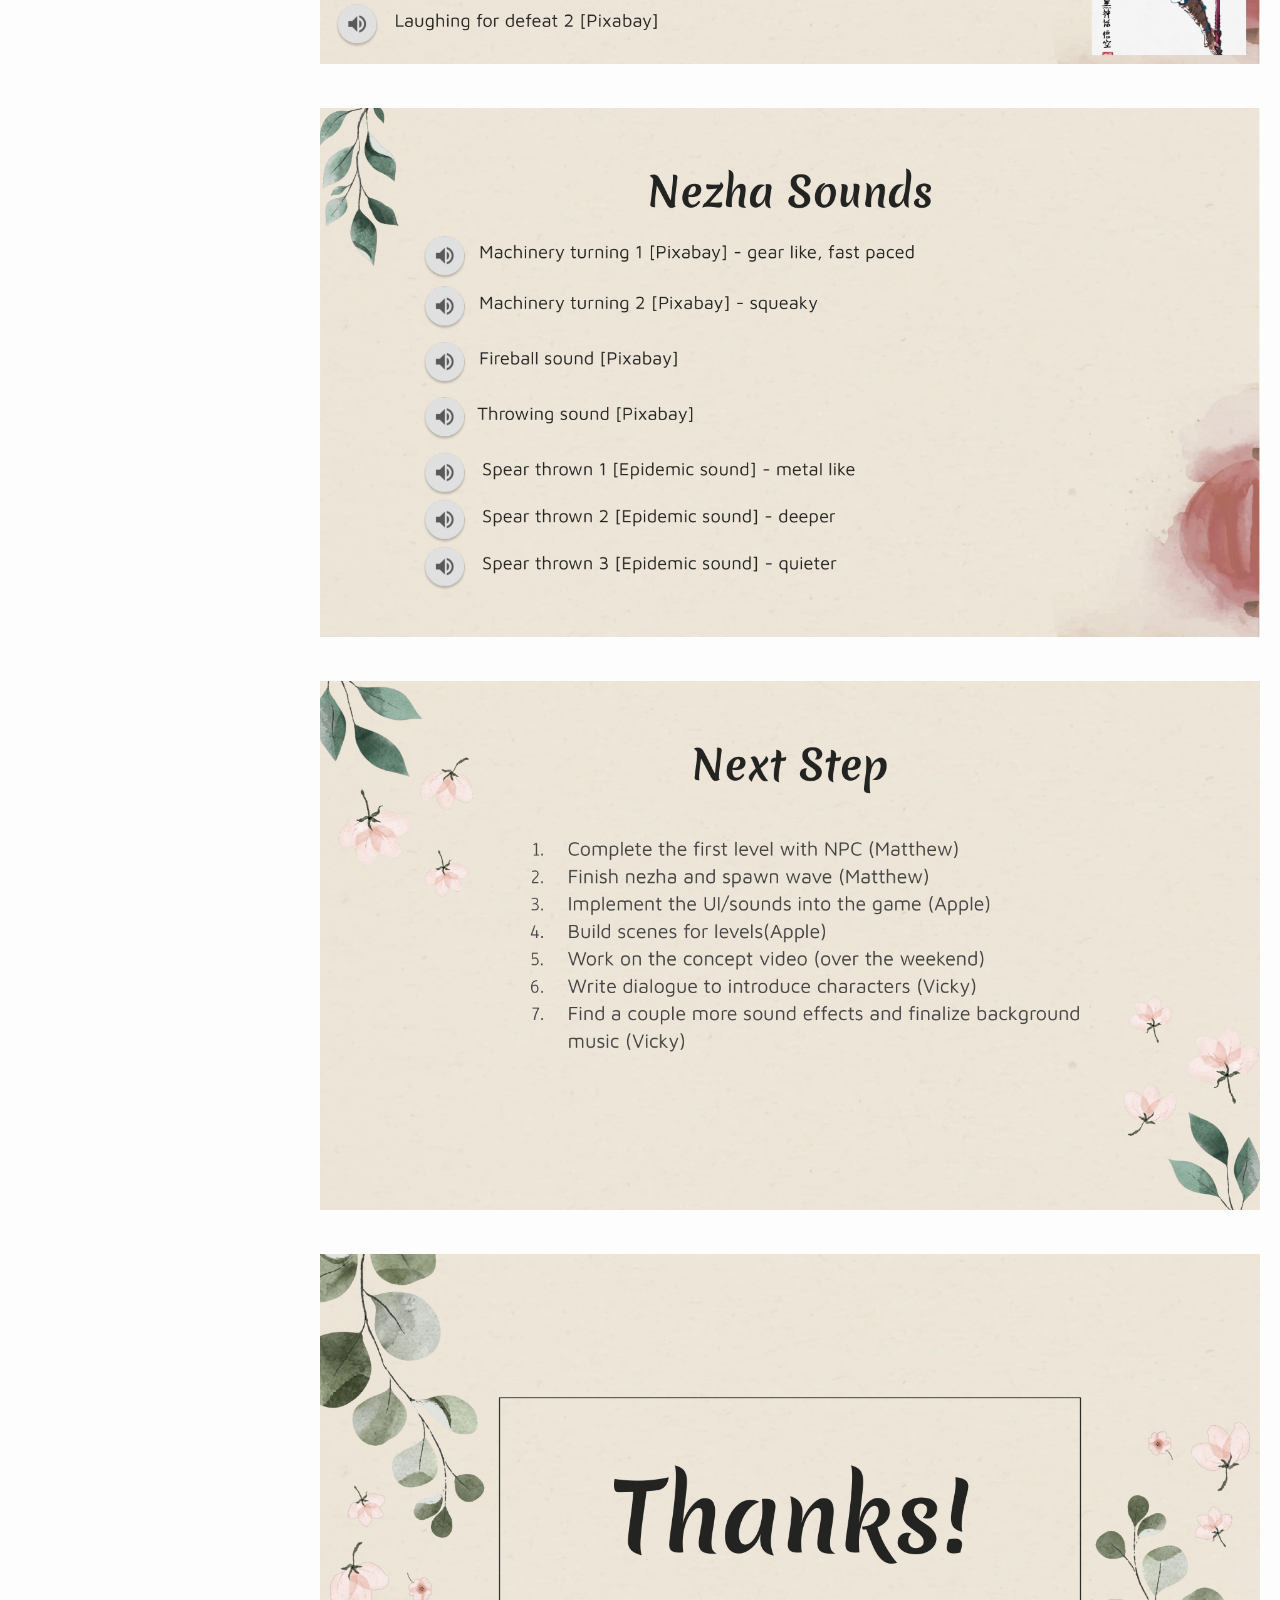
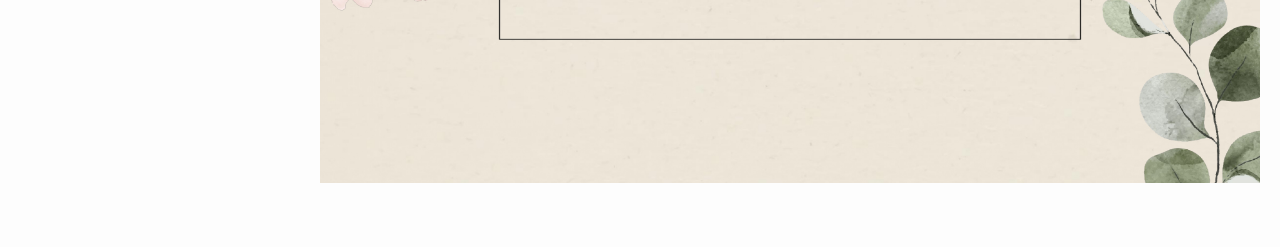
<file: SunWukong.html>
<!DOCTYPE html>
<html lang="en">
<head>
    <meta charset="UTF-8">
    <meta http-equiv="X-UA-Compatible" content="IE=edge">
    <meta name="viewport" content="width=device-width, initial-scale=1.0">
    <title>SunWukong</title>

    <!-- font awesome cdn link  -->
    <link rel="stylesheet" href="https://cdnjs.cloudflare.com/ajax/libs/font-awesome/5.15.3/css/all.min.css">
  

    <!-- custom css file link  -->
    <link rel="stylesheet" href="css/style.css">

</head>
<body>

<!-- custom cursors  -->
<div class="cursor-1"></div>
<div class="cursor-2"></div>


<div id="menu-bars" class="fas fa-bars"></div>
    
<!-- header section starts  -->

<header>

    <a href="#" class="logo"> Apple Sun </a>

    <nav class="navbar">
        <a href="index.html#home">home</a>
        <a href="index.html#portfolio">portfolio</a>
        <a href="index.html#about">about</a>
        <a href="index.html#contact">contact</a>
    </nav>

    <div class="follow">
        <a href="https://www.facebook.com/Zhuofan Su/" class="fab fa-facebook-f"></a>
        <a href="https://www.instagram.com/catcatgirlo_o/" class="fab fa-instagram"></a>
        <a href="mailto:zhuofans@andrew.cmu.edu" class="fas fa-envelope"></a>
        <a href="https://www.linkedin.com/in/apple-sun-2948a728a/" class="fab fa-linkedin"></a>
        <!--
            Font Awesome classes. Font Awesome has two types of classes for icons:

            Brands Icons (e.g., "fab fa-facebook-f"): These are used for social media icons and are prefixed with "fab."
            
            Solid Icons (e.g., "fas fa-envelope"): These are used for solid-filled icons and are prefixed with "fas."
        -->
    </div>

</header>

<!-- header section ends -->
<!-- title section starts -->
<section id="portfolio">
    <!--
    <div class="portfolio-intro">
        <h1 class="portfolio-title">Touching Museum</h1>
        <h2 class="portfolio-subtitle">Human-computer interaction design</h2>
        <h2 class="portfolio-subtitle">User experience design</h2>
        <p class="portfolio-date">Time: 2021.5</p>
        <p class="portfolio-personal">Personal Design</p>
    </div>
     -->
     <!--
    <div class="portfolio-description">
        <h3 class="description-title"></h3>
        <img src="images/museum/touch museum.jpg" alt="Portfolio introduction image">
    </div>
    -->
    <div class="portfolio-video">
        <h3 class="description-title"></h3>
        <!-- Insert YouTube video -->
        <div class="youtube-video">
            <iframe width="1000" height="600
            " src="https://www.youtube.com/embed/aa-wwph96VU" title="YouTube video player" frameborder="0" allow="accelerometer; autoplay; clipboard-write; encrypted-media; gyroscope; picture-in-picture; web-share" allowfullscreen></iframe>
        </div>
        <!-- Portfolio introduction image (optional) -->
        <!-- <img src="images/museum/touch museum.jpg" alt="Portfolio introduction image"> -->
    </div>

    <div class="portfolio-content">
        <h3 class="content-title"></h3>
        <div class="portfolio-item">
            <img src="images/sunwukong/s/Sun WuKong Beta_page-0001.jpg" alt="Content image 1">
        </div>
        <div class="portfolio-item">
            <img src="images/sunwukong/s/Sun WuKong Beta_page-0002.jpg" alt="Content image 3">
        </div>
        <div class="portfolio-item">
            <img src="images/sunwukong/s/Sun WuKong Beta_page-0003.jpg" alt="Content image 4">
        </div>
        <div class="portfolio-item">
            <img src="images/sunwukong/s/Sun WuKong Beta_page-0004.jpg" alt="Content image 4">
        </div>
        <div class="portfolio-item">
            <img src="images/sunwukong/s/Sun WuKong Beta_page-0005.jpg" alt="Content image 4">
        </div>
        <div class="portfolio-item">
            <img src="images/sunwukong/s/Sun WuKong Beta_page-0006.jpg" alt="Content image 4">
        </div>
        <div class="portfolio-item">
            <img src="images/sunwukong/s/Sun WuKong Beta_page-0007.jpg" alt="Content image 4">
        </div>
        <div class="portfolio-item">
            <img src="images/sunwukong/s/Sun WuKong Beta_page-0008.jpg" alt="Content image 4">
        </div>
        <div class="portfolio-item">
            <img src="images/sunwukong/s/Sun WuKong Beta_page-0009.jpg" alt="Content image 4">
        </div>
        <div class="portfolio-item">
            <img src="images/sunwukong/s/Sun WuKong Beta_page-0010.jpg" alt="Content image 4">
        </div>
        <div class="portfolio-item">
            <img src="images/sunwukong/s/Sun WuKong Beta_page-0011.jpg" alt="Content image 4">
        </div>
        <div class="portfolio-item">
            <img src="images/sunwukong/s/Sun WuKong Beta_page-0012.jpg" alt="Content image 4">
        </div>
        <div class="portfolio-item">
            <img src="images/sunwukong/s/Sun WuKong Beta_page-0013.jpg" alt="Content image 4">
        </div>
        <div class="portfolio-item">
            <img src="images/sunwukong/s/Sun WuKong Beta_page-0014.jpg" alt="Content image 4">
        </div>
        <div class="portfolio-item">
            <img src="images/sunwukong/s/Sun WuKong Beta_page-0015.jpg" alt="Content image 4">
        </div>
        <div class="portfolio-item">
            <img src="images/sunwukong/s/Sun WuKong Beta_page-0016.jpg" alt="Content image 4">
        </div>
    </div>
</section>
<!-- title section ends -->

<!-- custom js file link  -->
<script src="js/script.js"></script>



</body>
</html>
</file>
<file: css/style.css>
@import url('https://fonts.googleapis.com/css2?family=Roboto+Mono:ital,wght@0,300;0,400;0,500;0,600;1,700&display=swap" rel="stylesheet');
@import url('https://fonts.googleapis.com/css2?family=Rowdies:wght@300;400;700&display=swap');

:root{
    --main-color:#333333;
}


*{
    font-family: 'Roboto Mono', monospace;
    margin:0; padding:0;
    box-sizing: border-box;
    outline: none; border:none;
    text-decoration: none;
    /*text-transform: capitalize;*/
    transition: all .2s linear;
    line-height: 1.5;
}

html{
    font-size: 62.5%;
    overflow-x: hidden;/*隐藏滚动条*/
    scroll-behavior: smooth;/*平滑过渡，视觉增强*/
}

body{
    background: #fdfdfd;
    padding-left: 30rem;
}

section{
    padding:1rem 5%;
    min-height: 100vh;
}

.heading{
    font-size: 4rem;
    padding-bottom: 1rem;
    color:#111;
    text-transform: uppercase;
}

.heading span{
    color:var(--main-color);
    text-transform: uppercase;
}

.btn{
    display: inline-block;
    margin-top: 1rem;
    padding:.8rem 3rem;
    background:#111;
    color:#fff;
    cursor: pointer;
    font-size: 1.7rem;
}

.btn:hover{
    background:#111;
    letter-spacing: .2rem;
}

header {
    position: fixed;           /* The header is fixed, so it stays in the same position even as the user scrolls. */
    top: 0;                    /* Fixed at the top of the viewport. */
    left: 0;                   /* Fixed at the left edge of the viewport. */
    bottom: 0;                 /* Fixed at the bottom of the viewport. */
    background: #222;          /* Background color of the header, which is dark gray (#222). */
    display: flex;             /* The header is a flex container. */
    align-items: center;       /* Aligns its children vertically at the center. */
    justify-content: space-between; /* Distributes children horizontally with space between them. */
    z-index: 1000;             /* Sets the stacking order of the header. It appears above other elements with lower z-index values. */
    flex-flow: column;         /* The children are laid out in a column direction. */
    padding: 8rem 2rem;        /* Adds 8rem (vertical) and 2rem (horizontal) padding to the header. */
    width: 30rem;              /* Sets the width of the header to 30rem. */
    text-align: center;        /* Centers the text content horizontally. */
}

header .logo{
    text-transform: uppercase;
    color:#fff;
    font-size: 3rem;
    font-weight: bolder;
}

header .navbar a{
    display: block;
    font-size: 2rem;
    color:#fff;
    margin:2rem 0;
}

header .navbar a:hover{
    letter-spacing: .2rem;
    color:#a37893c0;
}

header .follow a{
    font-size: 2.5rem;
    color:#fff;
    margin:0 .7rem;
}

header .follow a:hover{
    color:var(--main-color);
}

#menu-bars{
    position: fixed;
    top:1rem; right: 1rem;
    z-index: 10000;
    background:var(--main-color);
    color:#fff;
    border-radius: .5rem;
    padding:1rem 1.5rem;
    font-size: 3rem;
    cursor:pointer;
    display: none;
}
@font-face {
    font-family: 'CustomFont';
    src: url('fonts/CustomFont.ttf') format('truetype');
}

.special-font {
    font-family: 'Rowdies', cursive;
    font-size: 2rem;
}


.cursor-1{
    position: absolute;
    top:0; left:0;
    height:1rem; width:1rem;
    background: var(--main-color);
    pointer-events: none;
    transform: translate(-50%, -50%);
    border-radius: 50%;
    z-index: 10000;
}

.cursor-1.active{
    height:7rem;
    width:7rem;
    opacity: .3;
}

.cursor-2{
    position: absolute;
    top:0; left:0;
    height:4rem; width:4rem;
    border:.1rem solid var(--main-color);
    pointer-events: none;
    transform: translate(-50%, -50%);
    border-radius: 50%;
    z-index: 10000;
    transition: .3s linear;
}

.cursor-2.active{
    display: none;
}

.home{
    display: flex;
    align-items: center;
    flex-wrap: wrap;
    gap:1.5rem;
}

.home .image{
    flex:1 1 40rem;
}

.home .image img{
    width:100%;
}

.home .content{
    flex:1 1 40rem;
}

.home .content .hi{
    font-size: 2rem;
    color:var(--main-color);
}

.home .content h3{
    font-size: 4.5rem;
    color:#111;
    text-transform: uppercase;
}


.home .content h3 span{
    color:var(--main-color);
    text-transform: uppercase;
}

.home .content h5 span{
    color:var(--main-clor);
    text-transform: lowercase;
}

.home .content .info{
    font-size: 2.5rem;
    color:#111;
    padding:.5rem 0;
}

.home .content .text{
    font-size: 1.7rem;
    color:#666;
    padding:.5rem 0;
}

.about .row-1{
    display: flex;
    flex-wrap: wrap;
    gap:1.5rem;
    padding-bottom: 2rem;
}

.about .row-1 .image{
    flex:0.5 0.5 20rem;
}

.about .row-1 .image img{
    height: 100%;
    width:100%;
    object-fit: cover;
    border:none;
    border-radius: .5rem;
    box-shadow: 0 .5rem 1rem rgba(0,0,0,.1);
}

.about .row-1 .content{
    flex:1 1 50rem;
}

.about .row-1 .content h3{
    color:#333;
    font-size: 3.5rem;
}
.about .row-1 .content h4 {
    color: #333;
    font-size: 2.5rem;
}
.about .row-1 .content p{
    color:#666;
    font-size: 1.7rem;
    padding:.5rem 0;
}

.about .row-1 .content .box-container{
    display: flex;
    flex-wrap: wrap;
    gap:1.5rem;
    padding: 0.5rem 0;
}

.about .row-1 .content .box-container .box{
    flex:1 1 20rem;
}

.about .row-1 .content .box-container .box span{
    color:var(--main-color);
}

.about .row-2{
    display: flex;
    flex-wrap: wrap;
    gap:1.5rem;
    padding-bottom: 2rem;
}

.about .row-2 .image{
    flex:1 1 25rem;
}

.about .row-2 .image img{
    height: 100%;
    width:100%;
    object-fit: cover;
    border:none;
    border-radius: .5rem;
    box-shadow: 0 .5rem 1rem rgba(0,0,0,.1);
}

.about .row-2 .content{
    flex:1 1 50rem;
}

.about .row-2 .content h3{
    color:#333;
    font-size: 3.5rem;
}
.about .row-2 .content h4 {
    color: #333;
    font-size: 2.5rem;
}
.about .row-2 .content p{
    color:#666;
    font-size: 1.7rem;
    padding:.5rem 0;
}

.about .row-2 .content .box-container{
    display: flex;
    flex-wrap: wrap;
    gap:1.5rem;
    padding: 0.5rem 0;
}

.about .row-2 .content .box-container .box{
    flex:1 1 20rem;
}

.about .row-2 .content .box-container .box span{
    color:var(--main-color);
}


.service .box-container{
    display: flex;
    flex-wrap: wrap;
    gap:1.5rem;
}

.service .box-container .box{
    flex:1 1 30rem;
    text-align: center;
    padding:2rem;
    background:#fff;
    border-radius: .5rem;
    box-shadow:0 .5rem 1rem rgba(0,0,0,.1);
}

.service .box-container .box i{
    height:6rem;
    width:6rem;
    line-height: 6rem;
    font-size: 2.5rem;
    color:#fff;
    background:var(--main-color);
    border-radius: 50%;
}

.service .box-container .box h3{
    color:#444;
    font-size: 2.2rem;
    padding-top: 1rem;
}

.service .box-container .box p{
    color:#666;
    font-size: 1.7rem;
    padding-top: .5rem;
}

.experience .box-container{
    display: flex;
    flex-wrap: wrap;
}

.experience .box-container .box{
    position: relative;
    flex:1 1 33rem;
    border-left: .2rem solid var(--main-color);
    padding-left: 2rem;
    padding-right: 2rem;
    padding-bottom: 2rem;    
}

.experience .box-container .box::before{
    content: '';
    position: absolute;
    top:0; left:-1rem;
    height:2rem;
    width:2rem;
    border-radius: 50%;
    background:var(--main-color);
}

.experience .box-container .box .content{
    background:#fff;
    padding:1.5rem;
    box-shadow: 0 .5rem 1rem rgba(0,0,0,.1);
    border-radius: .5rem;
}

.experience .box-container .box .content span{
    color:#fff;
    font-size: 1.7rem;
    background:var(--main-color);
    border-radius: 50rem;
    padding:.4rem 1rem;
}

.experience .box-container .box .content h3{
    font-size: 2.5rem;
    padding:.5rem 0;
    color:#111;
}

.experience .box-container .box .content p{
    font-size: 1.5rem;
    color:#666;
}
/* Category container layout */
.category-container {
    margin-bottom: 2rem;   /* Add some space between categories */
}

/* Ensure each category's boxes are arranged as flex containers */
.box-container {
    display: flex;
    flex-wrap: wrap;
    gap: 1.5rem;           /* Space between each box */
}

/* Responsive vertical stacking of category containers */
.portfolio .category-container {
    display: block;
    margin-bottom: 2rem;
}

/* Box layout remains the same */
.portfolio .box-container .box {
    flex: 1 1 30rem;
    height: 25rem;
    position: relative;
    overflow: hidden;
    border: 1rem solid #fff;
    box-shadow: 0 .5rem 1rem rgba(0, 0, 0, .1);
    background: #fff;
    border-radius: .5rem;
}

/* Image and other elements remain the same */
.portfolio h2 {
    color: #333;           
    font-size: 3rem;        
    font-weight: bold;      
    margin-bottom: 1.5rem; 
    text-transform: uppercase; 
    letter-spacing: 0.1rem; 
    text-align: center;     
}
.h2 {
    color: #333;            
    font-size: 3rem;        
    font-weight: bold;      
    margin-bottom: 1.5rem;  
    text-transform: uppercase; 
    letter-spacing: 0.1rem; 
    text-align: center;    
}

.portfolio .box-container .box img {
    height: 100%;
    width: 100%;
    object-fit: cover;
    border-radius: .5rem;
}

.portfolio .box-container{
    display: flex;
    flex-wrap: wrap;
    gap:1.5rem;
}

.portfolio .box-container .box{
    flex:1 1 30rem;
    height:25rem;
    position: relative;
    overflow:hidden;
    border:1rem solid #fff;
    box-shadow: 0 .5rem 1rem rgba(0,0,0,.1);
    background:#fff;
    border-radius: .5rem;
}

.portfolio .box-container .box img{
    height:100%;
    width:100%;
    object-fit: cover;
    border-radius: .5rem;
    position: relative;
    z-index: 1;
}

.portfolio .box-container .box:hover img{
    height:75%;
    width:75%;
}

.portfolio .box-container .box h3{
    position: absolute;
    bottom:.5rem; left:1rem;
    font-size: 2.5rem;
    color:#333;
    text-transform: uppercase;
}

.portfolio .box-container .box .icons{
    position: absolute;
    top:1rem; right:1rem;
}

.portfolio .box-container .box .icons a{
    display: block;
    height:4rem;
    width:4rem;
    border-radius: .5rem;
    background: #eee;
    color:#333;
    font-size: 1.7rem;
    line-height: 4rem;
    text-align: center;
    margin-bottom: 1rem;
}

.portfolio .box-container .box .icons a:hover{
    background:var(--main-color);
    color:#fff;
}

/* 为 game-box 设置定制样式，增加选择器优先级 */
.portfolio .category-container .game-box {
    width: 60%;          /* 将宽度减少到 60% */
    height: 50rem;       /* 增加高度到 50rem */    /* 让 box 居中 */
}

/* 确保图片大小符合新的 box 尺寸 */
.portfolio .category-container .game-box img {
    width: 100%;         
    height: 100%;       
    object-fit: cover;   
}

.video-container {
    position: relative;
    width: 100%;         
    padding-bottom: 56.25%; 
    height: 0;            
}

.video-container iframe {
    position: absolute;
    top: 0;
    left: 0;
    width: 100%;          
    height: 100%;         
    border: 0;           
}


/* 为副标题设置灰色小字样式 */
.subtext {
    font-size: 0.9rem;     
    color: grey;           
    margin-top: 0.2rem;   
    text-align: center;   
    font-style: italic;    
}

/* 去掉 h2 链接的默认下划线 */
.category-container a {
    text-decoration: none;
    color: inherit; 
}

.category-container a {
    text-decoration: none;
    color: inherit;           
}




.contact .icons-container{
    display: flex;
    gap:1.5rem;
    flex-wrap: wrap;
    padding-bottom: 2rem;
}

.contact .icons-container .icons{
    flex:1 1 25rem;
    text-align: center;
    padding:2rem;
    background:#fff;
    box-shadow: 0 .5rem 1rem rgba(0,0,0,.1);
    border-radius: .5rem;
}

.contact .icons-container .icons i{
    height:5rem;
    width:5rem;
    line-height: 5rem;
    font-size: 2rem;
    background: var(--main-color);
    color:#fff;
    border-radius: 50%;
}

.contact .icons-container .icons h3{
    color:#111;
    font-size: 2rem;
    padding:.5rem 0;
    padding-top: 1rem;
}

.contact .icons-container .icons p{
    color:#666;
    font-size: 1.7rem;
}

.contact .row{
    display: flex;
    flex-wrap: wrap;
    gap:1.5rem;
}

.contact .row form{
    flex:1 1 55rem;
    background:#fff;
    padding:0 2rem;
    box-shadow: 0 .5rem 1rem rgba(0,0,0,.1);
    border-radius: .5rem;
}

.contact .row .map{
    flex:1 1 25rem;
    border:1rem solid #fff;
    box-shadow: 0 .5rem 1rem rgba(0,0,0,.1);
    border-radius: .5rem;
    width: 100%;
}

.contact .row form .box,
.contact .row form textarea{
    width: 100%;
    border-bottom: .1rem solid #333;
    color:#333;
    text-transform: none;
    font-size: 1.7rem;
    padding:1rem 0;
    margin:1rem 0;
}

.contact .row form .box:focus,
.contact .row form textarea:focus{
    border-color: var(#902525);
}

.contact .row form .box::placeholder,
.contact .row form textarea::placeholder{
    text-transform: capitalize;
}

.contact .row form textarea{
    height: 20rem;
    resize: none;
}

.contact .row form .btn{
    margin-top: 0;
    margin-bottom: 1.5rem;
    color: #fff; /* 这将改变按钮文本的颜色 */
    background-color: #131111;
}

.footer{
    margin-top: 2rem;
    font-size: 2rem;
    padding:2.5rem;
    text-align: center;
    color:#666;
    background: #fff;
}

.footer span{
    color:var(--main-color);
}

/* Portfolio Section Styles */
#portfolio {
    padding: 20px;
}

.portfolio-intro, .portfolio-description, .portfolio-content {
    margin-bottom: 20px;
}

.portfolio-title {
    font-size: 2em;
    margin-bottom: 10px;
}

.portfolio-subtitle {
    font-size: 1.5em;
    margin-bottom: 10px;
}

.portfolio-date, .portfolio-personal {
    font-size: 1.2em;
    margin-bottom: 10px;
}

.description-title, .content-title {
    font-size: 1.8em;
    margin-bottom: 20px;
}

.portfolio-description img, .portfolio-content img {
    width: 100%;
    height: auto;
    margin-bottom: 20px;
}

.portfolio-item {
    margin-bottom: 20px;
}

.youtube-video {
    margin: 0 auto;
    max-width: 100%;
    
}
.youtube-video iframe {
    display: block;
    margin: 0 auto;
}
















/* media queries  */
@media (max-width:991px){

    html{
        font-size: 55%;
    }
    
    body{
        padding: 0;
    }

    #menu-bars{
        display: initial;
    }

    header{
        left:-120%;
    }

    header.active{
        left:0%;
    }

    .cursor-1,
    .cursor-2{
        display: none;
    }

}

@media (max-width:450px){

    html{
        font-size: 50%;
    }

    header{
        width:100%;
    }

    .experience .box-container .box{
        padding-right: 0;
    }
    .map-container {
        display: flex;
        justify-content: center;
        align-items: center;
        width: 100%;
        height: 450px; /* 这应该与你的地图的高度相匹配 */
    }

}
</file>
